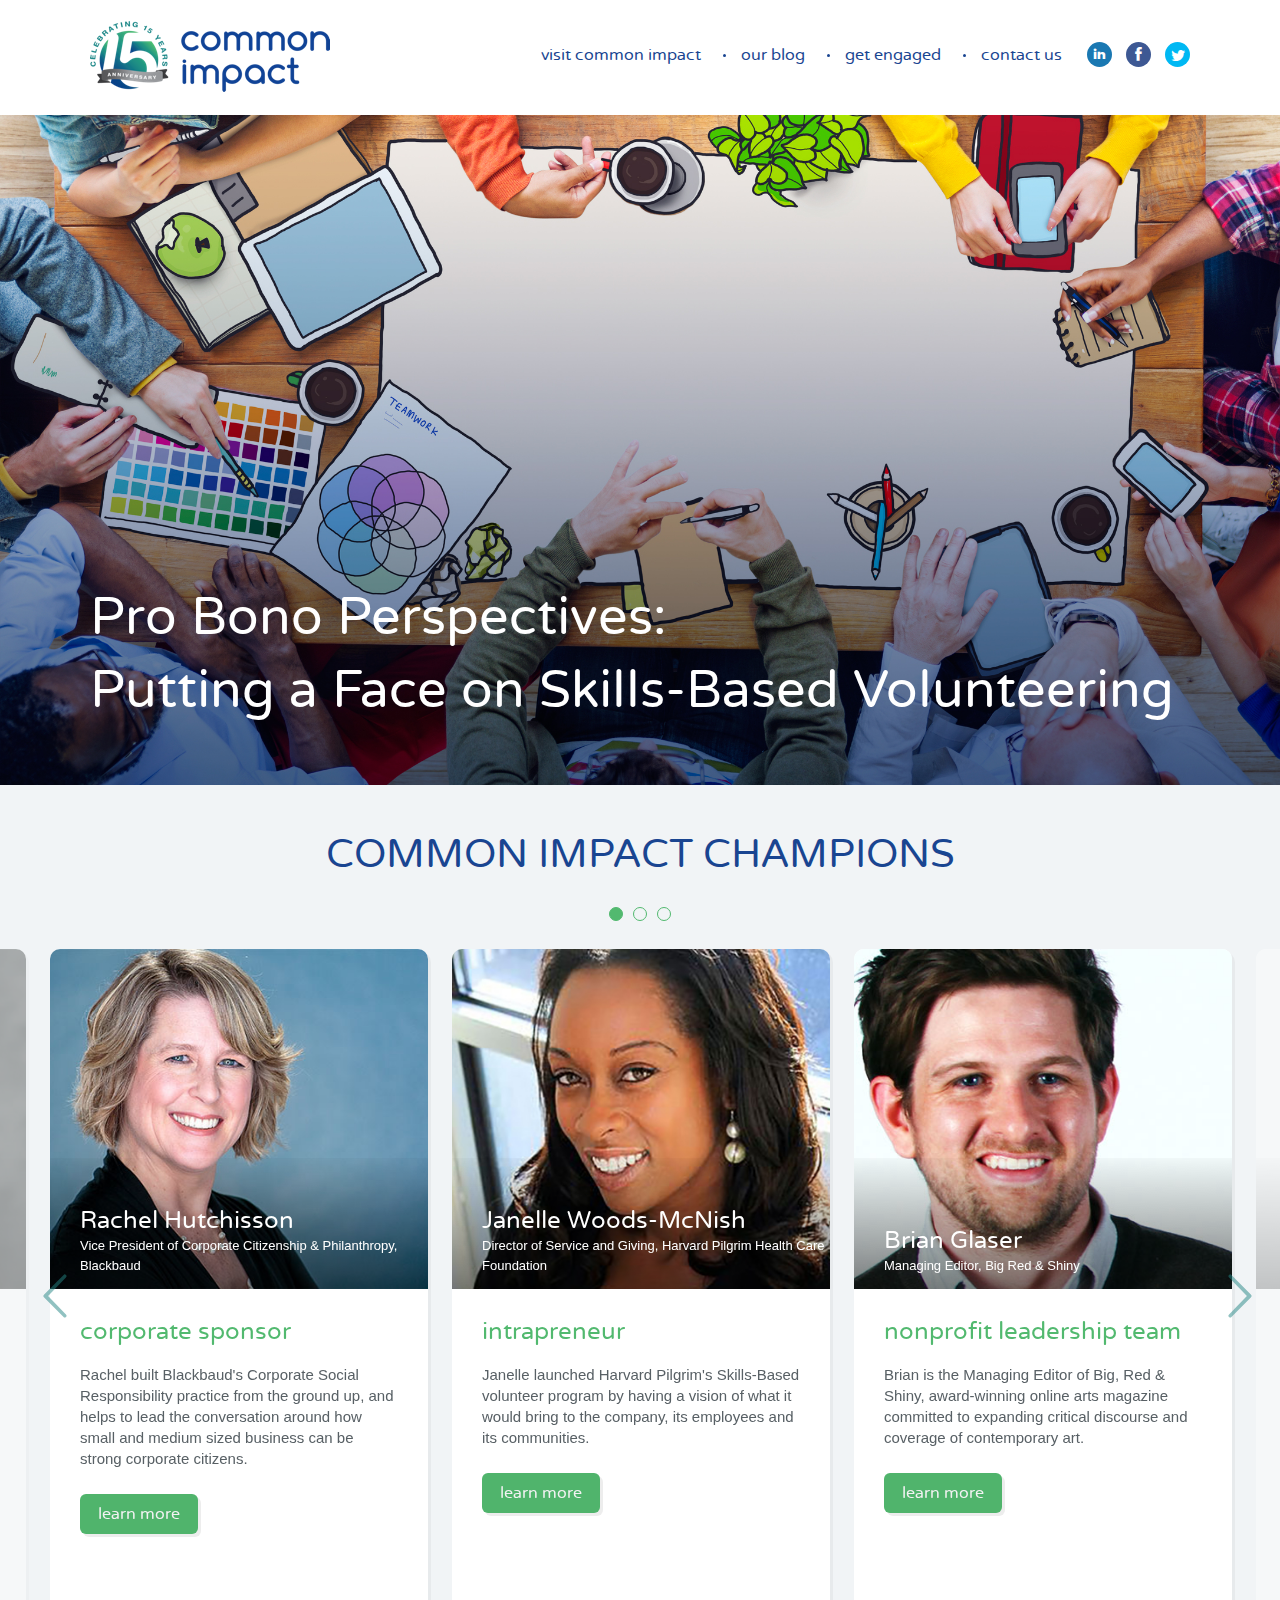
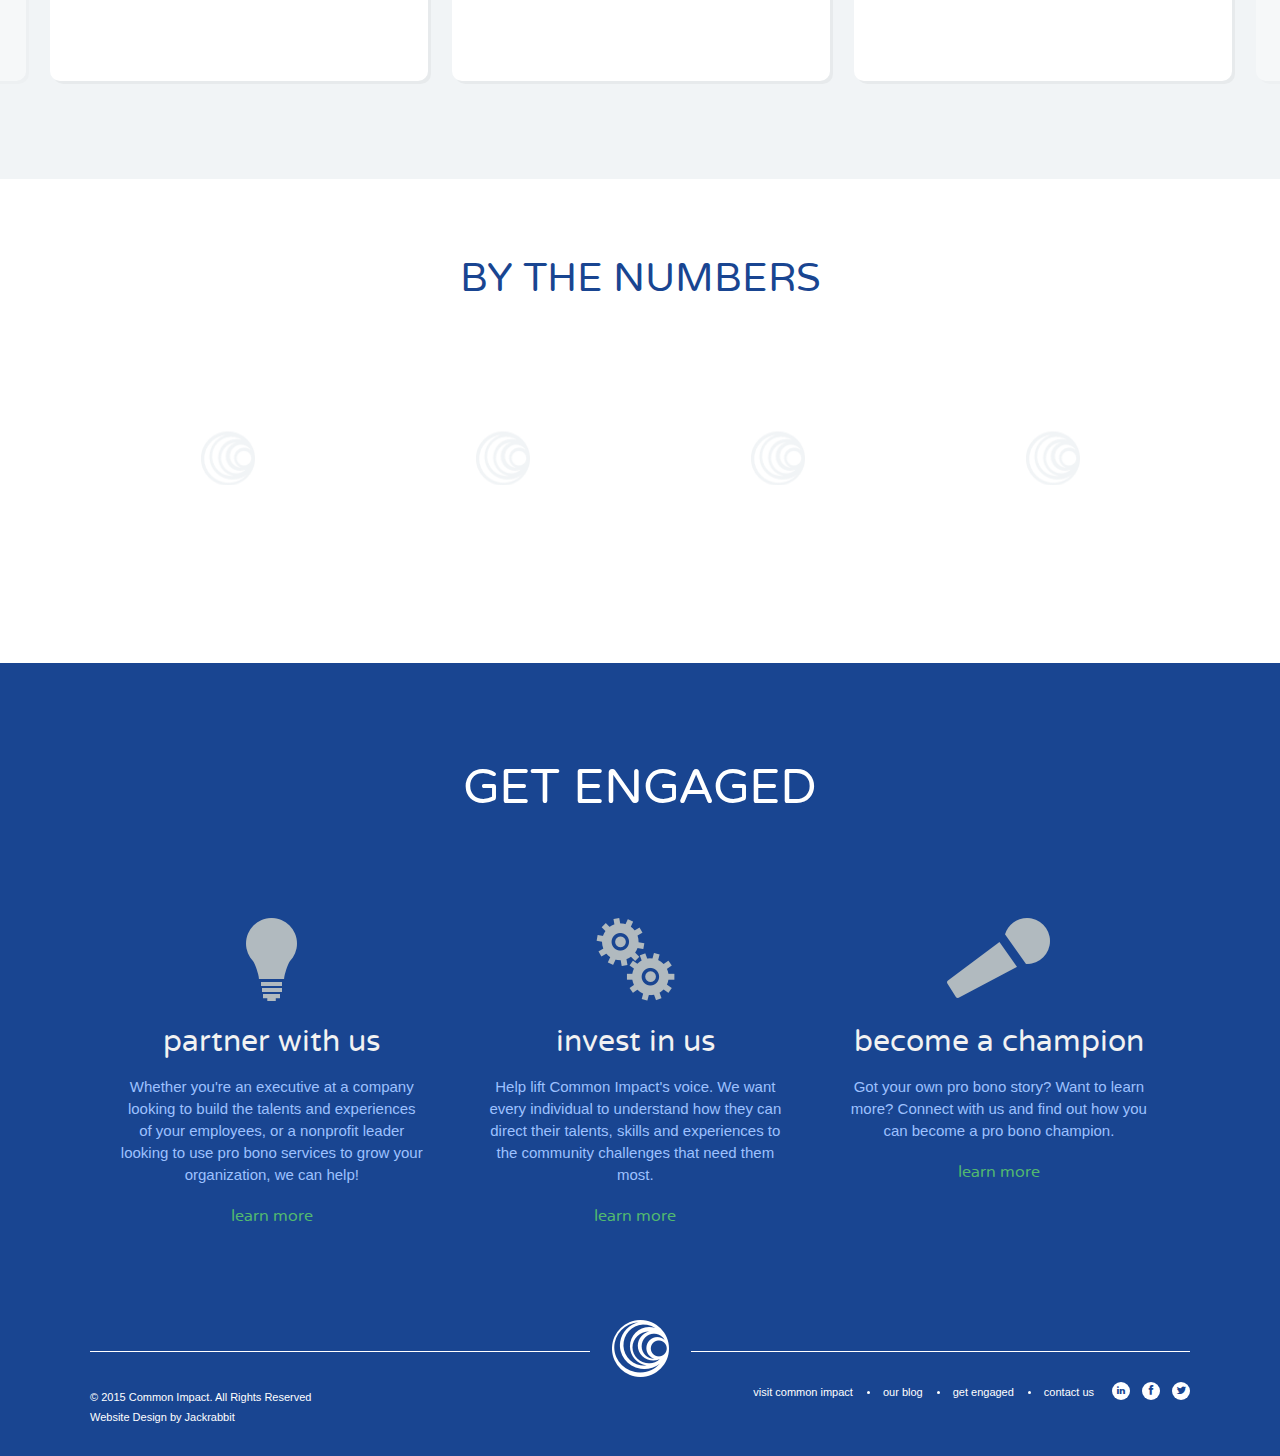
<file: _front/index.html>
<!DOCTYPE html>
<html lang="en">
<head>
    <meta charset="utf-8" />
    <meta name="MSSmartTagsPreventParsing" content="true" /><!--[if lte IE 9]><meta http-equiv="X-UA-Compatible" content="IE=Edge"/><![endif]-->
    <meta name="viewport" content="width=device-width, initial-scale=1, maximum-scale=1, user-scalable=no" />
    <title>Common Impact</title>
	<link type="text/css" rel="stylesheet" media="all" href="ui/css/style.css" />
    <link type="text/plain" rel="author" href="authors.txt" />
    <link type="image/x-icon" rel="shortcut icon" href="favicon.ico" />
    <script src="ui/js/modernizr.js"></script>
    <script src="ui/js/jquery.js" type="text/javascript"></script>
</head>
<body>
  
    <header id="header">
    	<div class="wrap clearfix">
        	<h1 id="logo" class="pull-left">
            	<a href="http://probonoperspectives.org/">
                	<img src="ui/images/logo.png" width="240" height="71" alt="" />
                </a>
            </h1>
            
            <div class="header-right pull-right hidden-s">
            	<div class="clearfix inner-wrap">
                	<div class="header-social pull-right">
                    	<a href="https://www.linkedin.com/grp/home?gid=678067" target="_blank"><i class="social-linkedin"></i></a>
                        <a href="https://www.facebook.com/pages/Common-Impact/95882185891" target="_blank"><i class="social-facebook"></i></a>
                        <a href="https://twitter.com/commonimpact" target="_blank"><i class="social-twitter"></i></a>
                    </div>
                	<nav id="main-nav" class="pull-right">
                    	<ul>
                        	<li><a href="http://commonimpact.org/" target="_blank">visit common impact</a></li>
                            <li><a href="http://commonimpact.org/blog/" target="_blank">our blog</a></li>
                            <li><a href="#getengaged">get engaged</a></li>
                            <li><a href="http://commonimpact.org/about/contact" target="_blank">contact us</a></li>
                        </ul>
                    </nav>
                </div>
            </div><!--header-right-->
        </div>
        
        <div id="toggle_menu_btn" class="visible-s"><span></span></div>
        
        <div id="mobile-menu-wrap">
        	<nav id="mobile-menu">
            	<ul>
                    <li><a href="http://commonimpact.org/" target="_blank">visit common impact</a></li>
                    <li><a href="http://commonimpact.org/blog/" target="_blank">our blog</a></li>
                    <li><a href="#getengaged">get engaged</a></li>
                    <li><a href="http://commonimpact.org/about/contact" target="_blank">contact us</a></li>
                </ul>
            </nav>
            
            <div class="header-social pull-right">
                <a href="https://www.linkedin.com/grp/home?gid=678067" target="_blank"><i class="social-linkedin"></i></a>
                <a href="https://www.facebook.com/pages/Common-Impact/95882185891" target="_blank"><i class="social-facebook"></i></a>
                <a href="https://twitter.com/commonimpact" target="_blank"><i class="social-twitter"></i></a>
            </div>
        </div>
    </header>
	
    
    <div id="hm-banner">
    	<ul>
        	<li>
            	<div class="banner-bg" style="background-image:url(ui/images/banner.jpg)"></div>
                <div class="banner-text">
                	<div class="wrap">
                    	<h2 style="max-width: 786px;"> Pro Bono Perspectives:</h2>
                    	<h2 style="max-width: 100%;">Putting a Face on Skills-Based Volunteering</h2>
                    </div>
                </div>
            </li>
        </ul>
    </div>


	<section id="champions-wrap" class="hm-module">
		<a name="bios"></a>
    	<h3>COMMON IMPACT CHAMPIONS</h3>
    	<ul id="champions">
        	
            
            <li>
            	<div class="flip-container">
                    <div class="flipper">
                        <div class="front">                        
                            <a href="janelle-bio.html"><div class="photo" style="background-image:url(ui/images/woods-mcnish-janelle.jpg)">
                            	<div class="info">
                                	<h5>Janelle Woods-McNish</h5>
                                    <span>Director of Service and Giving, Harvard Pilgrim Health Care Foundation</span>
                                </div> <!--info-->
                             </div> </a>
                             
                            <div class="content-wrap">
                                <h5><span>intrapreneur</span></h5>
                                <p>Janelle launched Harvard Pilgrim's Skills-Based volunteer program by having a vision of what it would bring to the company, its employees and its communities.</p>
                                <a href="#" class="btn light-green-1 flip-btn">learn more</a>
                            </div>
                        </div>
                        
                        <div class="back">
                            <div style="float:left; width:84%;">
                            <h4>Janelle Woods-McNish</h4>
                            </div>
                            <div style="float:right;"> 
                            <a href="#" class="btn light-green-2 flip-btn">X</a>
                            </div>
                            <div class="clearfix"></div>
                            <p>While Skills-Based volunteering is swiftly gaining popularity, it's still a relatively new concept for companies.  One of the keys to unlocking this critical resource are the intrapreneurs, the tireless innovators within companies,  who have a vision for how they can bring SBV to their workplace.  But how do you get started without a formal mandate or resources?</p>

<p>Read Janelle's story and learn how she shaped the business and philanthropic case for Skills-Based volunteering, and planted a seed early on that now results in an increase in employee engagement, skill development and impact on Harvard Pilgrim's philanthropic partners.</p>

							<a href="janelle-bio.html" class="btn light-green-3">read more</a>

                        </div>
                    </div>
                </div>
            </li>
            <li>
            	<div class="flip-container">
                    <div class="flipper">
                        <div class="front">                        
                            <a href="brian-bio.html"><div class="photo" style="background-image:url(ui/images/glaser-brian.jpg)">
                            	<div class="info">
                                	<h5>Brian Glaser</h5>
                                    <span>Managing Editor, Big Red &amp; Shiny</span>
                                </div> <!--info-->
                             </div> </a>
                             
                            <div class="content-wrap">
                                <h5><span>nonprofit leadership team</span></h5>
                                <p>Brian is the Managing Editor of Big, Red &amp; Shiny, award-winning online arts magazine committed to expanding critical discourse and coverage of contemporary art.</p>
                                <a href="#" class="btn light-green-1 flip-btn">learn more</a>
                            </div>
                        </div>
                        
                        <div class="back">
                            <div style="float:left;">
                            <h4>Brian Glaser</h4>
                            </div>
                            <div style="float:right;"> 
                            <a href="#" class="btn light-green-2 flip-btn">X</a>
                            </div>
                            <div class="clearfix"></div>
                            <p>Many nonprofits rely on volunteers - traditional and Skills-Based - to power their operations. By identifying how to channel the passion and skills of those volunteers, while also accepting their limitations, organizations are able to amplify the impact those individuals have -- in an environment where every hour counts.</p>

<p>Read Brian's story, and how he along with teams of short and long term Skills-Based volunteers brought Big, Red &amp; Shiny to life.</p>

							<a href="brian-bio.html" class="btn light-green-3">read more</a>

                        </div>
                    </div>
                </div>
            </li>
            
            <li>
            	<div class="flip-container">
                    <div class="flipper">
                        <div class="front">                        
                           <a href="anmol-bio.html"> <div class="photo" style="background-image:url(ui/images/nehra-anmol2.jpg)">
                            	<div class="info">
                                	<h5>Anmol Mehra</h5>
                                    <span>Board Chair, Urbanity Dance</span>
                                </div> <!--info-->
                             </div> </a>
                             
                            <div class="content-wrap">
                                <h5><span>nonprofit board member</span></h5>
                                <p>Anmol is the Board of Directors for a growing Boston-area nonprofit, Urbanity Dance, that inspires, engages, and emplowers individuals and communities through the art of dance and movement.</p>
                                <a href="#" class="btn light-green-1 flip-btn">learn more</a>
                            </div>
                        </div>
                        
                        <div class="back">
                            <div style="float:left;">
                            <h4>Anmol Mehra</h4>
                            </div>
                            <div style="float:right;"> 
                            <a href="#" class="btn light-green-2 flip-btn">X</a>
                            </div>
                            <div class="clearfix"></div>
                            <p>In order to become a long term and strategic resource for an organization, Skills-Based volunteering needs to be embraced and prioritized by an organization's Board of Directors.</p>

<p>Read Anmol's story and hear how he recognized how Skills-Based volunteering helped equip a small and growing organization with the infastructure and skills its staff needed to sustain its work.</p>

							<a href="anmol-bio.html" class="btn light-green-3">read more</a>

                        </div>
                    </div>
                </div>
            </li>
            <li>
            	<div class="flip-container">
                    <div class="flipper">
                        <div class="front">                        
                            <a href="michelle-bio.html"><div class="photo" style="background-image:url(ui/images/judge-michelle.jpg)">
                            	<div class="info">
                                	<h5>Michelle Judge</h5> 
                                    <span>Vice President of Implementations, Fidelity Investments</span>
                                </div> <!--info-->
                             </div> </a>
                             
                            <div class="content-wrap">
                                <h5><span>purpose-driven employee</span></h5>
                                <p>Michelle was hand-selected to participate in Fidelity Investments' community-based talent development program, designed to develop conscious leadership capabilities of the company's strongest performers.  </p>
                                <a href="#" class="btn light-green-1 flip-btn">learn more</a>
                            </div>
                        </div>
                        
                        <div class="back"> 
                            <div style="float:left;">
                            <h4>Michelle Judge</h4>
                            </div>
                            <div style="float:right;"> 
                            <a href="#" class="btn light-green-2 flip-btn">X</a>
                            </div>
                            <div class="clearfix"></div>
                            <p>Skills based volunteering can be one of the most effective ways to develop the skills you need to build a successful career in today's workforce.  Whether you're a few years into your career and looking to deepen your functional expertise, or ready to take on the next level of leadership and want to better understand how to manage people and more complex, strategic challenges, Skills-Based volunteering provides an experience based path to honing those skills -- all while making a measureable impact on your community.</p>

<p>Read Michelle's story and learn how she channeled a life long committment to service into a tangible, meaningful growth opportunity for her career.</p>
                            
                            <a href="michelle-bio.html" class="btn light-green-3">read more</a>

							
                        </div>
                    </div>
                </div>
            </li>
            <li>
            	<div class="flip-container">
                    <div class="flipper">
                        <div class="front">                        
                           <a href="rachel-bio.html"> <div class="photo" style="background-image:url(ui/images/hutchisson-rachel.jpg)">
                            	<div class="info">
                                	<h5>Rachel Hutchisson</h5>
                                    <span>Vice President of Corporate Citizenship &amp; Philanthropy, Blackbaud</span>
                                </div> <!--info-->
                             </div> </a>
                             
                            <div class="content-wrap">
                                <h5><span>corporate sponsor</span></h5>
                                <p>Rachel built Blackbaud's Corporate Social Responsibility practice from the ground up, and helps to lead the conversation around how small and medium sized business can be strong corporate citizens.</p>
                                <a href="#" class="btn light-green-1 flip-btn">learn more</a>
                            </div>
                        </div>
                        
                        <div class="back">
                            <div style="float:left;">
                            <h4>Rachel Hutchisson</h4>
                            </div>
                            <div style="float:right;"> 
                            <a href="#" class="btn light-green-2 flip-btn">X</a>
                            </div>
                            <div class="clearfix"></div>
                            <p>Skills-Based Volunteering is not limited to large companies or significant team-based initiatives.  Skills-Based volunteering is all around us.  There are few skills and experiences that are not valuable to the nonprofits in our community -- it's just a matter of making the connection!</p>

<p>Hear Rachel's story and learn how to approach "doing good" no matter what your background and experiences might be.</p>

							<a href="rachel-bio.html" class="btn light-green-3">read more</a>

                        </div>
                    </div>
                </div>
            </li> 
        </ul>
    </section>
    
    
    <section id="numbers-wrapper" class="hm-module">
    	<h3>By the Numbers</h3>
        
        <div class="wrap">
        	<ul id="circle-numbers">   
        		<li data-percent="100">
                	<div class="circle-border"></div>
                	<svg width="245" height="245">
					  <circle class="outer" cx="50%" cy="50%" r="120" transform="rotate(-90, 122, 122)"/>
					</svg> 
                    
                    <div class="data-box">
                    	<div class="icon" style="background-image:url(ui/images/num-icon-3.jpg)"></div>
                        <h4><b class="timer" id="raised" data-to="13.2" data-speed="840"></b>M</h4>
                        <p>invested</p>
                    </div>
                </li>           
                <li data-percent="100">
                	<div class="circle-border"></div>
                	<svg width="245" height="245">
					  <circle class="outer" cx="50%" cy="50%" r="120" transform="rotate(-90, 122, 122)"/>
					</svg>
                    
                    <div class="data-box">
                    	<div class="icon" style="background-image:url(ui/images/num-icon-1.jpg)"></div>
                        <h4><b class="timer" id="hours" data-to="105000" data-speed="730"></b></h4>
                        <p>hours dedicated</p>
                    </div> 
                </li>
                
                <li data-percent="100">
                	<div class="circle-border"></div>
                	<svg width="245" height="245">
					  <circle class="outer" cx="50%" cy="50%" r="120" transform="rotate(-90, 122, 122)"/>
					</svg>
                    
                    <div class="data-box">
                    	<div class="icon" style="background-image:url(ui/images/num-icon-2.png)"></div>
                        <h4><b class="timer" id="completed" data-to="100" data-speed="780"></b>%</h4>
                        <p>nonprofit satisfaction</p>
                    </div>
                </li>
                <li data-percent="100">
                	<div class="circle-border"></div>
                	<svg width="245" height="245">
					  <circle class="outer" cx="50%" cy="50%" r="120" transform="rotate(-90, 122, 122)"/>
					</svg> 
                    
                    <div class="data-box">
                    	<div class="icon" style="background-image:url(ui/images/num-icon-4.png)"></div>
                        <h4><b class="timer" id="volunteers" data-to="80" data-speed="855"></b>%</h4>
                        <p>employee skill development</p>
                    </div>
                </li>
            </ul>
        </div>
    </section><!--numbers-->
    
    
    <section id="engaged-wrapper" class="hm-module">
    	<h2><a name="getengaged">GET ENGAGED</a></h2>
    	<div class="wrap">     	
            <ul id="engaged-box">
            	<li>
                	<div class="icon">
                    	<img src="ui/images/ICON-1.png" width="51" height="83" alt="" />
                    </div>
                    <h4><a href="http://commonimpact.org/partners/overview ">partner with us</a></h4>
                    <p>Whether you're an executive at a company looking to build the talents and experiences of your employees, or a nonprofit leader looking to use pro bono services to grow your organization, we can help! </p>
                    <a href="http://commonimpact.org/partners/overview" target="_blank" class="link green-link">learn more</a>
                </li>
                <li>
                	<div class="icon">
                    	<img src="ui/images/ICON-.png" width="79" height="83" alt="" />
                    </div>
                    <h4><a href="https://www.networkforgood.org/donation/MakeDonation.aspx?ORGID2=300440394">invest in us</a></h4>
                    <p>Help lift Common Impact's voice.  We want every individual to understand how they can direct their talents, skills and experiences to the community challenges that need them most. </p>
                    <a href="https://www.networkforgood.org/donation/MakeDonation.aspx?ORGID2=300440394" target="_blank" class="link green-link">learn more</a>
                </li>
                <li>
                	<div class="icon">
                    	<img src="ui/images/ICON-3.png" width="103" height="80" alt="" />
                    </div>
                    <h4><a href="mailto:info@commonimpact.org ">become a champion</a></h4>
                    <p>Got your own pro bono story?  Want to learn more?  Connect with us and find out how you can become a pro bono champion.  </p>
                    <a href="mailto:info@commonimpact.org" target="_blank" class="link green-link">learn more</a>
                </li>
            </ul>
        </div>
    </section>
    
    
    <footer id="footer">
    	<div class="wrap">
        	<div class="f-logo">
            	<h2>
                	<a href="http://commonimpact.org/" target="_blank"><img src="ui/images/f-logo.png" width="57" height="57" alt="" /></a>
                </h2>
            </div><!--f-logo-->
            
            <div class="clearfix f-row-two">
            	<div class="f-nav-wrap pull-right">
                	<nav class="f-main-menu pull-left hidden-s">
                    	<ul>
                        	<li><a href="http://commonimpact.org/" target="_blank">visit common impact</a></li>
                            <li><a href="http://commonimpact.org/blog/" target="_blank">our blog</a></li>
                            <li><a href="#getengaged">get engaged</a></li>
                            <li><a href="http://commonimpact.org/about/contact" target="_blank">contact us</a></li>
                        </ul>
                    </nav>
                    
                    <div class="f-social pull-left">
                    	<a href="https://www.linkedin.com/grp/home?gid=678067" target="_blank"><i class="social-linkedin"></i></a>
                        <a href="https://www.facebook.com/pages/Common-Impact/95882185891" target="_blank"><i class="social-facebook"></i></a>
                        <a href="https://twitter.com/commonimpact" target="_blank"><i class="social-twitter"></i></a>
                    </div>
                </div><!--right-->
                
            	<div class="pull-left f-right">
                	<div class="box">
                    	<p>&copy; 2015 Common Impact. All Rights Reserved</p>
                    </div>
                    <div class="box">
                    	<span class="jackrabbit"><a href="http://www.jumpingjackrabbit.com" title="Website Design by Jackrabbit" target="_blank">Website Design</a> by <a href="http://www.jumpingjackrabbit.com" title="Website Design by Jackrabbit" target="_blank">Jackrabbit</a></span>
                    </div>
                </div>
            </div>
        </div>
    </footer>
    
        
        
    <script src="ui/js/jquery.plugins.js" type="text/javascript"></script>
    <script src="ui/js/jquery.init.js" type="text/javascript"></script>    
    
<script>
  (function(i,s,o,g,r,a,m){i['GoogleAnalyticsObject']=r;i[r]=i[r]||function(){
  (i[r].q=i[r].q||[]).push(arguments)},i[r].l=1*new Date();a=s.createElement(o),
  m=s.getElementsByTagName(o)[0];a.async=1;a.src=g;m.parentNode.insertBefore(a,m)
  })(window,document,'script','//www.google-analytics.com/analytics.js','ga');

  ga('create', 'UA-38844878-2', 'auto');
  ga('send', 'pageview');

</script>

</body>
</html>
</file>
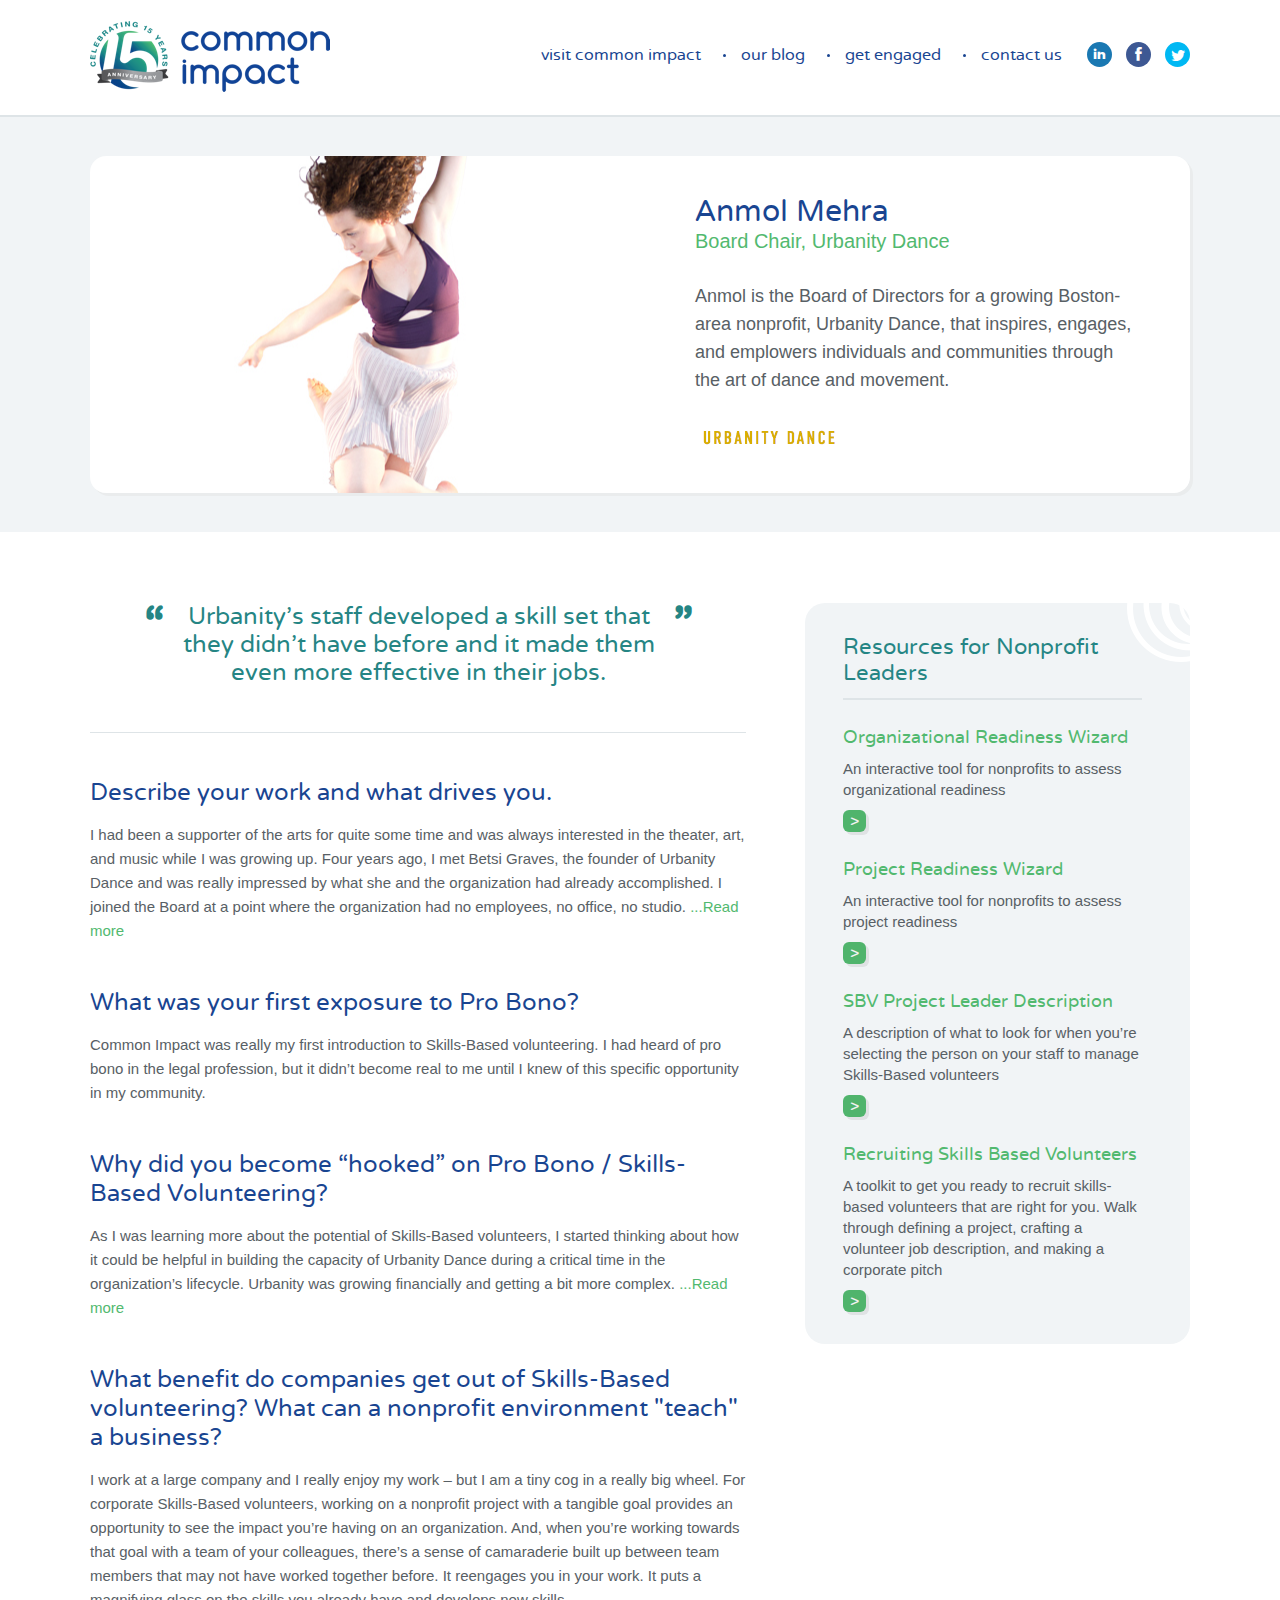
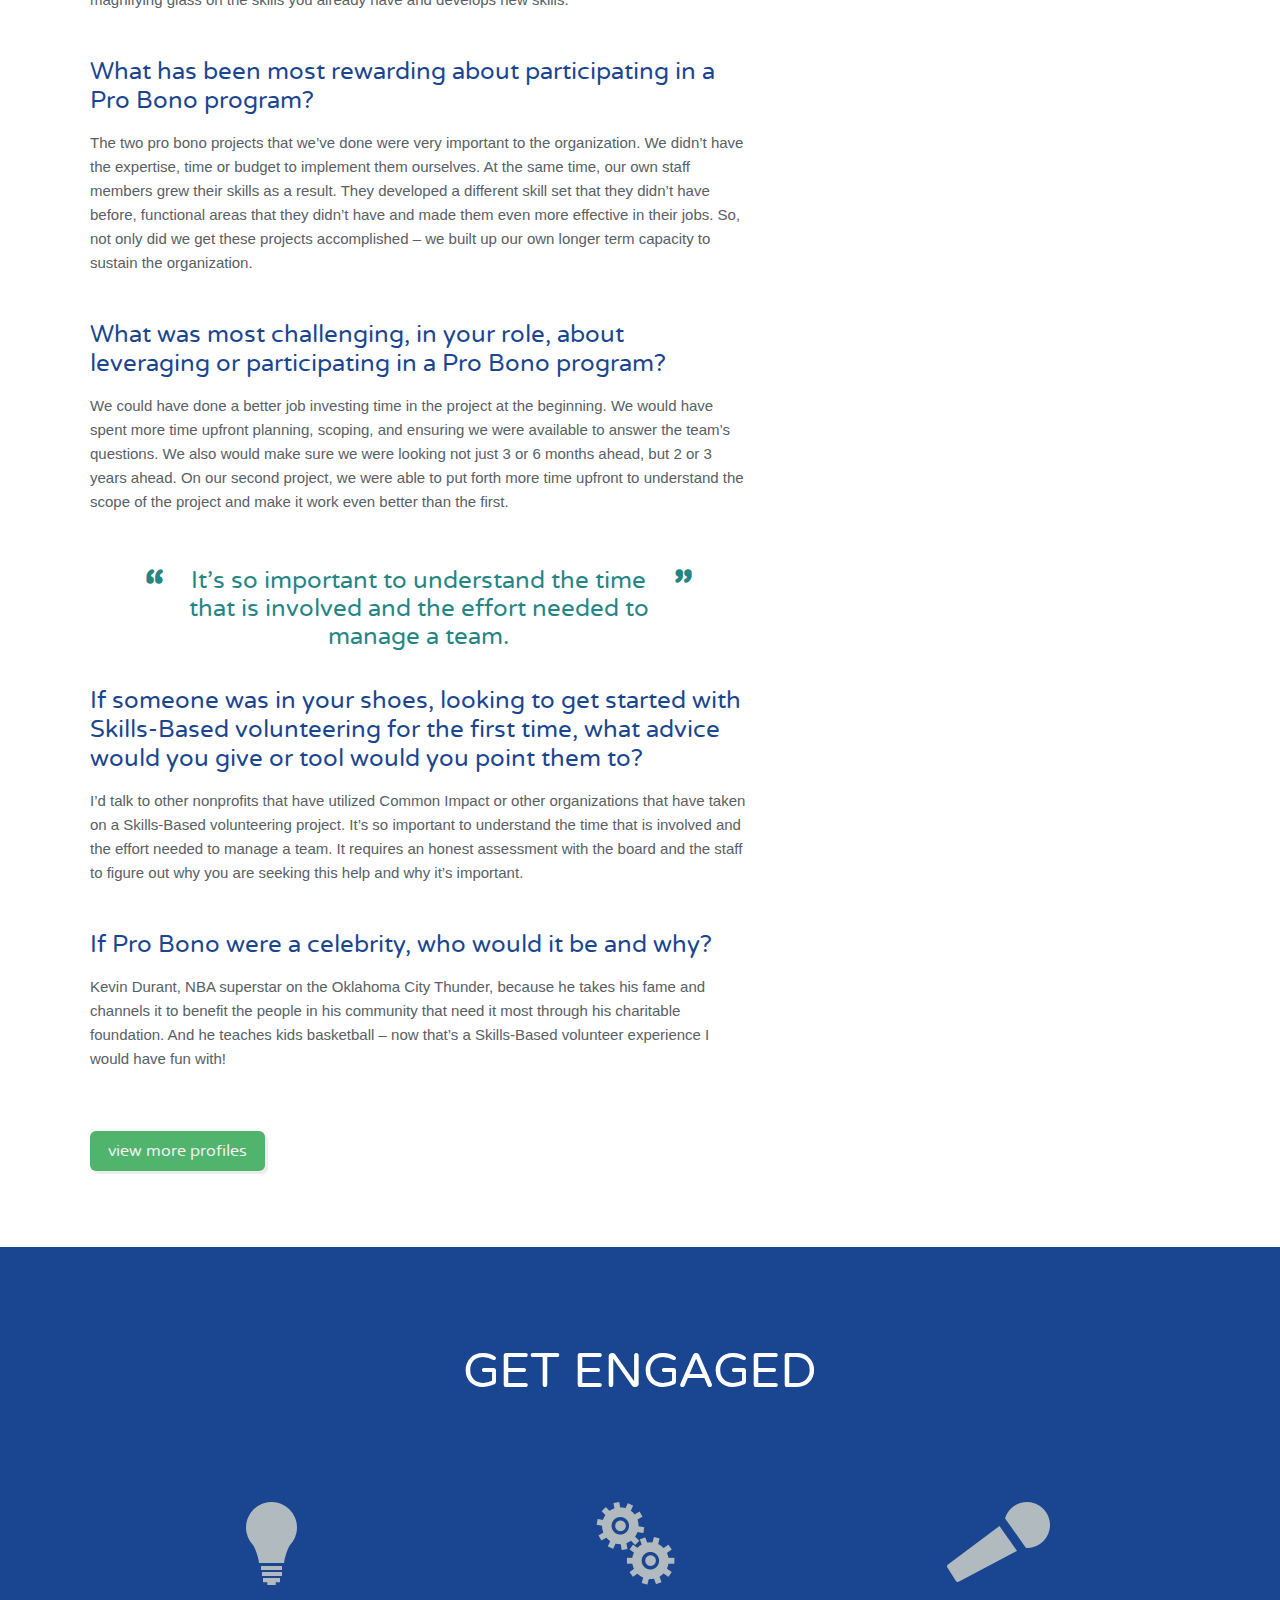
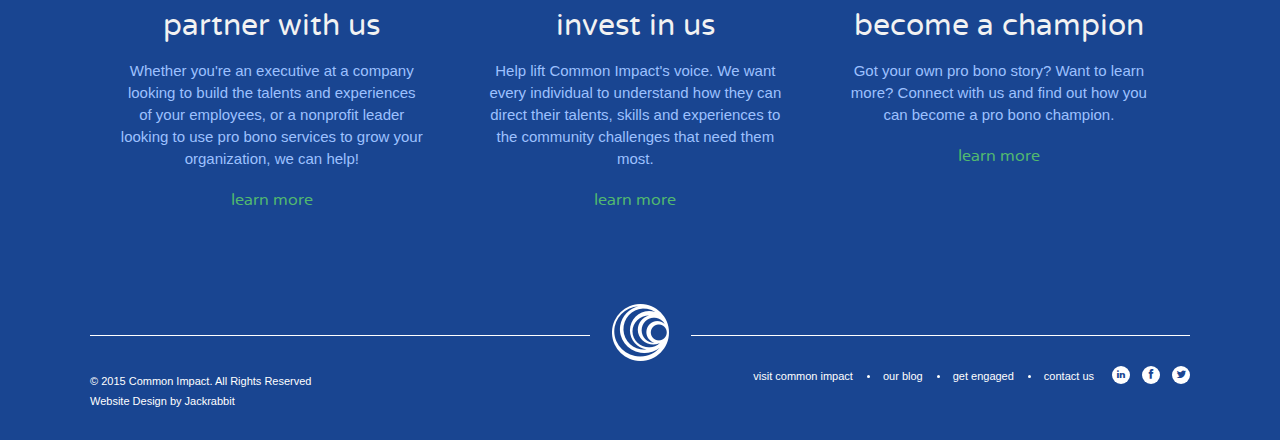
<file: _front/anmol-bio.html>
<!DOCTYPE html>
<html lang="en">
<head>
    <meta charset="utf-8" />
    <meta name="MSSmartTagsPreventParsing" content="true" /><!--[if lte IE 9]><meta http-equiv="X-UA-Compatible" content="IE=Edge"/><![endif]-->
    <meta name="viewport" content="width=device-width, initial-scale=1, maximum-scale=1, user-scalable=no" />
    <title>Common Impact</title>
	<link type="text/css" rel="stylesheet" media="all" href="ui/css/style.css" />
    <link type="text/plain" rel="author" href="authors.txt" />
    <link type="image/x-icon" rel="shortcut icon" href="favicon.ico" />
    <script src="ui/js/modernizr.js"></script>
    <script src="ui/js/jquery.js" type="text/javascript"></script>
</head>
<body>

     <header id="header">
    	<div class="wrap clearfix">
        	<h1 id="logo" class="pull-left">
            	<a href="http://probonoperspectives.org/">
                	<img src="ui/images/logo.png" width="240" height="71" alt="" />
                </a>
            </h1>

            <div class="header-right pull-right hidden-s">
            	<div class="clearfix inner-wrap">
                	<div class="header-social pull-right">
                    	<a href="https://www.linkedin.com/grp/home?gid=678067" target="_blank"><i class="social-linkedin"></i></a>
                        <a href="https://www.facebook.com/pages/Common-Impact/95882185891" target="_blank"><i class="social-facebook"></i></a>
                        <a href="https://twitter.com/commonimpact" target="_blank"><i class="social-twitter"></i></a>
                    </div>
                	<nav id="main-nav" class="pull-right">
                    	<ul>
                        	<li><a href="http://commonimpact.org/" target="_blank">visit common impact</a></li>
                            <li><a href="http://commonimpact.org/blog/" target="_blank">our blog</a></li>
                            <li><a href="#getengaged">get engaged</a></li>
                            <li><a href="http://commonimpact.org/about/contact" target="_blank">contact us</a></li>
                        </ul>
                    </nav>
                </div>
            </div><!--header-right-->
        </div>

        <div id="toggle_menu_btn" class="visible-s"><span></span></div>

        <div id="mobile-menu-wrap">
        	<nav id="mobile-menu">
            	<ul>
                    <li><a href="http://commonimpact.org/" target="_blank">visit common impact</a></li>
                    <li><a href="http://commonimpact.org/blog/" target="_blank">our blog</a></li>
                    <li><a href="#getengaged">get engaged</a></li>
                    <li><a href="http://commonimpact.org/about/contact" target="_blank">contact us</a></li>
                </ul>
            </nav>

            <div class="header-social pull-right">
                <a href="https://www.linkedin.com/grp/home?gid=678067" target="_blank"><i class="social-linkedin"></i></a>
                <a href="https://www.facebook.com/pages/Common-Impact/95882185891" target="_blank"><i class="social-facebook"></i></a>
                <a href="https://twitter.com/commonimpact" target="_blank"><i class="social-twitter"></i></a>
            </div>
        </div>
    </header>

    <section id="champion-top">
        <div class="wrap clearfix">
            <div class="top-container">
                <div class="left rachel" style="background-image:url(ui/images/nehra-anmol2.jpg);">

                </div>
                <div class="right">
                    <h3>Anmol Mehra</h3>
                    <h5>Board Chair, Urbanity Dance</h5>
                    <p>Anmol is the Board of Directors for a growing Boston-area nonprofit, Urbanity Dance, that inspires, engages, and emplowers individuals and communities through the art of dance and movement.</p>
                    <img src="ui/images/urbanitydance2.png" width="150" alt="" />
                </div>
            </div>
        </div>
    </section>

    <section id="champion-bio">
        <div class="wrap shadow clearfix">
            <div class="left">
                <ul>
                    <li class="quote">“</li>
                    <li><h2>Urbanity's staff developed a skill set that they didn't have before and it made them even more effective in their jobs.</h2></li>
                    <li class="quote">”</li>
                </ul>
                <div class="spacer"></div>
                <h3 class="firsth3">Describe your work and what drives you.</h3>

                <p>I had been a supporter of the arts for quite some time and was always interested in the theater, art, and music while I was growing up.  Four years ago, I met Betsi Graves, the founder of Urbanity Dance and was really impressed by what she and the organization had already accomplished.  I joined the Board at a point where the organization had no employees, no office, no studio. <span id="restOfArticle" style="display:none">Betsi wanted to take the organization to a new level.<br />
                <br />
                It has been eye opening that I have areas of expertise that is of real value to the community.  Board service, to me, has been about helping the organization to grow by making sure it adheres to its value system and is financially sound.  It’s been rewarding to watch the organization succeed and grow.<br />
                <br />
                It’s refreshing to be involved in a really small organization where your thoughts and ideas get implemented and you can see the impact really quickly.</span><a onclick="showMoreOrLess(this,'restOfArticle');" class="readmore">...Read more</a></p>


                <h3>What was your first exposure to Pro Bono?</h3>

                <p>Common Impact was really my first introduction to Skills-Based volunteering.  I had heard of pro bono in the legal profession, but it didn’t become real to me until I knew of this specific opportunity in my community.</p>

                <h3>Why did you become “hooked” on Pro Bono / Skills-Based Volunteering?</h3>

                <p>As I was learning more about the potential of Skills-Based volunteers, I started thinking about how it could be helpful in building the capacity of Urbanity Dance during a critical time in the organization’s lifecycle. Urbanity was growing financially and getting a bit more complex. <span id="restOfArticle2" style="display:none">Despite my financial background, we needed help building our financial systems, for day to day management and strategic decision making.<br />
    			<br />
                The use of a team of corporate finance professionals was a great experience, and an opportunity to leverage the expertise of people that were willing to provide their services at almost no cost.  Common Impact made sure the team had the right skills, stayed engaged throughout, and that the project progressed as planned.<br />
                <br />
                Our initial project helped lay the infrastructure for what we do now – without this resource, this would have cost us a lot of time and money, neither of which we had.</span><a onclick="showMoreOrLess(this,'restOfArticle2');" class="readmore">...Read more</a></p>

                <h3>What benefit do companies get out of Skills-Based volunteering? What can a nonprofit environment "teach" a business?</h3>

                <p>I work at a large company and I really enjoy my work – but I am a tiny cog in a really big wheel.  For corporate Skills-Based volunteers, working on a nonprofit project with a tangible goal provides an opportunity to see the impact you’re having on an organization.  And, when you’re working towards that goal with a team of your colleagues, there’s a sense of camaraderie built up between team members that may not have worked together before.  It reengages you in your work.  It puts a magnifying glass on the skills you already have and develops new skills.</p>


                <h3>What has been most rewarding about participating in a Pro Bono program?</h3>
                <p>The two pro bono projects that we’ve done were very important to the organization.  We didn’t have the expertise, time or budget to implement them ourselves.  At the same time, our own staff members grew their skills as a result.  They developed a different skill set that they didn’t have before, functional areas that they didn’t have and made them even more effective in their jobs.  So, not only did we get these projects accomplished – we built up our own longer term capacity to sustain the organization.</p>

                <h3>What was most challenging, in your role, about leveraging or participating in a Pro Bono program?</h3>
                <p>We could have done a better job investing time in the project at the beginning.  We would have spent more time upfront planning, scoping, and ensuring we were available to answer the team’s questions.  We also would make sure we were looking not just 3 or 6 months ahead, but 2 or 3 years ahead.  On our second project, we were able to put forth more time upfront to understand the scope of the project and make it work even better than the first.</p>

                <ul class="second-ul">
                    <li class="quote">“</li>
                    <li><h2>It’s so important to understand the time that is involved and the effort needed to manage a team.</h2></li>
                    <li class="quote">”</li>
                </ul>


                <h3>If someone was in your shoes, looking to get started with Skills-Based volunteering for the first time, what advice would you give or tool would you point them to?</h3>
                <p>I’d talk to other nonprofits that have utilized Common Impact or other organizations that have taken on a Skills-Based volunteering project.  It’s so important to understand the time that is involved and the effort needed to manage a team.  It requires an honest assessment with the board and the staff to figure out why you are seeking this help and why it’s important. </p>

                <h3>If Pro Bono were a celebrity, who would it be and why?</h3>
                <p class="last">Kevin Durant, NBA superstar on the Oklahoma City Thunder, because he takes his fame and channels it to benefit the people in his community that need it most through his charitable foundation.  And he teaches kids basketball – now that’s a Skills-Based volunteer experience I would have fun with!</p>
                <a href="http://probonoperspectives.org/#bios" class="btn light-green-1">view more profiles</a>
            </div>

            <div class="right">
            <a href="http://commonimpact.org/resources/category/nonprofit" target="_blank" ><div class="sidebarbg"></div></a>
                <div class="sidebar">
                    <h3>Resources for Nonprofit Leaders</h3>
                    <div class="sidespacer"></div>
                    <h4>Organizational Readiness Wizard</h4>
                    <p>An interactive tool for nonprofits to assess organizational readiness</p>
                    <a href="http://commonimpact.org/resources/post/organizational-readiness-wizard1" target="_blank" class="btn2 light-green-1">&gt;</a>
                    <h4>Project Readiness Wizard</h4>
                    <p>An interactive tool for nonprofits to assess project readiness</p>
                    <a href="http://commonimpact.org/resources/post/project-readiness-wizard" target="_blank" class="btn2 light-green-1">&gt;</a>
                    <h4>SBV Project Leader Description</h4>
                    <p>A description of what to look for when you’re selecting the person on your staff to manage Skills-Based volunteers</p>
                    <a href="http://commonimpact.org/resources/post/sbv-project-leader-description" target="_blank" class="btn2 light-green-1">&gt;</a>
                    <h4>Recruiting Skills Based Volunteers</h4>
                    <p>A toolkit to get you ready to recruit skills-based volunteers that are right for you.  Walk through defining a project, crafting a volunteer job description, and making a corporate pitch</p>
                    <a href="http://commonimpact.org/resources/post/recruiting-skills-based-volunteers" target="_blank" class="btn2 light-green-1">&gt;</a>
                </div>
            </div>
        </div>
    </section>


    <section id="engaged-wrapper" class="hm-module">
    	<h2><a name="getengaged">GET ENGAGED</a></h2>
    	<div class="wrap">
            <ul id="engaged-box">
            	<li>
                	<div class="icon">
                    	<img src="ui/images/ICON-1.png" width="51" height="83" alt="" />
                    </div>
                    <h4><a href="http://commonimpact.org/partners/overview ">partner with us</a></h4>
                    <p>Whether you're an executive at a company looking to build the talents and experiences of your employees, or a nonprofit leader looking to use pro bono services to grow your organization, we can help! </p>
                    <a href="http://commonimpact.org/partners/overview" target="_blank" class="link green-link">learn more</a>
                </li>
                <li>
                	<div class="icon">
                    	<img src="ui/images/ICON-.png" width="79" height="83" alt="" />
                    </div>
                    <h4><a href="https://www.networkforgood.org/donation/MakeDonation.aspx?ORGID2=300440394">invest in us</a></h4>
                    <p>Help lift Common Impact's voice.  We want every individual to understand how they can direct their talents, skills and experiences to the community challenges that need them most. </p>
                    <a href="https://www.networkforgood.org/donation/MakeDonation.aspx?ORGID2=300440394" target="_blank" class="link green-link">learn more</a>
                </li>
                <li>
                	<div class="icon">
                    	<img src="ui/images/ICON-3.png" width="103" height="80" alt="" />
                    </div>
                    <h4><a href="mailto:info@commonimpact.org ">become a champion</a></h4>
                    <p>Got your own pro bono story?  Want to learn more?  Connect with us and find out how you can become a pro bono champion.  </p>
                    <a href="mailto:info@commonimpact.org" target="_blank" class="link green-link">learn more</a>
                </li>
            </ul>
        </div>
    </section>


<footer id="footer">
    	<div class="wrap">
        	<div class="f-logo">
            	<h2>
                	<a href="http://commonimpact.org/" target="_blank"><img src="ui/images/f-logo.png" width="57" height="57" alt="" /></a>
                </h2>
            </div><!--f-logo-->

            <div class="clearfix f-row-two">
            	<div class="f-nav-wrap pull-right">
                	<nav class="f-main-menu pull-left hidden-s">
                    	<ul>
                        	<li><a href="http://commonimpact.org/" target="_blank">visit common impact</a></li>
                            <li><a href="http://commonimpact.org/blog/" target="_blank">our blog</a></li>
                            <li><a href="#getengaged">get engaged</a></li>
                            <li><a href="http://commonimpact.org/about/contact" target="_blank">contact us</a></li>
                        </ul>
                    </nav>

                    <div class="f-social pull-left">
                    	<a href="https://www.linkedin.com/grp/home?gid=678067" target="_blank"><i class="social-linkedin"></i></a>
                        <a href="https://www.facebook.com/pages/Common-Impact/95882185891" target="_blank"><i class="social-facebook"></i></a>
                        <a href="https://twitter.com/commonimpact" target="_blank"><i class="social-twitter"></i></a>
                    </div>
                </div><!--right-->

            	<div class="pull-left f-right">
                	<div class="box">
                    	<p>&copy; 2015 Common Impact. All Rights Reserved</p>
                    </div>
                    <div class="box">
                    	<span class="jackrabbit"><a href="http://www.jumpingjackrabbit.com" title="Website Design by Jackrabbit" target="_blank">Website Design</a> by <a href="http://www.jumpingjackrabbit.com" title="Website Design by Jackrabbit" target="_blank">Jackrabbit</a></span>
                    </div>
                </div>
            </div>
        </div>
    </footer>



    <script src="ui/js/jquery.plugins.js" type="text/javascript"></script>
    <script src="ui/js/jquery.init.js" type="text/javascript"></script>

<script>
  (function(i,s,o,g,r,a,m){i['GoogleAnalyticsObject']=r;i[r]=i[r]||function(){
  (i[r].q=i[r].q||[]).push(arguments)},i[r].l=1*new Date();a=s.createElement(o),
  m=s.getElementsByTagName(o)[0];a.async=1;a.src=g;m.parentNode.insertBefore(a,m)
  })(window,document,'script','//www.google-analytics.com/analytics.js','ga');

  ga('create', 'UA-38844878-2', 'auto');
  ga('send', 'pageview');

</script>

</body>
</html>
</file>
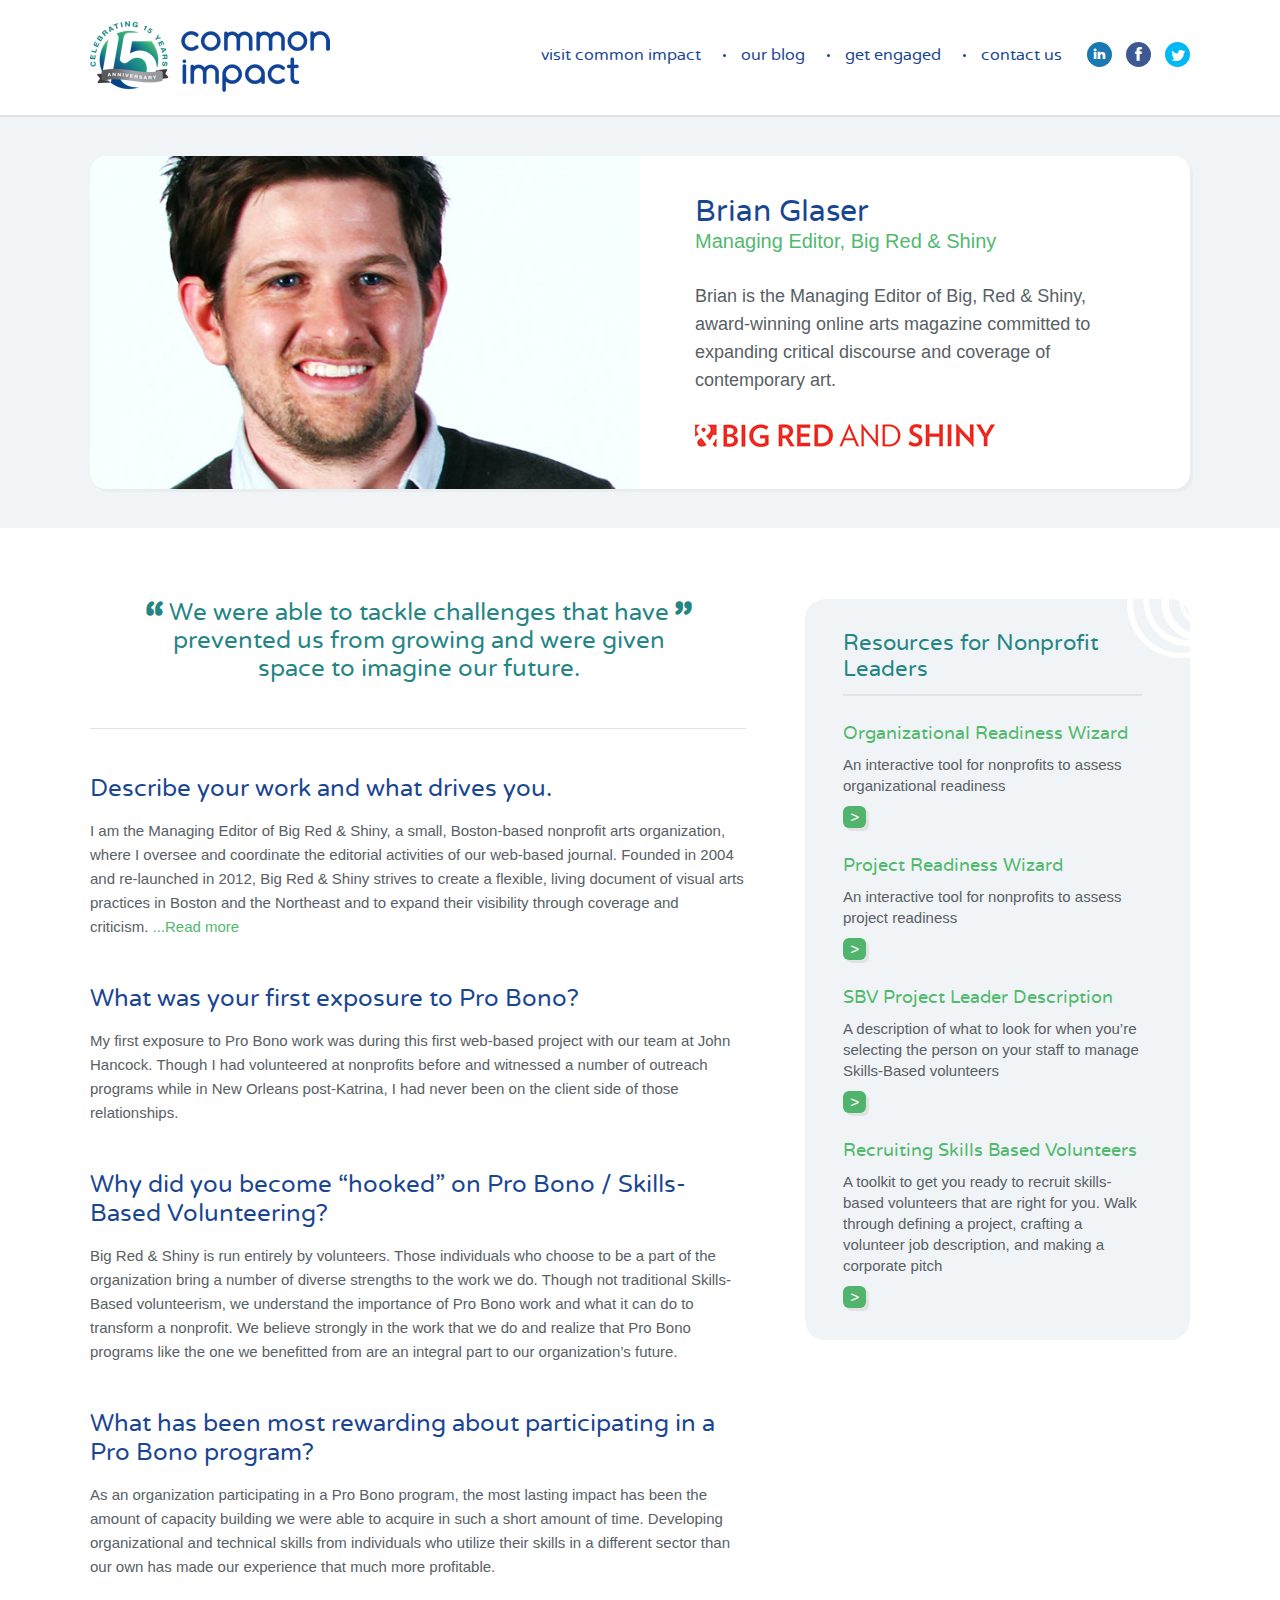
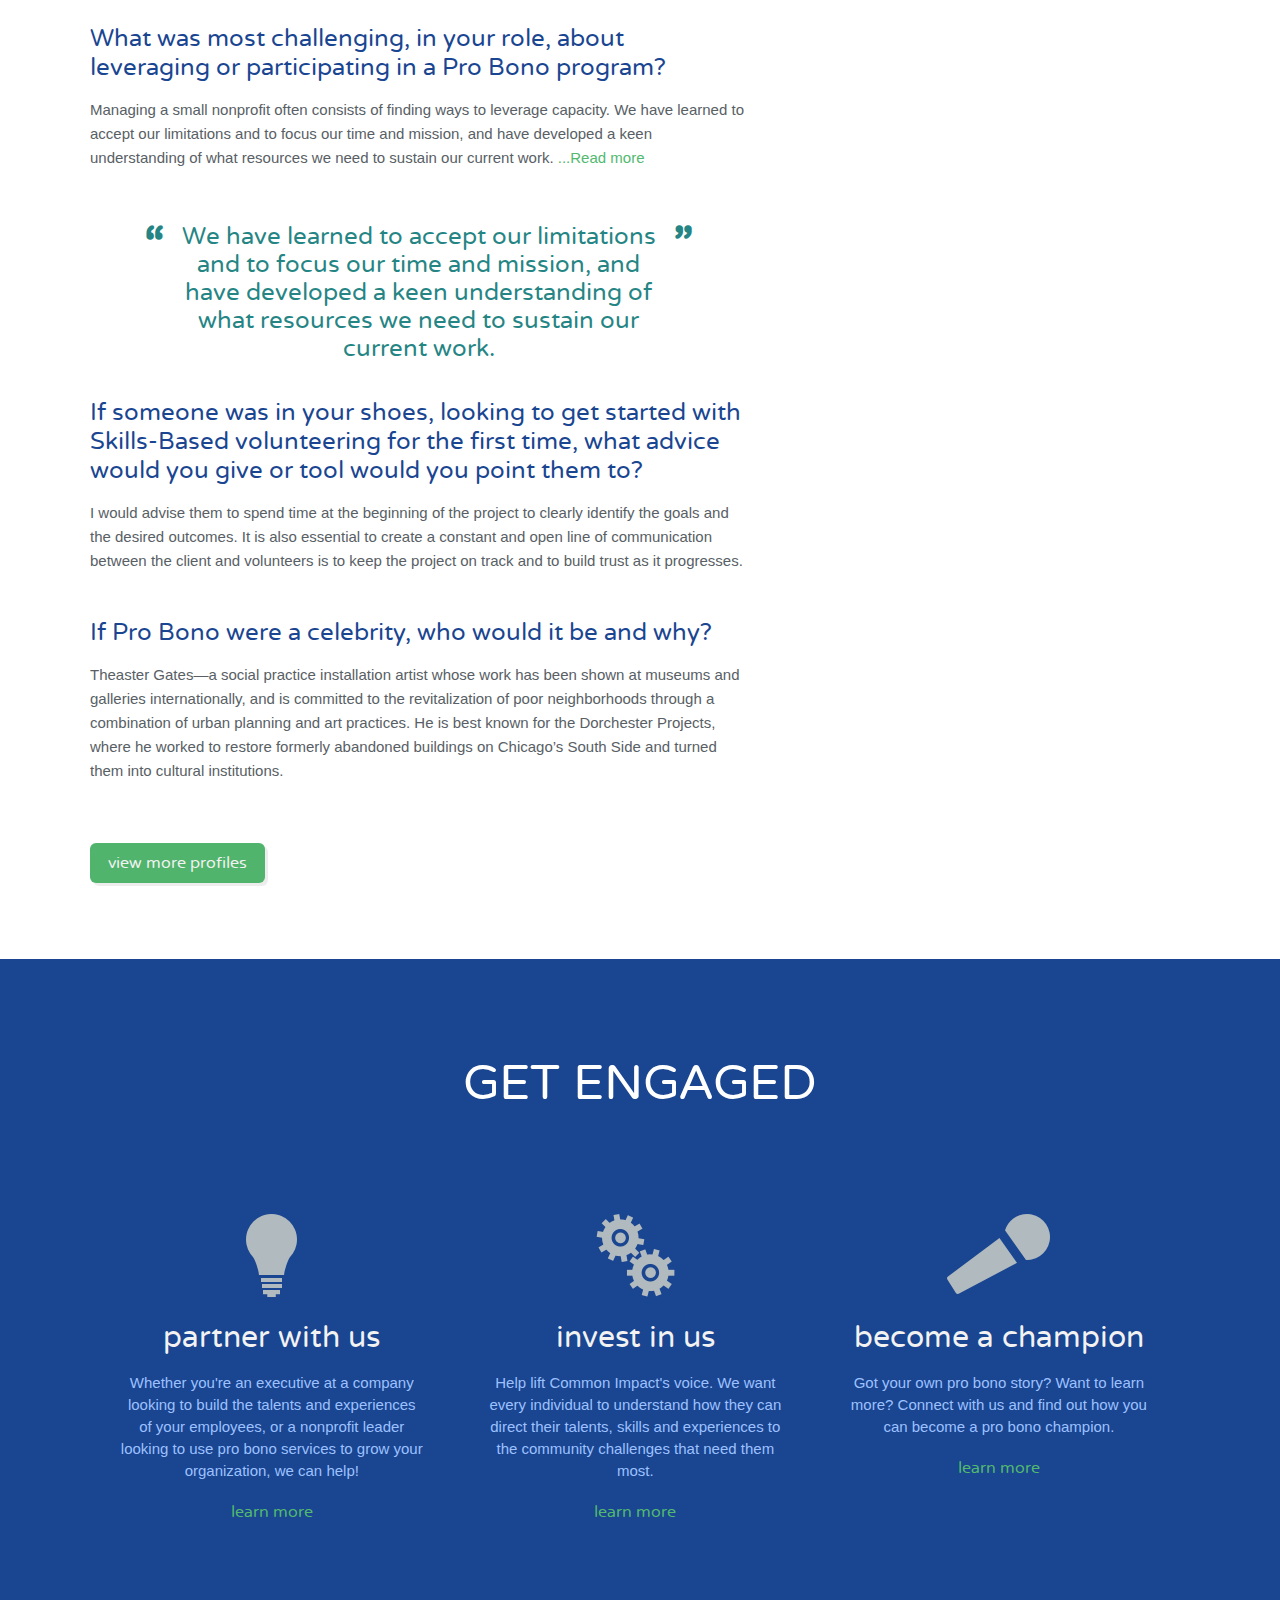
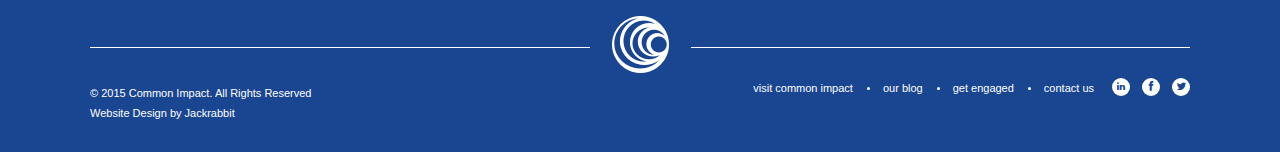
<file: _front/brian-bio.html>
<!DOCTYPE html>
<html lang="en">
<head>
    <meta charset="utf-8" />
    <meta name="MSSmartTagsPreventParsing" content="true" /><!--[if lte IE 9]><meta http-equiv="X-UA-Compatible" content="IE=Edge"/><![endif]-->
    <meta name="viewport" content="width=device-width, initial-scale=1, maximum-scale=1, user-scalable=no" />
    <title>Common Impact</title>
	<link type="text/css" rel="stylesheet" media="all" href="ui/css/style.css" />
    <link type="text/plain" rel="author" href="authors.txt" />
    <link type="image/x-icon" rel="shortcut icon" href="favicon.ico" />
    <script src="ui/js/modernizr.js"></script>
    <script src="ui/js/jquery.js" type="text/javascript"></script>
</head>
<body>

    <header id="header">
    	<div class="wrap clearfix">
        	<h1 id="logo" class="pull-left">
            	<a href="http://probonoperspectives.org/">
                	<img src="ui/images/logo.png" width="240" height="71" alt="" />
                </a>
            </h1>

            <div class="header-right pull-right hidden-s">
            	<div class="clearfix inner-wrap">
                	<div class="header-social pull-right">
                    	<a href="https://www.linkedin.com/grp/home?gid=678067" target="_blank"><i class="social-linkedin"></i></a>
                        <a href="https://www.facebook.com/pages/Common-Impact/95882185891" target="_blank"><i class="social-facebook"></i></a>
                        <a href="https://twitter.com/commonimpact" target="_blank"><i class="social-twitter"></i></a>
                    </div>
                	<nav id="main-nav" class="pull-right">
                    	<ul>
                        	<li><a href="http://commonimpact.org/" target="_blank">visit common impact</a></li>
                            <li><a href="http://commonimpact.org/blog/" target="_blank">our blog</a></li>
                            <li><a href="#getengaged">get engaged</a></li>
                            <li><a href="http://commonimpact.org/about/contact" target="_blank">contact us</a></li>
                        </ul>
                    </nav>
                </div>
            </div><!--header-right-->
        </div>

        <div id="toggle_menu_btn" class="visible-s"><span></span></div>

        <div id="mobile-menu-wrap">
        	<nav id="mobile-menu">
            	<ul>
                    <li><a href="http://commonimpact.org/" target="_blank">visit common impact</a></li>
                    <li><a href="http://commonimpact.org/blog/" target="_blank">our blog</a></li>
                    <li><a href="#getengaged">get engaged</a></li>
                    <li><a href="http://commonimpact.org/about/contact" target="_blank">contact us</a></li>
                </ul>
            </nav>

            <div class="header-social pull-right">
                <a href="https://www.linkedin.com/grp/home?gid=678067" target="_blank"><i class="social-linkedin"></i></a>
                <a href="https://www.facebook.com/pages/Common-Impact/95882185891" target="_blank"><i class="social-facebook"></i></a>
                <a href="https://twitter.com/commonimpact" target="_blank"><i class="social-twitter"></i></a>
            </div>
        </div>
    </header>

    <section id="champion-top">
        <div class="wrap clearfix">
            <div class="top-container">
                <div class="left rachel" style="background-image:url(ui/images/glaser-brian.jpg);">

                </div>
                <div class="right">
                    <h3>Brian Glaser</h3>
                    <h5>Managing Editor, Big Red &amp; Shiny</h5>
                    <p>Brian is the Managing Editor of Big, Red &amp; Shiny, award-winning online arts magazine committed to expanding critical discourse and coverage of contemporary art.</p>
                    <img src="ui/images/brs.jpg" alt="" />
                </div>
            </div>
        </div>
    </section>

    <section id="champion-bio">
        <div class="wrap shadow clearfix">
            <div class="left">
                <ul>
                    <li class="quote">“</li>
                    <li><h2>We were able to tackle challenges that have prevented us from growing and were given space to imagine our future.</h2></li>
                    <li class="quote">”</li>
                </ul>
                <div class="spacer"></div>
                <h3 class="firsth3">Describe your work and what drives you.</h3>

                <p>I am the Managing Editor of Big Red &amp; Shiny, a small, Boston-based nonprofit arts organization, where I oversee and coordinate the editorial activities of our web-based journal. Founded in 2004 and re-launched in 2012, Big Red &amp; Shiny strives to create a flexible, living document of visual arts practices in Boston and the Northeast and to expand their visibility through coverage and criticism. <span id="restOfArticle" style="display:none"><br />
                <br />
                In the months leading up to Big Red &amp; Shiny's re-launch, the editorial team spent a significant amount of time developing our mission statement. Our ideas for it were many and varied, but our discussions often led back to the same question: What role could BR&amp;S occupy within our community? That is, what was lacking, what could we adequately provide, and most importantly, what was needed? During this time we came across a document authored by Renny Pritikin, a San Francisco Bay area curator, that outlines Mr. Pritikin’s “Prescription for a Healthy Art Scene”—aspects that contribute to the overall well-being and sustainability of an art community. From that list we were able to identify our niche, as well as identify areas where Boston was already succeeding.<br />
                <br />
                As artists, we are familiar with the need to wear any number of hats in order to make a living or maintain a practice. And in any arts community the participation of its citizens is paramount in ensuring its health. Working with Big Red &amp; Shiny is, in part, my civic duty to my community and enables me to create opportunities for and encourage those within it.</span><a onclick="showMoreOrLess(this,'restOfArticle');" class="readmore">...Read more</a></p>


                <h3>What was your first exposure to Pro Bono?</h3>

                <p>My first exposure to Pro Bono work was during this first web-based project with our team at John Hancock. Though I had volunteered at nonprofits before and witnessed a number of outreach programs while in New Orleans post-Katrina, I had never been on the client side of those relationships.</p>

                <h3>Why did you become “hooked” on Pro Bono / Skills-Based Volunteering?</h3>

                <p>Big Red &amp; Shiny is run entirely by volunteers. Those individuals who choose to be a part of the organization bring a number of diverse strengths to the work we do. Though not traditional Skills-Based volunteerism, we understand the importance of Pro Bono work and what it can do to transform a nonprofit. We believe strongly in the work that we do and realize that Pro Bono programs like the one we benefitted from are an integral part to our organization’s future.</p>

                <h3>What has been most rewarding about participating in a Pro Bono program?</h3>
                <p>As an organization participating in a Pro Bono program, the most lasting impact has been the amount of capacity building we were able to acquire in such a short amount of time. Developing organizational and technical skills from individuals who utilize their skills in a different sector than our own has made our experience that much more profitable. </p>

                <h3>What was most challenging, in your role, about leveraging or participating in a Pro Bono program?</h3>
                <p>Managing a small nonprofit often consists of finding ways to leverage capacity. We have learned to accept our limitations and to focus our time and mission, and have developed a keen understanding of what resources we need to sustain our current work. <span id="restOfArticle2" style="display:none">The most challenging aspect of participating in a Pro Bono program as a client was a result of this mindset: we struggled to identify what the organization could be, or what we wanted it to be given the right set of tools. When presented with this opportunity, and with help from our team of volunteers at John Hancock, we were able to tackle challenges that have prevented us from growing and were given space to imagine our future.</span><a onclick="showMoreOrLess(this,'restOfArticle2');" class="readmore">...Read more</a></p>

                <ul class="second-ul">
                    <li class="quote">“</li>
                    <li><h2>We have learned to accept our limitations and to focus our time and mission, and have developed a keen understanding of what resources we need to sustain our current work. </h2></li>
                    <li class="quote">”</li>
                </ul>


                <h3>If someone was in your shoes, looking to get started with Skills-Based volunteering for the first time, what advice would you give or tool would you point them to?</h3>
                <p>I would advise them to spend time at the beginning of the project to clearly identify the goals and the desired outcomes. It is also essential to create a constant and open line of communication between the client and volunteers is to keep the project on track and to build trust as it progresses.</p>

                <h3>If Pro Bono were a celebrity, who would it be and why?</h3>
                <p class="last">Theaster Gates—a social practice installation artist whose work has been shown at museums and galleries internationally, and is committed to the revitalization of poor neighborhoods through a combination of urban planning and art practices. He is best known for the Dorchester Projects, where he worked to restore formerly abandoned buildings on Chicago’s South Side and turned them into cultural institutions.</p>
                <a href="http://probonoperspectives.org/#bios" class="btn light-green-1">view more profiles</a>
            </div>

            <div class="right">
            <a href="http://commonimpact.org/resources/category/nonprofit" target="_blank" ><div class="sidebarbg"></div></a>
                <div class="sidebar">
                    <h3>Resources for Nonprofit Leaders</h3>
                    <div class="sidespacer"></div>
                    <h4>Organizational Readiness Wizard</h4>
                    <p>An interactive tool for nonprofits to assess organizational readiness</p>
                    <a href="http://commonimpact.org/resources/post/organizational-readiness-wizard1" target="_blank" class="btn2 light-green-1">&gt;</a>
                    <h4>Project Readiness Wizard</h4>
                    <p>An interactive tool for nonprofits to assess project readiness</p>
                    <a href="http://commonimpact.org/resources/post/project-readiness-wizard" target="_blank" class="btn2 light-green-1">&gt;</a>
                    <h4>SBV Project Leader Description</h4>
                    <p>A description of what to look for when you’re selecting the person on your staff to manage Skills-Based volunteers</p>
                    <a href="http://commonimpact.org/resources/post/sbv-project-leader-description" target="_blank" class="btn2 light-green-1">&gt;</a>
                    <h4>Recruiting Skills Based Volunteers</h4>
                    <p>A toolkit to get you ready to recruit skills-based volunteers that are right for you.  Walk through defining a project, crafting a volunteer job description, and making a corporate pitch</p>
                    <a href="http://commonimpact.org/resources/post/recruiting-skills-based-volunteers" target="_blank" class="btn2 light-green-1">&gt;</a>
                </div>
            </div>
        </div>
    </section>


    <section id="engaged-wrapper" class="hm-module">
    	<h2><a name="getengaged">GET ENGAGED</a></h2>
    	<div class="wrap">
            <ul id="engaged-box">
            	<li>
                	<div class="icon">
                    	<img src="ui/images/ICON-1.png" width="51" height="83" alt="" />
                    </div>
                    <h4><a href="http://commonimpact.org/partners/overview ">partner with us</a></h4>
                    <p>Whether you're an executive at a company looking to build the talents and experiences of your employees, or a nonprofit leader looking to use pro bono services to grow your organization, we can help! </p>
                    <a href="http://commonimpact.org/partners/overview" target="_blank" class="link green-link">learn more</a>
                </li>
                <li>
                	<div class="icon">
                    	<img src="ui/images/ICON-.png" width="79" height="83" alt="" />
                    </div>
                    <h4><a href="https://www.networkforgood.org/donation/MakeDonation.aspx?ORGID2=300440394">invest in us</a></h4>
                    <p>Help lift Common Impact's voice.  We want every individual to understand how they can direct their talents, skills and experiences to the community challenges that need them most. </p>
                    <a href="https://www.networkforgood.org/donation/MakeDonation.aspx?ORGID2=300440394" target="_blank" class="link green-link">learn more</a>
                </li>
                <li>
                	<div class="icon">
                    	<img src="ui/images/ICON-3.png" width="103" height="80" alt="" />
                    </div>
                    <h4><a href="mailto:info@commonimpact.org ">become a champion</a></h4>
                    <p>Got your own pro bono story?  Want to learn more?  Connect with us and find out how you can become a pro bono champion.  </p>
                    <a href="mailto:info@commonimpact.org" target="_blank" class="link green-link">learn more</a>
                </li>
            </ul>
        </div>
    </section>


	<footer id="footer">
    	<div class="wrap">
        	<div class="f-logo">
            	<h2>
                	<a href="http://commonimpact.org/" target="_blank"><img src="ui/images/f-logo.png" width="57" height="57" alt="" /></a>
                </h2>
            </div><!--f-logo-->

            <div class="clearfix f-row-two">
            	<div class="f-nav-wrap pull-right">
                	<nav class="f-main-menu pull-left hidden-s">
                    	<ul>
                        	<li><a href="http://commonimpact.org/" target="_blank">visit common impact</a></li>
                            <li><a href="http://commonimpact.org/blog/" target="_blank">our blog</a></li>
                            <li><a href="#getengaged">get engaged</a></li>
                            <li><a href="http://commonimpact.org/about/contact" target="_blank">contact us</a></li>
                        </ul>
                    </nav>

                    <div class="f-social pull-left">
                    	<a href="https://www.linkedin.com/grp/home?gid=678067" target="_blank"><i class="social-linkedin"></i></a>
                        <a href="https://www.facebook.com/pages/Common-Impact/95882185891" target="_blank"><i class="social-facebook"></i></a>
                        <a href="https://twitter.com/commonimpact" target="_blank"><i class="social-twitter"></i></a>
                    </div>
                </div><!--right-->

            	<div class="pull-left f-right">
                	<div class="box">
                    	<p>&copy; 2015 Common Impact. All Rights Reserved</p>
                    </div>
                    <div class="box">
                    	<span class="jackrabbit"><a href="http://www.jumpingjackrabbit.com" title="Website Design by Jackrabbit" target="_blank">Website Design</a> by <a href="http://www.jumpingjackrabbit.com" title="Website Design by Jackrabbit" target="_blank">Jackrabbit</a></span>
                    </div>
                </div>
            </div>
        </div>
    </footer>



    <script src="ui/js/jquery.plugins.js" type="text/javascript"></script>
    <script src="ui/js/jquery.init.js" type="text/javascript"></script>

<script>
  (function(i,s,o,g,r,a,m){i['GoogleAnalyticsObject']=r;i[r]=i[r]||function(){
  (i[r].q=i[r].q||[]).push(arguments)},i[r].l=1*new Date();a=s.createElement(o),
  m=s.getElementsByTagName(o)[0];a.async=1;a.src=g;m.parentNode.insertBefore(a,m)
  })(window,document,'script','//www.google-analytics.com/analytics.js','ga');

  ga('create', 'UA-38844878-2', 'auto');
  ga('send', 'pageview');

</script>

</body>
</html>
</file>
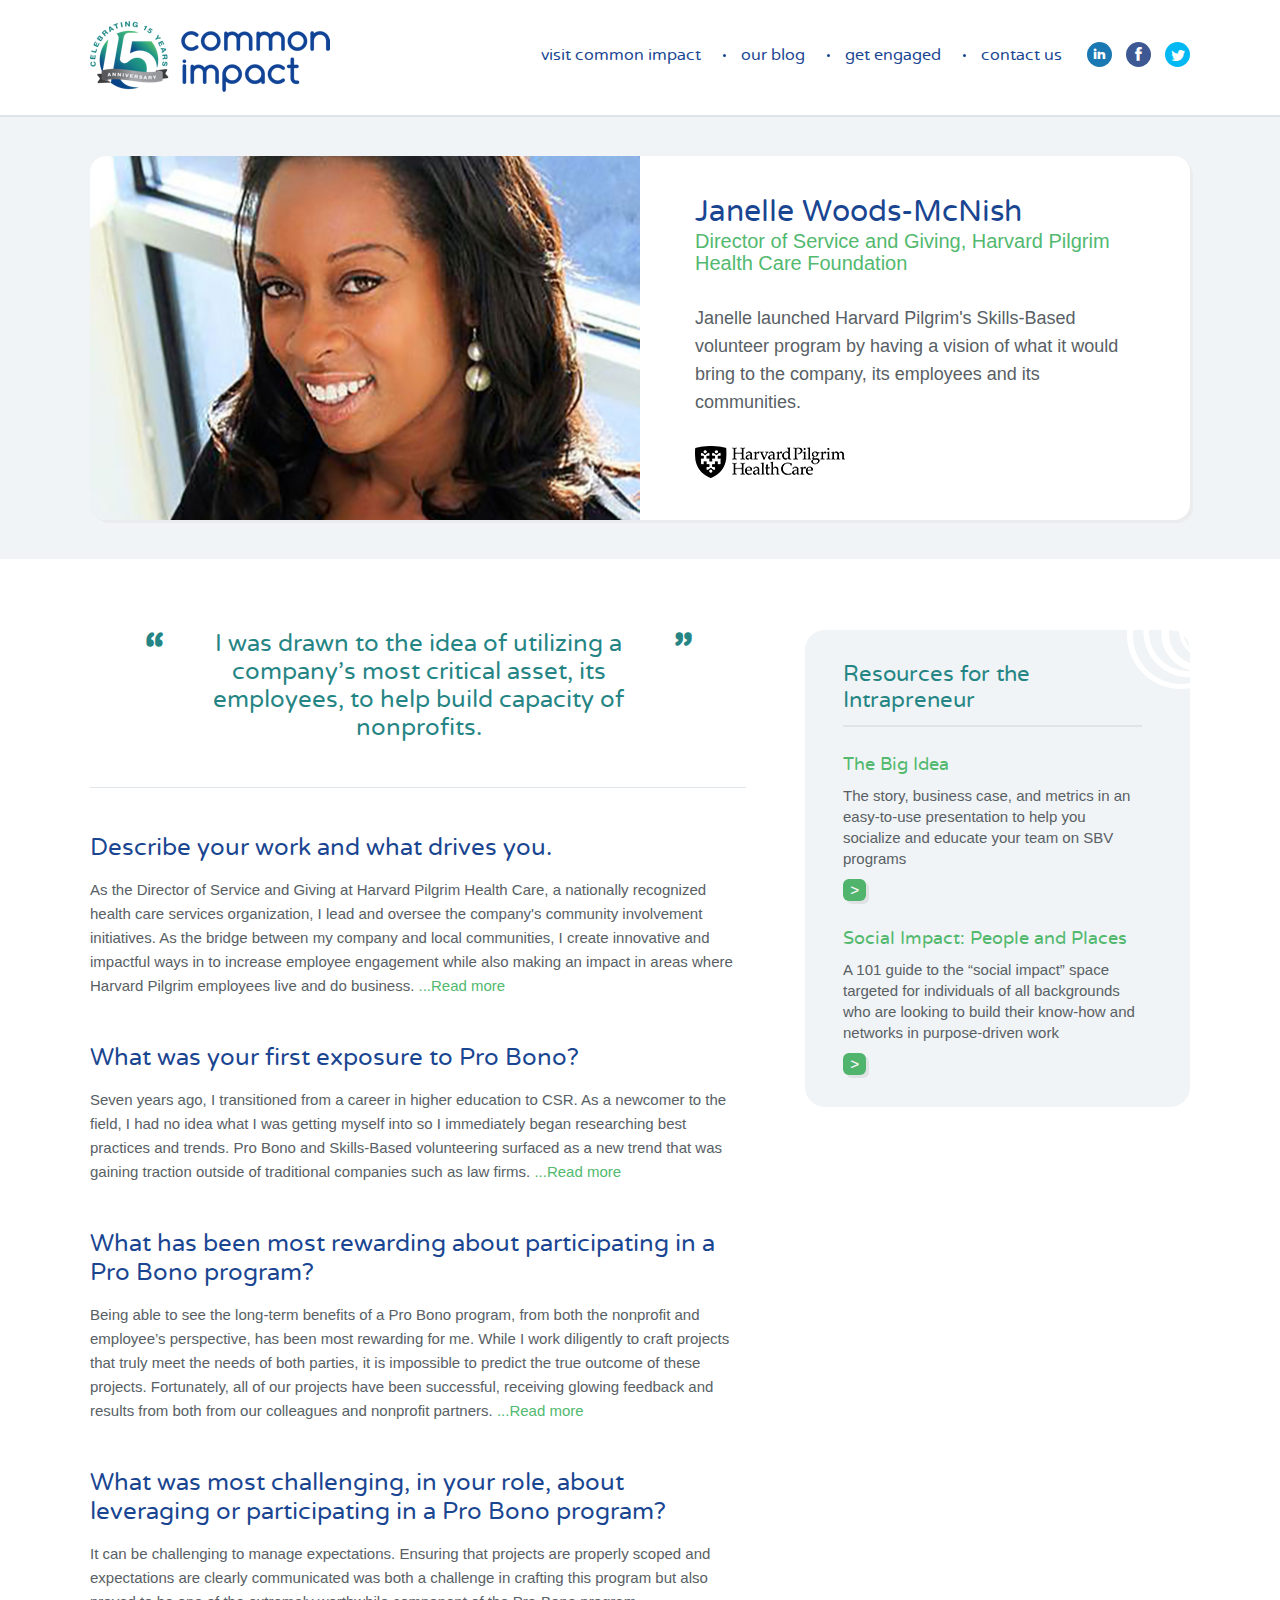
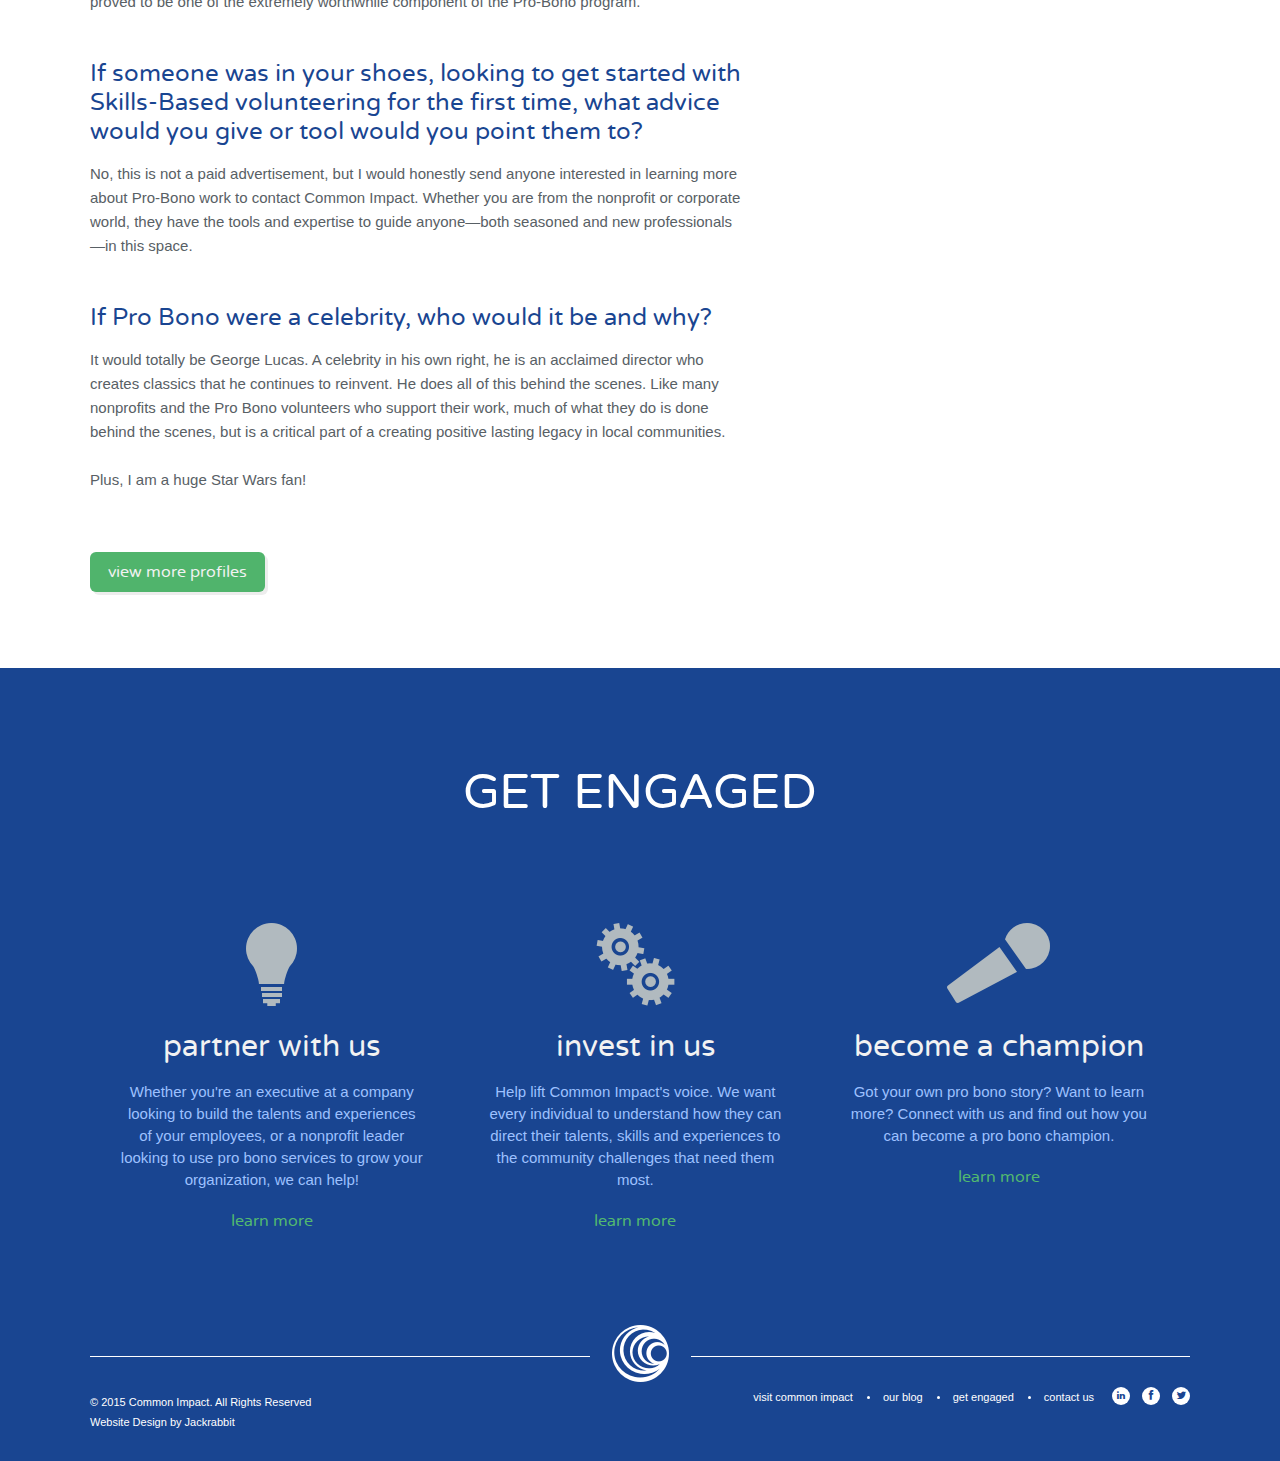
<file: _front/janelle-bio.html>
<!DOCTYPE html>
<html lang="en">
<head>
    <meta charset="utf-8" />
    <meta name="MSSmartTagsPreventParsing" content="true" /><!--[if lte IE 9]><meta http-equiv="X-UA-Compatible" content="IE=Edge"/><![endif]-->
    <meta name="viewport" content="width=device-width, initial-scale=1, maximum-scale=1, user-scalable=no" />
    <title>Common Impact</title>
	<link type="text/css" rel="stylesheet" media="all" href="ui/css/style.css" />
    <link type="text/plain" rel="author" href="authors.txt" />
    <link type="image/x-icon" rel="shortcut icon" href="favicon.ico" />
    <script src="ui/js/modernizr.js"></script>
    <script src="ui/js/jquery.js" type="text/javascript"></script>
</head>
<body>
  
    <header id="header">
    	<div class="wrap clearfix">
        	<h1 id="logo" class="pull-left">
            	<a href="http://probonoperspectives.org/">
                	<img src="ui/images/logo.png" width="240" height="71" alt="" />
                </a>
            </h1>
            
            <div class="header-right pull-right hidden-s">
            	<div class="clearfix inner-wrap">
                	<div class="header-social pull-right">
                    	<a href="https://www.linkedin.com/grp/home?gid=678067" target="_blank"><i class="social-linkedin"></i></a>
                        <a href="https://www.facebook.com/pages/Common-Impact/95882185891" target="_blank"><i class="social-facebook"></i></a>
                        <a href="https://twitter.com/commonimpact" target="_blank"><i class="social-twitter"></i></a>
                    </div>
                	<nav id="main-nav" class="pull-right">
                    	<ul>
                        	<li><a href="http://commonimpact.org/" target="_blank">visit common impact</a></li>
                            <li><a href="http://commonimpact.org/blog/" target="_blank">our blog</a></li>
                            <li><a href="#getengaged">get engaged</a></li>
                            <li><a href="http://commonimpact.org/about/contact" target="_blank">contact us</a></li>
                        </ul>
                    </nav>
                </div>
            </div><!--header-right-->
        </div>
        
        <div id="toggle_menu_btn" class="visible-s"><span></span></div>
        
        <div id="mobile-menu-wrap">
        	<nav id="mobile-menu">
            	<ul>
                    <li><a href="http://commonimpact.org/" target="_blank">visit common impact</a></li>
                    <li><a href="http://commonimpact.org/blog/" target="_blank">our blog</a></li>
                    <li><a href="#getengaged">get engaged</a></li>
                    <li><a href="http://commonimpact.org/about/contact" target="_blank">contact us</a></li>
                </ul>
            </nav>
            
            <div class="header-social pull-right">
                <a href="https://www.linkedin.com/grp/home?gid=678067" target="_blank"><i class="social-linkedin"></i></a>
                <a href="https://www.facebook.com/pages/Common-Impact/95882185891" target="_blank"><i class="social-facebook"></i></a>
                <a href="https://twitter.com/commonimpact" target="_blank"><i class="social-twitter"></i></a>
            </div>
        </div>
    </header>

    <section id="champion-top">
        <div class="wrap clearfix">
            <div class="top-container">
                <div class="left rachel" style="background-image:url(ui/images/woods-mcnish-janelle.jpg);">

                </div>
                <div class="right">
                    <h3>Janelle Woods-McNish</h3>
                    <h5>Director of Service and Giving, Harvard Pilgrim Health Care Foundation</h5>
                    <p>Janelle launched Harvard Pilgrim's Skills-Based volunteer program by having a vision of what it would bring to the company, its employees and its communities.</p>
                    <img src="ui/images/hphc2.png" alt="" />
                </div>
            </div>
        </div>
    </section>

    <section id="champion-bio">
        <div class="wrap shadow clearfix">
            <div class="left">
                <ul>
                    <li class="quote">“</li>
                    <li><h2>I was drawn to the idea of utilizing a company’s most critical asset, its employees, to help build capacity of nonprofits.</h2></li>
                    <li class="quote">”</li>
                </ul>
                <div class="spacer"></div>
                <h3 class="firsth3">Describe your work and what drives you.</h3>

                <p>As the Director of Service and Giving at Harvard Pilgrim Health Care, a nationally recognized health care services organization, I lead and oversee the company's community involvement initiatives. As the bridge between my company and local communities, I create innovative and impactful ways in to increase employee engagement while also making an impact in areas where Harvard Pilgrim employees live and do business. <span id="restOfArticle" style="display:none"><br />
                <br />
				What gets me out of bed every morning is that I truly feel I have the best job in the company. On any given day I could be in a HPHC red t-shirt painting a school or reading to children while on the next, I could be presenting a strategic plan to our Board of Directors in a business suit. The versatility of my job coupled with the direct impact I have in making a meaningful contribution to the lives of my colleagues as well as my community is the best of both worlds.<br />
				<br />
				While this was not the job I ever imagined having—I wanted to be a lawyer when I was younger—I cannot imagine working in any other profession.</span>
				<a onclick="showMoreOrLess(this,'restOfArticle');" class="readmore">...Read more</a></p>



                <h3>What was your first exposure to Pro Bono?</h3>

                <p>Seven years ago, I transitioned from a career in higher education to CSR. As a newcomer to the field, I had no idea what I was getting myself into so I immediately began researching best practices and trends. Pro Bono and Skills-Based volunteering surfaced as a new trend that was gaining traction outside of traditional companies such as law firms. <span id="restOfArticle2" style="display:none">I was drawn to the idea of utilizing a company’s most critical asset, its employees, to help build capacity of nonprofits. While our employee volunteer program was only being formed, I had a vision to make this part of our future program. In 2014, I was able to take this vision and create a very successful pilot program that will be fully integrated into our company in 2016. </span>
				<a onclick="showMoreOrLess(this,'restOfArticle2');" class="readmore">...Read more</a></p>


                <h3>What has been most rewarding about participating in a Pro Bono program?</h3>
                <p>Being able to see the long-term benefits of a Pro Bono program, from both the nonprofit and employee’s perspective, has been most rewarding for me. While I work diligently to craft projects that truly meet the needs of both parties, it is impossible to predict the true outcome of these projects. Fortunately, all of our projects have been successful, receiving glowing feedback and results from both from our colleagues and nonprofit partners. <span id="restOfArticle3" style="display:none">What was truly remarkable is seeing the impact of the projects long after the project is over. One example is an instance where an HPHC employee assisted a local nonprofit with designing a new strategic plan. A year later, we are seeing the results of the plan and the implementation of it. The nonprofit created a strategy that enabled them to secure additional funding which means more services provided for more members. The HPHC employee gained presentation and project management competencies that she is able to translate to her current job assignments. <br />
                <br />
                Furthermore, she is still involved with the nonprofit and has become a champion and advocate for their work.</span>
				<a onclick="showMoreOrLess(this,'restOfArticle3');" class="readmore">...Read more</a> </p>

                <h3>What was most challenging, in your role, about leveraging or participating in a Pro Bono program?</h3>
                <p>It can be challenging to manage expectations. Ensuring that projects are properly scoped and expectations are clearly communicated was both a challenge in crafting this program but also proved to be one of the extremely worthwhile component of the Pro-Bono program. </p>
               

                <h3>If someone was in your shoes, looking to get started with Skills-Based volunteering for the first time, what advice would you give or tool would you point them to?</h3>
                <p>No, this is not a paid advertisement, but I would honestly send anyone interested in learning more about Pro-Bono work to contact Common Impact. Whether you are from the nonprofit or corporate world, they have the tools and expertise to guide anyone—both seasoned and new professionals—in this space. </p>

                <h3>If Pro Bono were a celebrity, who would it be and why?</h3>
                <p class="last">It would totally be George Lucas. A celebrity in his own right, he is an acclaimed director who creates classics that he continues to reinvent. He does all of this behind the scenes. Like many nonprofits and the Pro Bono volunteers who support their work, much of what they do is done behind the scenes, but is a critical part of a creating positive lasting legacy in local communities. <br />
				<br />
				Plus, I am a huge Star Wars fan!</p>
                <a href="http://probonoperspectives.org/#bios" class="btn light-green-1">view more profiles</a>
            </div>

            <div class="right">
            <a href="http://commonimpact.org/resources/category/intrapreneurs" target="_blank" ><div class="sidebarbg"></div></a>
                <div class="sidebar">
                    <h3>Resources for the Intrapreneur</h3>
                    <div class="sidespacer"></div>
                    <h4>The Big Idea</h4>
                    <p>The story, business case, and metrics in an easy-to-use presentation to help you socialize and educate your team on SBV programs</p>
                    <a href="http://commonimpact.org/resources/post/the-big-idea" target="_blank" class="btn2 light-green-1">&gt;</a>
                    <h4>Social Impact: People and Places</h4>
                    <p>A 101 guide to the “social impact” space targeted for individuals of all backgrounds who are looking to build their know-how and networks in purpose-driven work</p>
                    <a href="http://commonimpact.org/resources/post/social-impact-people-and-places" target="_blank" class="btn2 light-green-1">&gt;</a>
                </div>
            </div>
        </div>
    </section>
	    
    
    <section id="engaged-wrapper" class="hm-module">
    	<h2><a name="getengaged">GET ENGAGED</a></h2>
    	<div class="wrap">     	
            <ul id="engaged-box">
            	<li>
                	<div class="icon">
                    	<img src="ui/images/ICON-1.png" width="51" height="83" alt="" />
                    </div>
                    <h4><a href="http://commonimpact.org/partners/overview ">partner with us</a></h4>
                    <p>Whether you're an executive at a company looking to build the talents and experiences of your employees, or a nonprofit leader looking to use pro bono services to grow your organization, we can help! </p>
                    <a href="http://commonimpact.org/partners/overview" target="_blank" class="link green-link">learn more</a>
                </li>
                <li>
                	<div class="icon">
                    	<img src="ui/images/ICON-.png" width="79" height="83" alt="" />
                    </div>
                    <h4><a href="https://www.networkforgood.org/donation/MakeDonation.aspx?ORGID2=300440394">invest in us</a></h4>
                    <p>Help lift Common Impact's voice.  We want every individual to understand how they can direct their talents, skills and experiences to the community challenges that need them most. </p>
                    <a href="https://www.networkforgood.org/donation/MakeDonation.aspx?ORGID2=300440394" target="_blank" class="link green-link">learn more</a>
                </li>
                <li>
                	<div class="icon">
                    	<img src="ui/images/ICON-3.png" width="103" height="80" alt="" />
                    </div>
                    <h4><a href="mailto:info@commonimpact.org ">become a champion</a></h4>
                    <p>Got your own pro bono story?  Want to learn more?  Connect with us and find out how you can become a pro bono champion.  </p>
                    <a href="mailto:info@commonimpact.org" target="_blank" class="link green-link">learn more</a>
                </li>
            </ul>
        </div>
    </section>
    
    
	<footer id="footer">
    	<div class="wrap">
        	<div class="f-logo">
            	<h2>
                	<a href="http://commonimpact.org/" target="_blank"><img src="ui/images/f-logo.png" width="57" height="57" alt="" /></a>
                </h2>
            </div><!--f-logo-->
            
            <div class="clearfix f-row-two">
            	<div class="f-nav-wrap pull-right">
                	<nav class="f-main-menu pull-left hidden-s">
                    	<ul>
                        	<li><a href="http://commonimpact.org/" target="_blank">visit common impact</a></li>
                            <li><a href="http://commonimpact.org/blog/" target="_blank">our blog</a></li>
                            <li><a href="#getengaged">get engaged</a></li>
                            <li><a href="http://commonimpact.org/about/contact" target="_blank">contact us</a></li>
                        </ul>
                    </nav>
                    
                    <div class="f-social pull-left">
                    	<a href="https://www.linkedin.com/grp/home?gid=678067" target="_blank"><i class="social-linkedin"></i></a>
                        <a href="https://www.facebook.com/pages/Common-Impact/95882185891" target="_blank"><i class="social-facebook"></i></a>
                        <a href="https://twitter.com/commonimpact" target="_blank"><i class="social-twitter"></i></a>
                    </div>
                </div><!--right-->
                
            	<div class="pull-left f-right">
                	<div class="box">
                    	<p>&copy; 2015 Common Impact. All Rights Reserved</p>
                    </div>
                    <div class="box">
                    	<span class="jackrabbit"><a href="http://www.jumpingjackrabbit.com" title="Website Design by Jackrabbit" target="_blank">Website Design</a> by <a href="http://www.jumpingjackrabbit.com" title="Website Design by Jackrabbit" target="_blank">Jackrabbit</a></span>
                    </div>
                </div>
            </div>
        </div>
    </footer>
    
        
        
    <script src="ui/js/jquery.plugins.js" type="text/javascript"></script>
    <script src="ui/js/jquery.init.js" type="text/javascript"></script>    
     
</body>
</html>
</file>
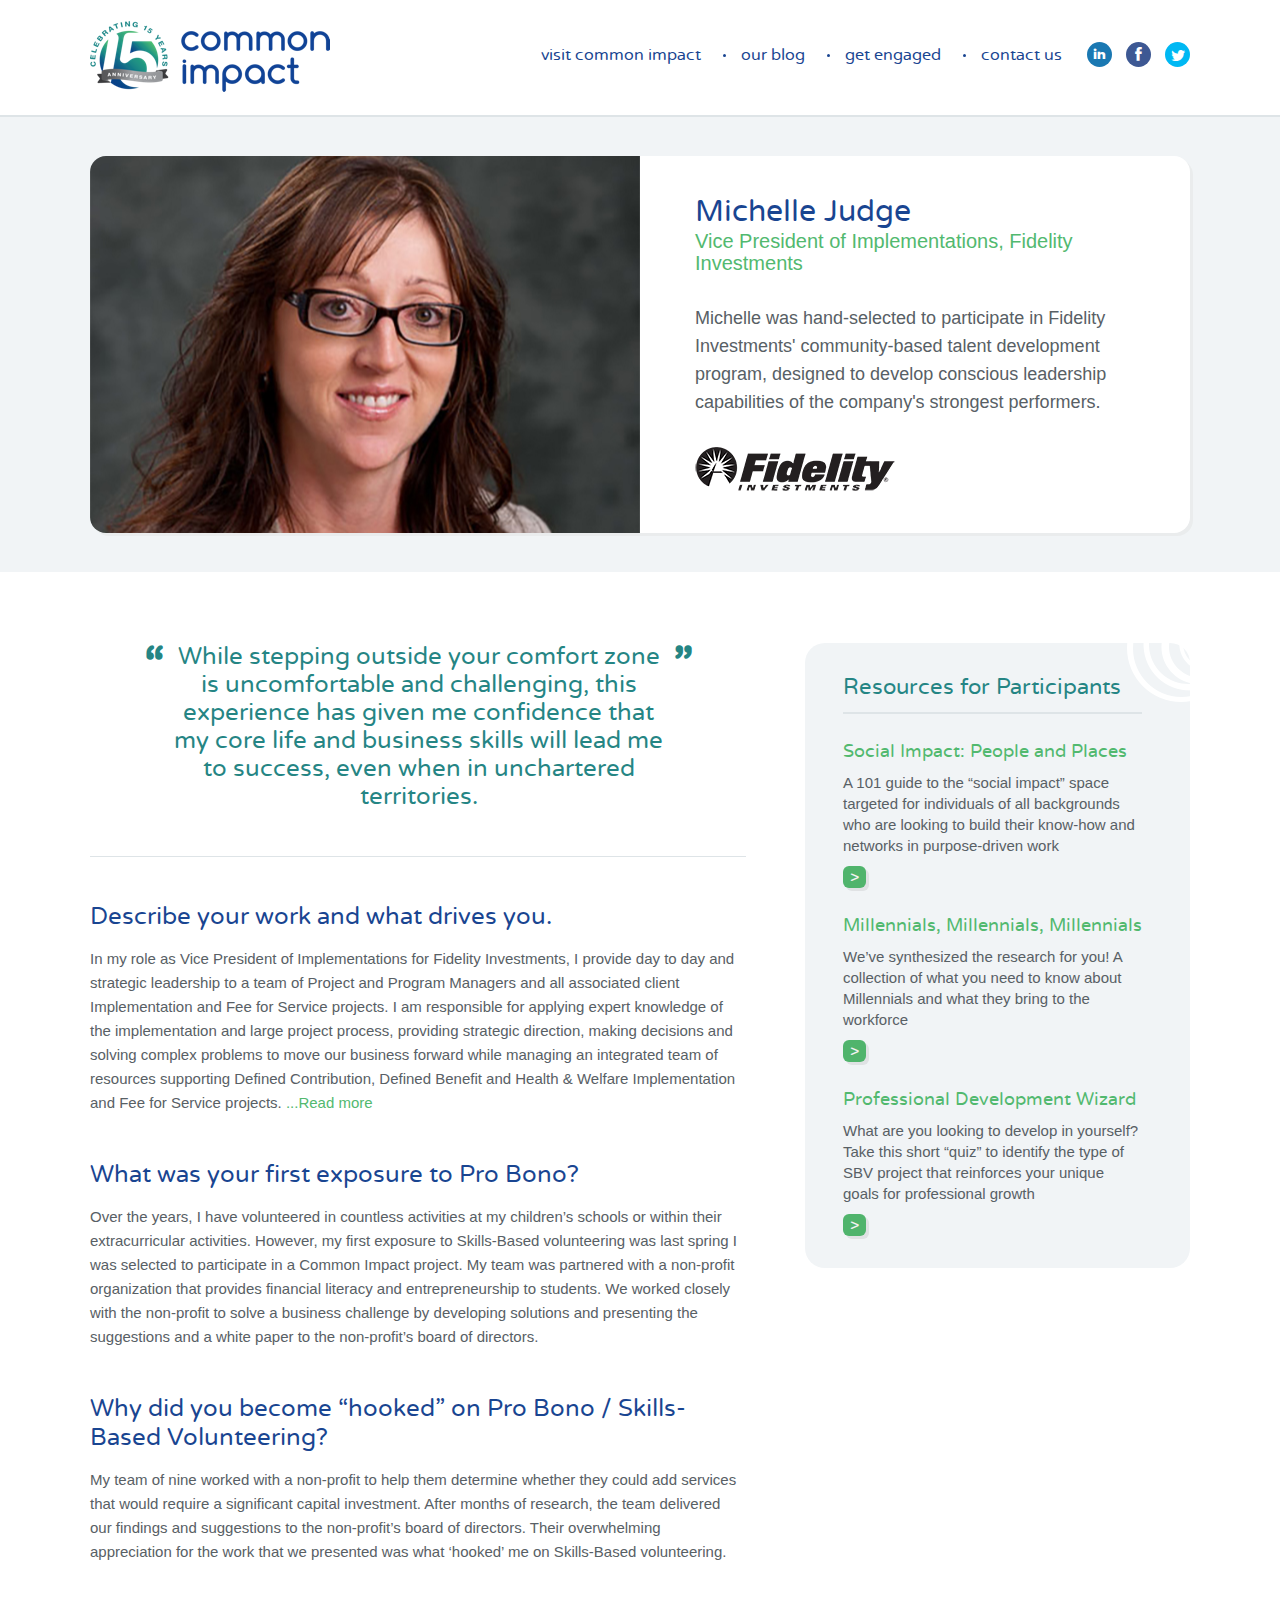
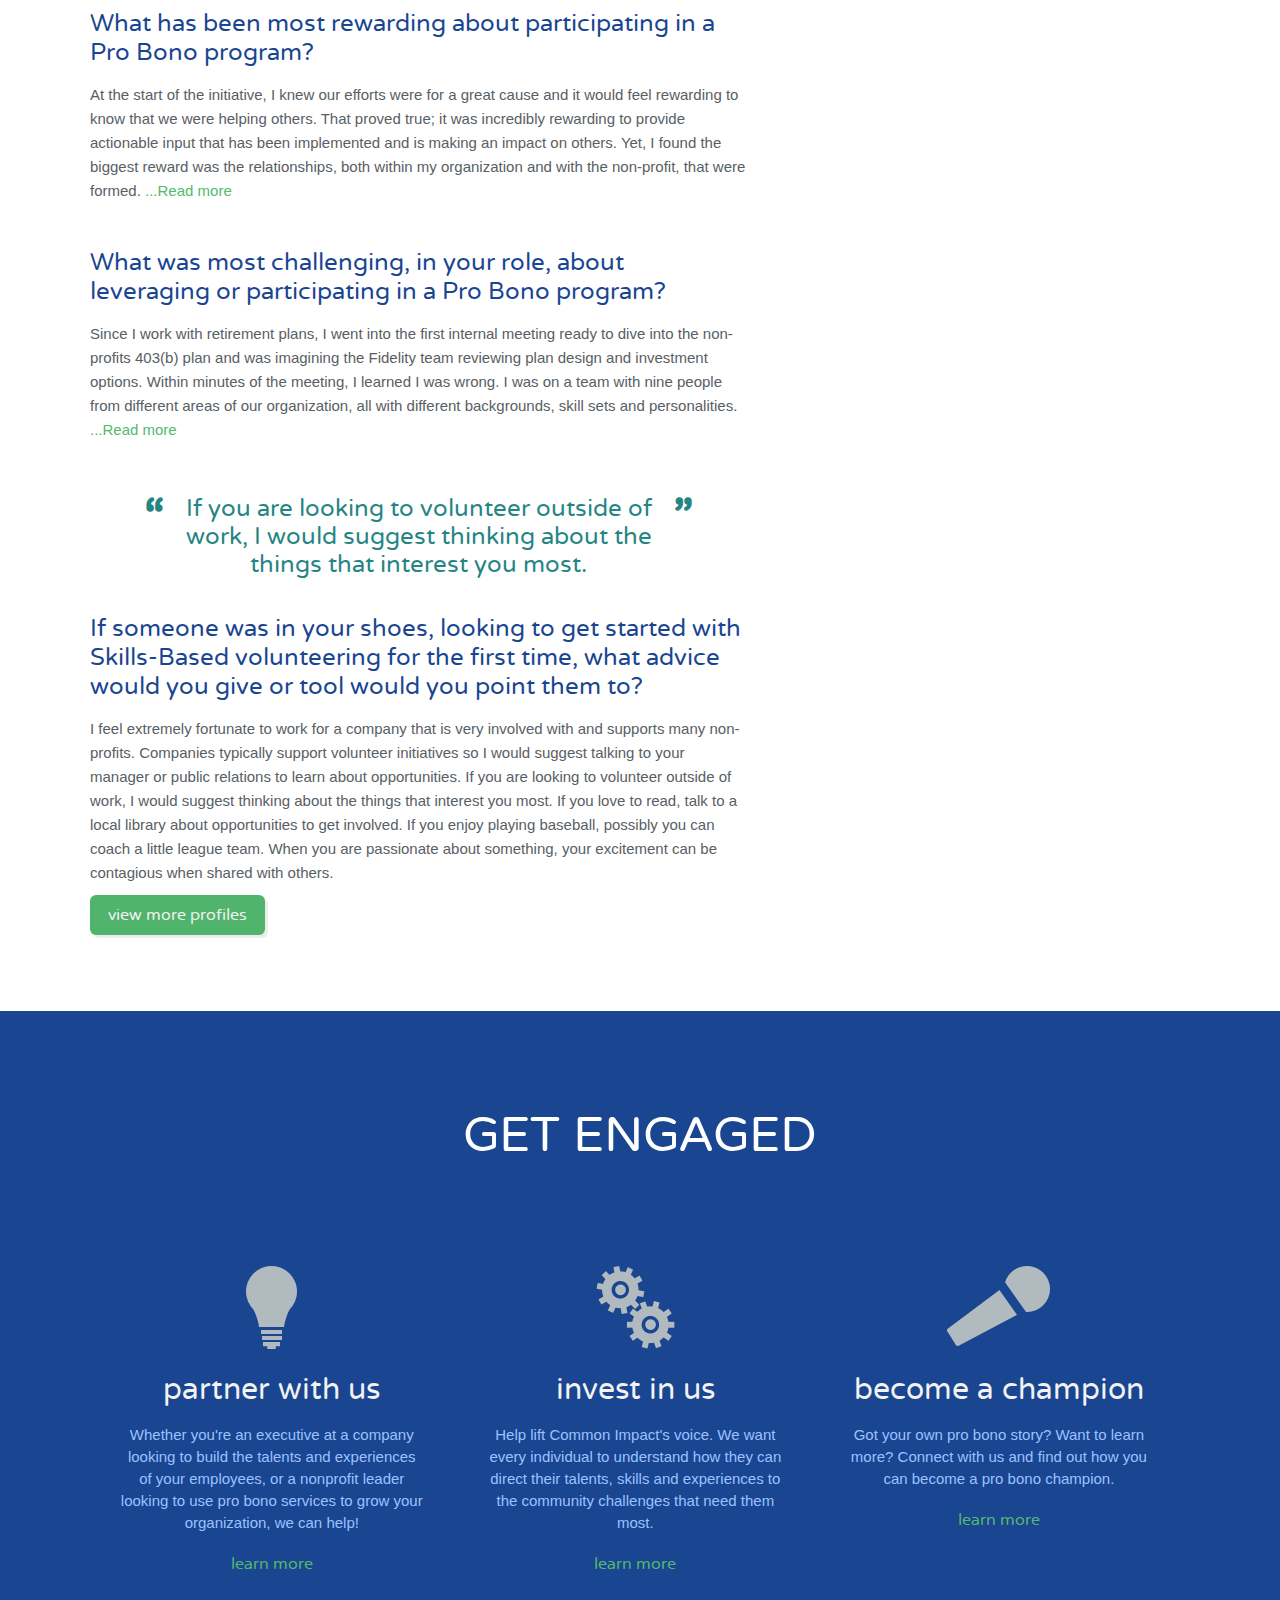
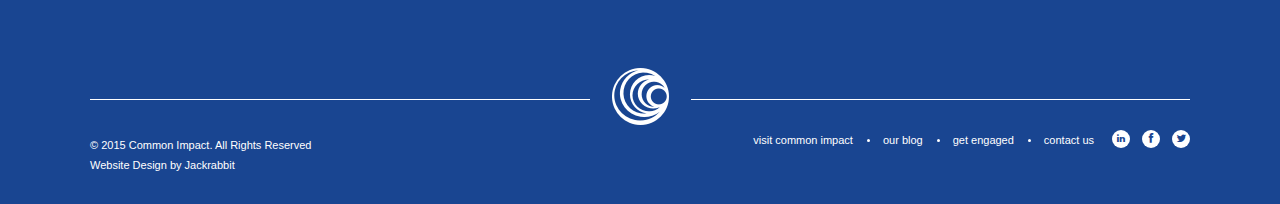
<file: _front/michelle-bio.html>
<!DOCTYPE html>
<html lang="en">
<head>
    <meta charset="utf-8" />
    <meta name="MSSmartTagsPreventParsing" content="true" /><!--[if lte IE 9]><meta http-equiv="X-UA-Compatible" content="IE=Edge"/><![endif]-->
    <meta name="viewport" content="width=device-width, initial-scale=1, maximum-scale=1, user-scalable=no" />
    <title>Common Impact</title>
	<link type="text/css" rel="stylesheet" media="all" href="ui/css/style.css" />
    <link type="text/plain" rel="author" href="authors.txt" />
    <link type="image/x-icon" rel="shortcut icon" href="favicon.ico" />
    <script src="ui/js/modernizr.js"></script>
    <script src="ui/js/jquery.js" type="text/javascript"></script>
</head>
<body>
  
    <header id="header">
    	<div class="wrap clearfix">
        	<h1 id="logo" class="pull-left">
            	<a href="http://probonoperspectives.org/">
                	<img src="ui/images/logo.png" width="240" height="71" alt="" />
                </a>
            </h1>
            
            <div class="header-right pull-right hidden-s">
            	<div class="clearfix inner-wrap">
                	<div class="header-social pull-right">
                    	<a href="https://www.linkedin.com/grp/home?gid=678067" target="_blank"><i class="social-linkedin"></i></a>
                        <a href="https://www.facebook.com/pages/Common-Impact/95882185891" target="_blank"><i class="social-facebook"></i></a>
                        <a href="https://twitter.com/commonimpact" target="_blank"><i class="social-twitter"></i></a>
                    </div>
                	<nav id="main-nav" class="pull-right">
                    	<ul>
                        	<li><a href="http://commonimpact.org/" target="_blank">visit common impact</a></li>
                            <li><a href="http://commonimpact.org/blog/" target="_blank">our blog</a></li>
                            <li><a href="#getengaged">get engaged</a></li>
                            <li><a href="http://commonimpact.org/about/contact" target="_blank">contact us</a></li>
                        </ul>
                    </nav>
                </div>
            </div><!--header-right-->
        </div>
        
        <div id="toggle_menu_btn" class="visible-s"><span></span></div>
        
        <div id="mobile-menu-wrap">
        	<nav id="mobile-menu">
            	<ul>
                    <li><a href="http://commonimpact.org/" target="_blank">visit common impact</a></li>
                    <li><a href="http://commonimpact.org/blog/" target="_blank">our blog</a></li>
                    <li><a href="#getengaged">get engaged</a></li>
                    <li><a href="http://commonimpact.org/about/contact" target="_blank">contact us</a></li>
                </ul>
            </nav>
            
            <div class="header-social pull-right">
                <a href="https://www.linkedin.com/grp/home?gid=678067" target="_blank"><i class="social-linkedin"></i></a>
                <a href="https://www.facebook.com/pages/Common-Impact/95882185891" target="_blank"><i class="social-facebook"></i></a>
                <a href="https://twitter.com/commonimpact" target="_blank"><i class="social-twitter"></i></a>
            </div>
        </div>
    </header>

    <section id="champion-top">
        <div class="wrap clearfix">
            <div class="top-container">
                <div class="left rachel" style="background-image:url(ui/images/judge-michelle.jpg);">
                    
                </div>
                <div class="right">
                    <h3>Michelle Judge</h3>
                    <h5>Vice President of Implementations, Fidelity Investments</h5>
                    <p>Michelle was hand-selected to participate in Fidelity Investments' community-based talent development program, designed to develop conscious leadership capabilities of the company's strongest performers. </p>
                    <img src="ui/images/fidelity3.png" alt="" />
                </div>
            </div>
        </div>
    </section>

    <section id="champion-bio">
        <div class="wrap shadow clearfix">
            <div class="left">
                <ul>
                    <li class="quote">“</li>
                    <li><h2>While stepping outside your comfort zone is uncomfortable and challenging, this experience has given me confidence that my core life and business skills will lead me to success, even when in unchartered territories.</h2></li>
                    <li class="quote">”</li>
                </ul>
                <div class="spacer"></div>
                <h3 class="firsth3">Describe your work and what drives you.</h3>

                <p>In my role as Vice President of Implementations for Fidelity Investments, I provide day to day and strategic leadership to a team of Project and Program Managers and all associated client Implementation and Fee for Service projects. I am responsible for applying expert knowledge of the implementation and large project process, providing strategic direction, making decisions and solving complex problems to move our business forward while managing an integrated team of resources supporting Defined Contribution, Defined Benefit and Health &amp; Welfare Implementation and Fee for Service projects. <span id="restOfArticle" style="display:none"><br /> 
                <br />
                I am driven by the opportunity to help others; whether it is helping a plan sponsor improve their benefit plan for their employees, whether it is helping a colleague overcome a challenge or whether it is helping a non-profit solve a problem they do not have the resources for. Without the help of others throughout my career, I would not be where I am today so I embrace the opportunity to help others.</span><a onclick="showMoreOrLess(this,'restOfArticle');" class="readmore">...Read more</a></p>


                <h3>What was your first exposure to Pro Bono?</h3>

                <p>Over the years, I have volunteered in countless activities at my children’s schools or within their extracurricular activities. However, my first exposure to Skills-Based volunteering was last spring I was selected to participate in a Common Impact project. My team was partnered with a non-profit organization that provides financial literacy and entrepreneurship to students. We worked closely with the non-profit to solve a business challenge by developing solutions and presenting the suggestions and a white paper to the non-profit’s board of directors.  </p>

                <h3>Why did you become “hooked” on Pro Bono / Skills-Based Volunteering?</h3>

                <p>My team of nine worked with a non-profit to help them determine whether they could add services that would require a significant capital investment. After months of research, the team delivered our findings and suggestions to the non-profit’s board of directors. Their overwhelming appreciation for the work that we presented was what ‘hooked’ me on Skills-Based volunteering.</p>


                <h3>What has been most rewarding about participating in a Pro Bono program?</h3>
                <p>At the start of the initiative, I knew our efforts were for a great cause and it would feel rewarding to know that we were helping others. That proved true; it was incredibly rewarding to provide actionable input that has been implemented and is making an impact on others. Yet, I found the biggest reward was the relationships, both within my organization and with the non-profit, that were formed. <span id="restOfArticle2" style="display:none">I built solid, genuine connections with peers, colleagues, the non-profit and their board of directors. We were initially working on a common purpose and formed a relationship based on the experience. Yet several of those relationships have matured into trusted relationships and even friendships. Even today, more than a year after the project ended, I have regular interactions with many of those involved in the project.</span><a onclick="showMoreOrLess(this,'restOfArticle2');" class="readmore">...Read more</a></p>

                <h3>What was most challenging, in your role, about leveraging or participating in a Pro Bono program?</h3>
                <p>Since I work with retirement plans, I went into the first internal meeting ready to dive into the non-profits 403(b) plan and was imagining the Fidelity team reviewing plan design and investment options. Within minutes of the meeting, I learned I was wrong. I was on a team with nine people from different areas of our organization, all with different backgrounds, skill sets and personalities. <span id="restOfArticle3" style="display:none">I learned that we would be working with a non-profit to help them determine whether they could add services that would require a significant capital investment. My first reaction was concern. I did not have experience in providing financial literacy and entrepreneurship to students. A senior leader in our organization told me this was an opportunity to stretch. I took this to heart and reminded myself of this several times throughout the project when I found myself in in unchartered territories. While stepping outside your comfort zone is uncomfortable and challenging, this experience has given me confidence that my core life and business skills will lead me to success, even when in unchartered territories.</span><a onclick="showMoreOrLess(this,'restOfArticle3');" class="readmore">...Read more</a></p>

                <ul class="second-ul">
                    <li class="quote">“</li>
                    <li><h2>If you are looking to volunteer outside of work, I would suggest thinking about the things that interest you most.</h2></li>
                    <li class="quote">”</li>
                </ul>
                

                <h3>If someone was in your shoes, looking to get started with Skills-Based volunteering for the first time, what advice would you give or tool would you point them to?</h3>
                <p>I feel extremely fortunate to work for a company that is very involved with and supports many non-profits. Companies typically support volunteer initiatives so I would suggest talking to your manager or public relations to learn about opportunities. If you are looking to volunteer outside of work, I would suggest thinking about the things that interest you most. If you love to read, talk to a local library about opportunities to get involved. If you enjoy playing baseball, possibly you can coach a little league team. When you are passionate about something, your excitement can be contagious when shared with others.</p>

               
                <a href="http://probonoperspectives.org/#bios" class="btn light-green-1">view more profiles</a>
            </div>

            <div class="right">
            	<a href="http://commonimpact.org/resources/category/employees" target="_blank" ><div class="sidebarbg"></div></a>
                <div class="sidebar">
                    <h3>Resources for Participants</h3>
                    <div class="sidespacer"></div>
                    <h4>Social Impact: People and Places</h4>
                    <p>A 101 guide to the “social impact” space targeted for individuals of all backgrounds who are looking to build their know-how and networks in purpose-driven work</p>
                    <a href="http://commonimpact.org/resources/post/social-impact-people-and-places" target="_blank" class="btn2 light-green-1">&gt;</a>
                    <h4>Millennials, Millennials, Millennials</h4>
                    <p>We’ve synthesized the research for you! A collection of what you need to know about Millennials and what they bring to the workforce</p>
                    <a href="http://commonimpact.org/resources/post/millennials-millennials-millennials" target="_blank" class="btn2 light-green-1">&gt;</a>
                    <h4>Professional Development Wizard</h4>
                    <p>What are you looking to develop in yourself? Take this short “quiz” to identify the type of SBV project that reinforces your unique goals for professional growth</p>
                    <a href="http://commonimpact.org/resources/post/professional-development-wizard" target="_blank" class="btn2 light-green-1">&gt;</a>
                    
                </div>
            </div>
        </div>
    </section>
	    
    
    <section id="engaged-wrapper" class="hm-module">
    	<h2><a name="getengaged">GET ENGAGED</a></h2>
    	<div class="wrap">     	
            <ul id="engaged-box">
            	<li>
                	<div class="icon">
                    	<img src="ui/images/ICON-1.png" width="51" height="83" alt="" />
                    </div>
                    <h4><a href="http://commonimpact.org/partners/overview ">partner with us</a></h4>
                    <p>Whether you're an executive at a company looking to build the talents and experiences of your employees, or a nonprofit leader looking to use pro bono services to grow your organization, we can help! </p>
                    <a href="http://commonimpact.org/partners/overview" target="_blank" class="link green-link">learn more</a>
                </li>
                <li>
                	<div class="icon">
                    	<img src="ui/images/ICON-.png" width="79" height="83" alt="" />
                    </div>
                    <h4><a href="https://www.networkforgood.org/donation/MakeDonation.aspx?ORGID2=300440394">invest in us</a></h4>
                    <p>Help lift Common Impact's voice.  We want every individual to understand how they can direct their talents, skills and experiences to the community challenges that need them most. </p>
                    <a href="https://www.networkforgood.org/donation/MakeDonation.aspx?ORGID2=300440394" target="_blank" class="link green-link">learn more</a>
                </li>
                <li>
                	<div class="icon">
                    	<img src="ui/images/ICON-3.png" width="103" height="80" alt="" />
                    </div>
                    <h4><a href="mailto:info@commonimpact.org ">become a champion</a></h4>
                    <p>Got your own pro bono story?  Want to learn more?  Connect with us and find out how you can become a pro bono champion.  </p>
                    <a href="mailto:info@commonimpact.org" target="_blank" class="link green-link">learn more</a>
                </li>
            </ul>
        </div>
    </section>
    
    
	<footer id="footer">
    	<div class="wrap">
        	<div class="f-logo">
            	<h2>
                	<a href="http://commonimpact.org/" target="_blank"><img src="ui/images/f-logo.png" width="57" height="57" alt="" /></a>
                </h2>
            </div><!--f-logo-->
            
            <div class="clearfix f-row-two">
            	<div class="f-nav-wrap pull-right">
                	<nav class="f-main-menu pull-left hidden-s">
                    	<ul>
                        	<li><a href="http://commonimpact.org/" target="_blank">visit common impact</a></li>
                            <li><a href="http://commonimpact.org/blog/" target="_blank">our blog</a></li>
                            <li><a href="#getengaged">get engaged</a></li>
                            <li><a href="http://commonimpact.org/about/contact" target="_blank">contact us</a></li>
                        </ul>
                    </nav>
                    
                    <div class="f-social pull-left">
                    	<a href="https://www.linkedin.com/grp/home?gid=678067" target="_blank"><i class="social-linkedin"></i></a>
                        <a href="https://www.facebook.com/pages/Common-Impact/95882185891" target="_blank"><i class="social-facebook"></i></a>
                        <a href="https://twitter.com/commonimpact" target="_blank"><i class="social-twitter"></i></a>
                    </div>
                </div><!--right-->
                
            	<div class="pull-left f-right">
                	<div class="box">
                    	<p>&copy; 2015 Common Impact. All Rights Reserved</p>
                    </div>
                    <div class="box">
                    	<span class="jackrabbit"><a href="http://www.jumpingjackrabbit.com" title="Website Design by Jackrabbit" target="_blank">Website Design</a> by <a href="http://www.jumpingjackrabbit.com" title="Website Design by Jackrabbit" target="_blank">Jackrabbit</a></span>
                    </div>
                </div>
            </div>
        </div>
    </footer>
    
        
        
    <script src="ui/js/jquery.plugins.js" type="text/javascript"></script>
    <script src="ui/js/jquery.init.js" type="text/javascript"></script>    

</body>
</html>
</file>
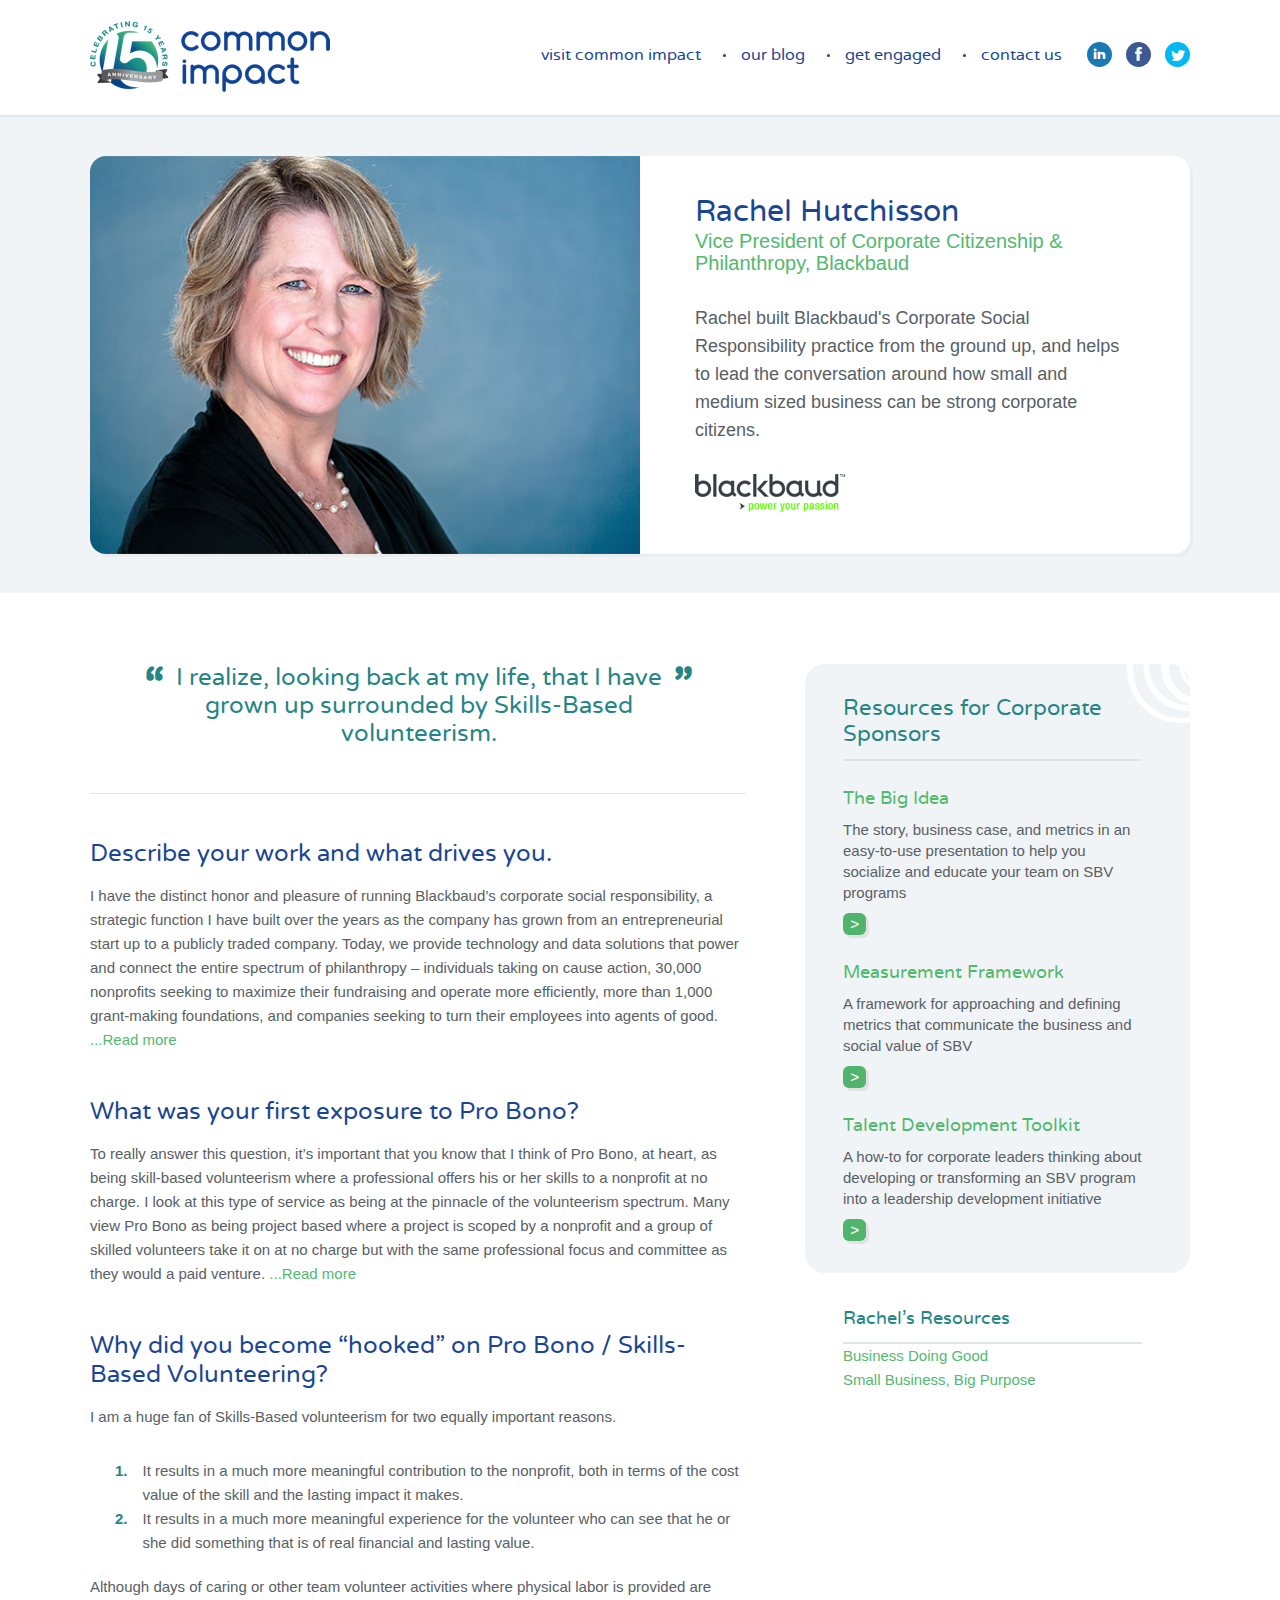
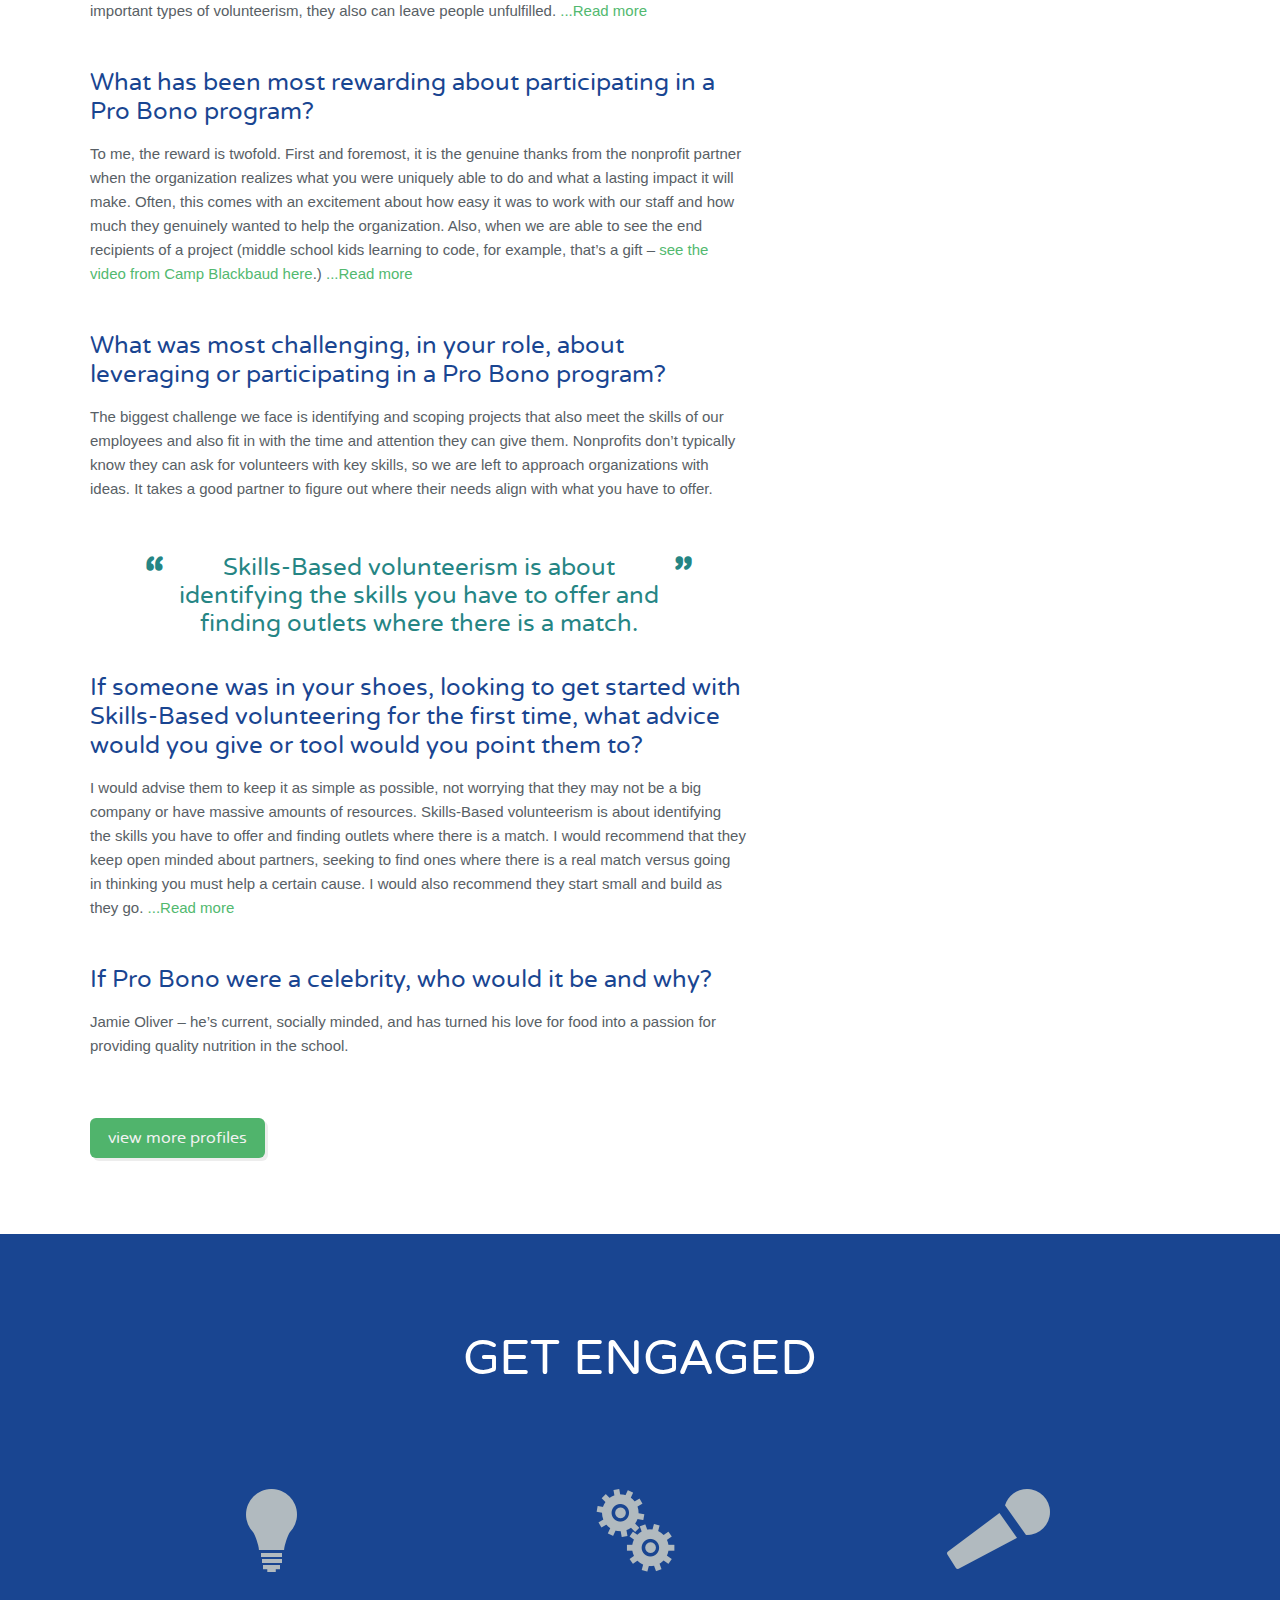
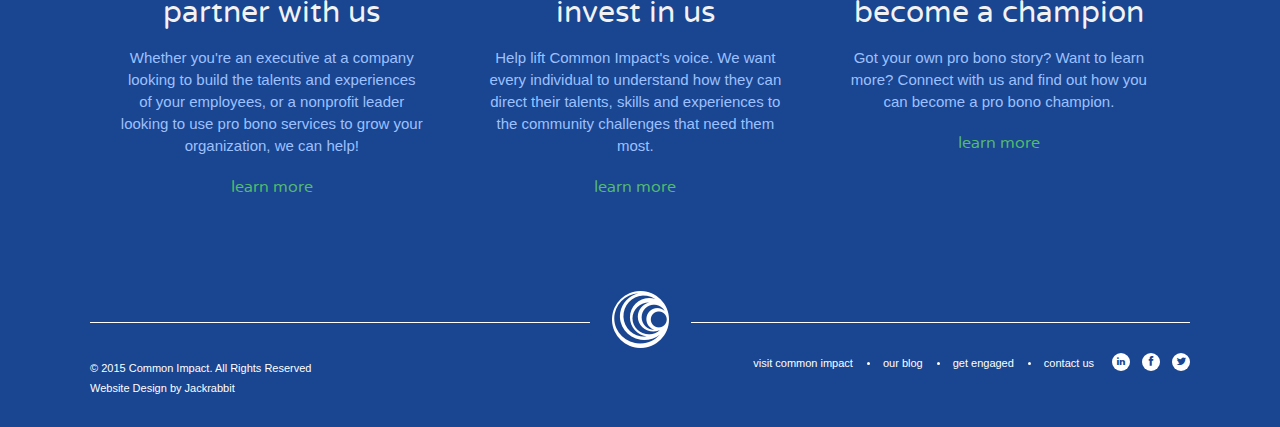
<file: _front/rachel-bio.html>
<!DOCTYPE html>
<html lang="en">
<head>
    <meta charset="utf-8" />
    <meta name="MSSmartTagsPreventParsing" content="true" /><!--[if lte IE 9]><meta http-equiv="X-UA-Compatible" content="IE=Edge"/><![endif]-->
    <meta name="viewport" content="width=device-width, initial-scale=1, maximum-scale=1, user-scalable=no" />
    <title>Common Impact</title>
	<link type="text/css" rel="stylesheet" media="all" href="ui/css/style.css" />
    <link type="text/plain" rel="author" href="authors.txt" />
    <link type="image/x-icon" rel="shortcut icon" href="favicon.ico" />
    <script src="ui/js/modernizr.js"></script>
    <script src="ui/js/jquery.js" type="text/javascript"></script>
</head>
<body>
  
    <header id="header">
    	<div class="wrap clearfix">
        	<h1 id="logo" class="pull-left">
            	<a href="http://probonoperspectives.org/">
                	<img src="ui/images/logo.png" width="240" height="71" alt="" />
                </a>
            </h1>
            
            <div class="header-right pull-right hidden-s">
            	<div class="clearfix inner-wrap">
                	<div class="header-social pull-right">
                    	<a href="https://www.linkedin.com/grp/home?gid=678067" target="_blank"><i class="social-linkedin"></i></a>
                        <a href="https://www.facebook.com/pages/Common-Impact/95882185891" target="_blank"><i class="social-facebook"></i></a>
                        <a href="https://twitter.com/commonimpact" target="_blank"><i class="social-twitter"></i></a>
                    </div>
                	<nav id="main-nav" class="pull-right">
                    	<ul>
                        	<li><a href="http://commonimpact.org/" target="_blank">visit common impact</a></li>
                            <li><a href="http://commonimpact.org/blog/" target="_blank">our blog</a></li>
                            <li><a href="#getengaged">get engaged</a></li>
                            <li><a href="http://commonimpact.org/about/contact" target="_blank">contact us</a></li>
                        </ul>
                    </nav>
                </div>
            </div><!--header-right-->
        </div>
        
        <div id="toggle_menu_btn" class="visible-s"><span></span></div>
        
        <div id="mobile-menu-wrap">
        	<nav id="mobile-menu">
            	<ul>
                    <li><a href="http://commonimpact.org/" target="_blank">visit common impact</a></li>
                    <li><a href="http://commonimpact.org/blog/" target="_blank">our blog</a></li>
                    <li><a href="#getengaged">get engaged</a></li>
                    <li><a href="http://commonimpact.org/about/contact" target="_blank">contact us</a></li>
                </ul>
            </nav>
            
            <div class="header-social pull-right">
                <a href="https://www.linkedin.com/grp/home?gid=678067" target="_blank"><i class="social-linkedin"></i></a>
                <a href="https://www.facebook.com/pages/Common-Impact/95882185891" target="_blank"><i class="social-facebook"></i></a>
                <a href="https://twitter.com/commonimpact" target="_blank"><i class="social-twitter"></i></a>
            </div>
        </div>
    </header>

    <section id="champion-top">
        <div class="wrap clearfix">
            <div class="top-container">
                <div class="left rachel" style="background-image:url(ui/images/hutchisson-rachel.jpg);">
                &nbsp;
                </div>
                <div class="center"></div>
                <div class="right">
                    <h3>Rachel Hutchisson</h3>
                    <h5>Vice President of Corporate Citizenship &amp; Philanthropy, Blackbaud</h5>
                    <p>Rachel built Blackbaud's Corporate Social Responsibility practice from the ground up, and helps to lead the conversation around how small and medium sized business can be strong corporate citizens.</p>
                    <img src="ui/images/blackbaud.jpg" alt="" />
                </div>
            </div>
        </div>
    </section>

    <section id="champion-bio">
        <div class="wrap shadow clearfix">
            <div class="left">
                <ul>
                    <li class="quote">“</li>
                    <li><h2>I realize, looking back at my life, that I have grown up surrounded by Skills-Based volunteerism.</h2></li>
                    <li class="quote">”</li>
                </ul>
                <div class="spacer"></div>
                <h3 class="firsth3">Describe your work and what drives you.</h3>

                <p>I have the distinct honor and pleasure of running Blackbaud’s corporate social responsibility, a strategic function I have built over the years as the company has grown from an entrepreneurial start up to a publicly traded company. Today, we provide technology and data solutions that power and connect the entire spectrum of philanthropy – individuals taking on cause action, 30,000 nonprofits seeking to maximize their fundraising and operate more efficiently, more than 1,000 grant-making foundations, and companies seeking to turn their employees into agents of good. <span id="restOfArticle" style="display:none">I mention this focus because it’s vital to me and my role. In addition to being a CSR professional, I am one who works within a business context that is all about philanthropy. In many of our efforts, we seek to take a broad approach that helps to lift the sector versus selecting individual causes (in our case, that would be like picking a favorite child). Examples of this are our work with Giving USA, #GivingTuesday and A Billion + Change. Working at the intersection of nonprofit and corporate has formed how I look at the topic of social good. I have a fundamental belief that "good is for everyone" (individuals of all ages, nonprofits, foundations, small business, corporates, cities, etc.) and seek to share this position through various blogs (npENGAGE contributor; Business Doing Good creator and blogger) and many speaking engagements in the nonprofit, corporate and social innovation spaces. I also invest a significant amount of time helping our people identify opportunities to serve on nonprofit committees and boards, both as a way to give back and to learn about this amazing market.</span><a onclick="showMoreOrLess(this,'restOfArticle');" class="readmore">...Read more</a></p>

                <h3>What was your first exposure to Pro Bono?</h3>

                <p>To really answer this question, it’s important that you know that I think of Pro Bono, at heart, as being skill-based volunteerism where a professional offers his or her skills to a nonprofit at no charge.  I look at this type of service as being at the pinnacle of the volunteerism spectrum.  Many view Pro Bono as being project based where a project is scoped by a nonprofit and a group of skilled volunteers take it on at no charge but with the same professional focus and committee as they would a paid venture. <span id="restOfArticle2" style="display:none">I take a broader view of Skills-Based volunteerism, most likely because I find myself in a setting where I am working with a lot of individuals seeking to do this kind of service (vs groups able to take on scoped initiatives).<br />  
                <br />
                This background matters because I, realize, looking back at my life, that I have grown up surrounded by Skills-Based volunteerism.  Before I knew what nonprofits were, I knew that my parents were engaged in the community with their peers, seeking to lead the public library through difficult economic times and to ensure the future services of organizations like the senior citizens center and a literacy organization.  As a middle school student, I knew that when my mother was in the dining room with an adult client (teaching him how to read), I was to give them privacy.<br />
                <br />
                At Blackbaud, over the years, we have led a number of initiatives that – also looking back – I would now call Skills-Based volunteerism.  The term itself seems to have risen in popularity over the last 5-10 years.  When A Billion Plus Change asked us to make a pledge about 4 years ago, our reaction was, "of course, we already do this work."</span><a onclick="showMoreOrLess(this,'restOfArticle2');" class="readmore">...Read more</a></p>

                <h3>Why did you become “hooked” on Pro Bono / Skills-Based Volunteering?</h3>

                <p>I am a huge fan of Skills-Based volunteerism for two equally important reasons.</p>
                <div>
                <ol>
                    <li>It results in a much more meaningful contribution to the nonprofit, both in terms of the cost value of the skill and the lasting impact it makes.</li>  
                    <li>It results in a much more meaningful experience for the volunteer who can see that he or she did something that is of real financial and lasting value.</li>  
                </ol>
                </div>
                <p>Although days of caring or other team volunteer activities where physical labor is provided are important types of volunteerism, they also can leave people unfulfilled. <span id="restOfArticle3" style="display:none">Knowing you really helped a nonprofit through the unique use of your skills is hugely rewarding.<br />
                <br />
                Finally, I love Skills-Based volunteerism because it is a fabulous way for companies of all sizes (including small business) to involve their employees in service in targeted but truly helpful initiatives.</span><a onclick="showMoreOrLess(this,'restOfArticle3');" class="readmore">...Read more</a></p>

                <h3>What has been most rewarding about participating in a Pro Bono program?</h3>
                <p>To me, the reward is twofold.  First and foremost, it is the genuine thanks from the nonprofit partner when the organization realizes what you were uniquely able to do and what a lasting impact it will make.  Often, this comes with an excitement about how easy it was to work with our staff and how much they genuinely wanted to help the organization. Also, when we are able to see the end recipients of a project (middle school kids learning to code, for example, that’s a gift – <a href="https://www.youtube.com/watch?v=5rXsPqnuaXo" target="_blank" class="biolink">see the video from Camp Blackbaud here</a>.) <span id="restOfArticle4" style="display:none">The second reward is the reaction of the staff involved, who are excited to learn that they truly do have skills to offer that are of help to a nonprofit (many don’t realize this when approached about a project for some reason, which is a shame).  Skills-Based volunteerism done well truly is a win win for the nonprofit and the company alike.</span><a onclick="showMoreOrLess(this,'restOfArticle4');" class="readmore">...Read more</a></p>

                <h3>What was most challenging, in your role, about leveraging or participating in a Pro Bono program?</h3>
                <p>The biggest challenge we face is identifying and scoping projects that also meet the skills of our employees and also fit in with the time and attention they can give them.  Nonprofits don’t typically know they can ask for volunteers with key skills, so we are left to approach organizations with ideas.  It takes a good partner to figure out where their needs align with what you have to offer. </p>

                <ul class="second-ul">
                    <li class="quote">“</li>
                    <li><h2>Skills-Based volunteerism is about identifying the skills you have to offer and finding outlets where there is a match.</h2></li>
                    <li class="quote">”</li>
                </ul>
                

                <h3>If someone was in your shoes, looking to get started with Skills-Based volunteering for the first time, what advice would you give or tool would you point them to?</h3>
                <p>I would advise them to keep it as simple as possible, not worrying that they may not be a big company or have massive amounts of resources.  Skills-Based volunteerism is about identifying the skills you have to offer and finding outlets where there is a match.  I would recommend that they keep open minded about partners, seeking to find ones where there is a real match versus going in thinking you must help a certain cause.  I would also recommend they start small and build as they go. <span id="restOfArticle5" style="display:none">Start with a smaller initiative, scoping what the goal is and also tracking what happens along the way to learn how scope can shift.  Then, when that phase is done, see if it makes sense to go to phase 2.  Taking on too big a project too quickly can just lead to frustration all around.  For small businesses, I would point them to <a href="http://www.businessdoinggood.com/" target="_blank" class="biolink">www.businessdoinggood.com</a> and the eBook I published with A Billion Plus Change and Riggs Partners as inspiration for how small businesses can give back – <a href="http://www.abillionpluschange.org/small-business-big-purpose" target="_blank" class="biolink">Small Business Big Purpose</a>.</span><a onclick="showMoreOrLess(this,'restOfArticle5');" class="readmore">...Read more</a></p>

                <h3>If Pro Bono were a celebrity, who would it be and why?</h3>
                <p class="last">Jamie Oliver – he’s current, socially minded, and has turned his love for food into a passion for providing quality nutrition in the school.</p>
                <a href="http://probonoperspectives.org/#bios" class="btn light-green-1">view more profiles</a>
            </div>

            <div class="right">
            	<a href="http://commonimpact.org/resources/category/corporate" target="_blank" ><div class="sidebarbg"></div></a>
                <div class="sidebar">
                    <h3>Resources for Corporate Sponsors</h3>
                    <div class="sidespacer"></div>
                    <h4>The Big Idea</h4>
                    <p>The story, business case, and metrics in an easy-to-use presentation to help you socialize and educate your team on SBV programs</p>
                    <a href="http://commonimpact.org/resources/post/the-big-idea" target="_blank" class="btn2 light-green-1">&gt;</a>
                    <h4>Measurement Framework</h4>
                    <p>A framework for approaching and defining metrics that communicate the business and social value of SBV</p>
                    <a href="http://commonimpact.org/resources/post/measurement-framework" target="_blank" class="btn2 light-green-1">&gt;</a>
                    <h4>Talent Development Toolkit</h4>
                    <p>A how-to for corporate leaders thinking about developing or transforming an SBV program into a leadership development initiative</p>
                    <a href="http://commonimpact.org/resources/post/talent-development-toolkit" target="_blank" class="btn2 light-green-1">&gt;</a>
                </div>
                <div class="sidebar-outter">
                    <h3>Rachel’s Resources</h3>
                    <div class="sidespacer"></div>
                    <a href="http://commonimpact.org/resources/post/business-doing-good" target="_blank" >Business Doing Good</a>
                    <div class="outter-14spacer"></div>
                    <a href="http://commonimpact.org/resources/post/small-business-big-purpose" target="_blank" >Small Business, Big Purpose</a>
                </div>
            </div>
        </div>
    </section>
	    
    
    <section id="engaged-wrapper" class="hm-module">
    	<h2><a name="getengaged">GET ENGAGED</a></h2>
    	<div class="wrap">     	
            <ul id="engaged-box">
            	<li>
                	<div class="icon">
                    	<img src="ui/images/ICON-1.png" width="51" height="83" alt="" />
                    </div>
                    <h4><a href="http://commonimpact.org/partners/overview ">partner with us</a></h4>
                    <p>Whether you're an executive at a company looking to build the talents and experiences of your employees, or a nonprofit leader looking to use pro bono services to grow your organization, we can help! </p>
                    <a href="http://commonimpact.org/partners/overview" target="_blank" class="link green-link">learn more</a>
                </li>
                <li>
                	<div class="icon">
                    	<img src="ui/images/ICON-.png" width="79" height="83" alt="" />
                    </div>
                    <h4><a href="https://www.networkforgood.org/donation/MakeDonation.aspx?ORGID2=300440394">invest in us</a></h4>
                    <p>Help lift Common Impact's voice.  We want every individual to understand how they can direct their talents, skills and experiences to the community challenges that need them most. </p>
                    <a href="https://www.networkforgood.org/donation/MakeDonation.aspx?ORGID2=300440394" target="_blank" class="link green-link">learn more</a>
                </li>
                <li>
                	<div class="icon">
                    	<img src="ui/images/ICON-3.png" width="103" height="80" alt="" />
                    </div>
                    <h4><a href="mailto:info@commonimpact.org ">become a champion</a></h4>
                    <p>Got your own pro bono story?  Want to learn more?  Connect with us and find out how you can become a pro bono champion.  </p>
                    <a href="mailto:info@commonimpact.org" target="_blank" class="link green-link">learn more</a>
                </li>
            </ul>
        </div>
    </section>
    
    
	<footer id="footer">
    	<div class="wrap">
        	<div class="f-logo">
            	<h2>
                	<a href="http://commonimpact.org/" target="_blank"><img src="ui/images/f-logo.png" width="57" height="57" alt="" /></a>
                </h2>
            </div><!--f-logo-->
            
            <div class="clearfix f-row-two">
            	<div class="f-nav-wrap pull-right">
                	<nav class="f-main-menu pull-left hidden-s">
                    	<ul>
                        	<li><a href="http://commonimpact.org/" target="_blank">visit common impact</a></li>
                            <li><a href="http://commonimpact.org/blog/" target="_blank">our blog</a></li>
                            <li><a href="#getengaged">get engaged</a></li>
                            <li><a href="http://commonimpact.org/about/contact" target="_blank">contact us</a></li>
                        </ul>
                    </nav>
                    
                    <div class="f-social pull-left">
                    	<a href="https://www.linkedin.com/grp/home?gid=678067" target="_blank"><i class="social-linkedin"></i></a>
                        <a href="https://www.facebook.com/pages/Common-Impact/95882185891" target="_blank"><i class="social-facebook"></i></a>
                        <a href="https://twitter.com/commonimpact" target="_blank"><i class="social-twitter"></i></a>
                    </div>
                </div><!--right-->
                
            	<div class="pull-left f-right">
                	<div class="box">
                    	<p>&copy; 2015 Common Impact. All Rights Reserved</p>
                    </div>
                    <div class="box">
                    	<span class="jackrabbit"><a href="http://www.jumpingjackrabbit.com" title="Website Design by Jackrabbit" target="_blank">Website Design</a> by <a href="http://www.jumpingjackrabbit.com" title="Website Design by Jackrabbit" target="_blank">Jackrabbit</a></span>
                    </div>
                </div>
            </div>
        </div>
    </footer>
    
        
        
    <script src="ui/js/jquery.plugins.js" type="text/javascript"></script>
    <script src="ui/js/jquery.init.js" type="text/javascript"></script>    

<script>
  (function(i,s,o,g,r,a,m){i['GoogleAnalyticsObject']=r;i[r]=i[r]||function(){
  (i[r].q=i[r].q||[]).push(arguments)},i[r].l=1*new Date();a=s.createElement(o),
  m=s.getElementsByTagName(o)[0];a.async=1;a.src=g;m.parentNode.insertBefore(a,m)
  })(window,document,'script','//www.google-analytics.com/analytics.js','ga');

  ga('create', 'UA-38844878-2', 'auto');
  ga('send', 'pageview');

</script>

</body>
</html>
</file>
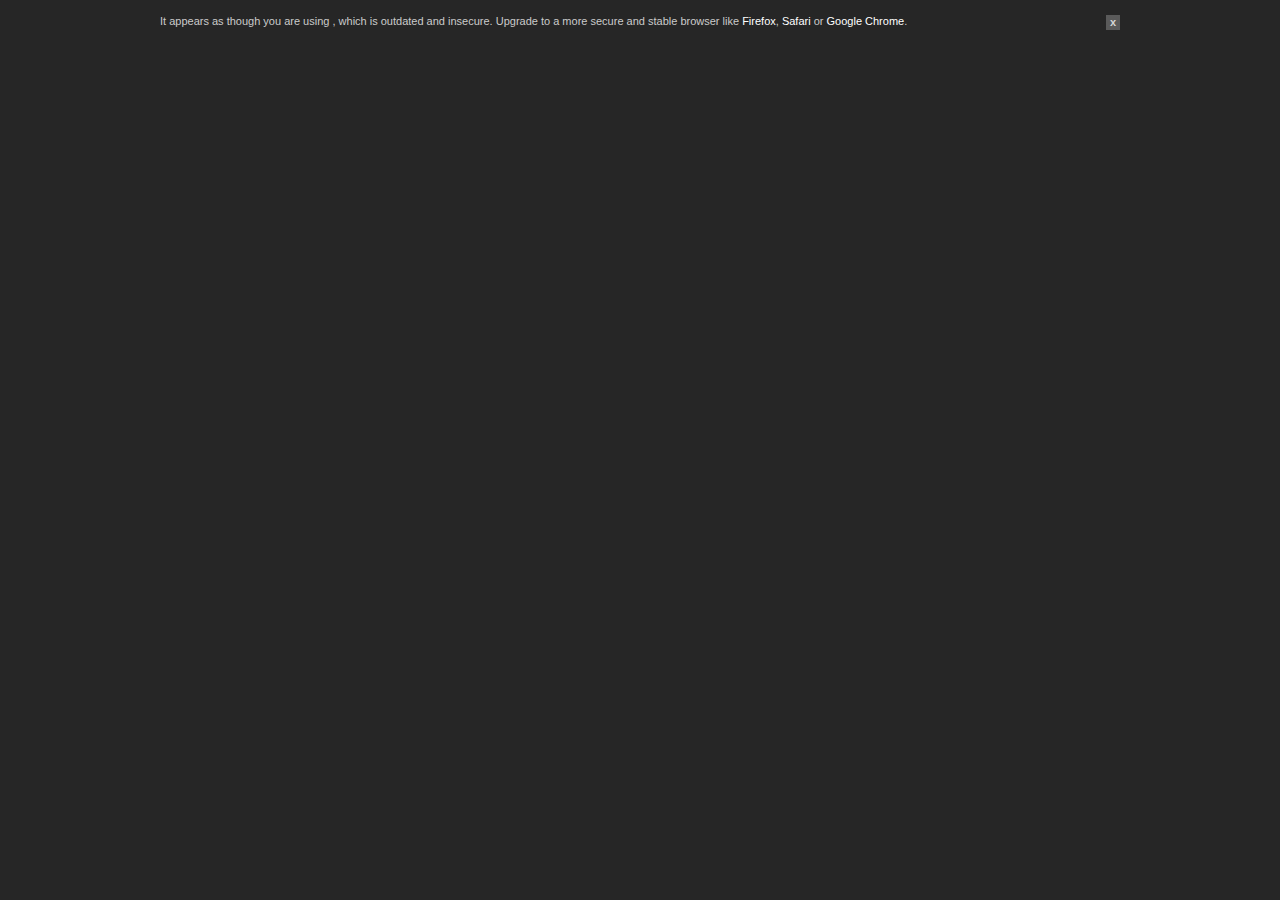
<file: _front/unsupported.html>
<!DOCTYPE html PUBLIC "-//W3C//DTD XHTML 1.1//EN" "http://www.w3.org/TR/xhtml11/DTD/xhtml11.dtd">
<html xmlns="http://www.w3.org/1999/xhtml" xml:lang="en">
<head>
	<meta http-equiv="Content-Type" content="text/html; charset=utf-8" />
<style>
	
	a, p, div { margin: 0; padding: 0; }
	html, body { background: #262626; font: 11px/100% Arial, Helvetica, sans-serif; color: #CBCBCB; padding: 0; margin: 0; }
	#content { width: 960px; margin: 0 auto; }
	p { padding: 2px 0 0 0; line-height: 39px; }
	a { text-decoration: none; color: #fff; }
	a:hover { text-decoration: underline; }
    #close { float: right; padding: 2px 4px; font-weight: bold; color: #D6D6D6; background: #5A5A5A; margin: 15px 0 0 0; }
    #close:hover { text-decoration: none; color: #ffffff; background: #7C7C7C; }
	

</style>

</head>
<body>

	<div id="content">
		<a href="javascript: window.parent.document.getElementById('no_ie6').parentNode.removeChild(window.parent.document.getElementById('no_ie6'))" id="close">x</a>
		<p>It appears as though you are using <!--[if IE 6]>Internet Explorer 6<![endif]--><!--[if IE 7]>Internet Explorer 7<![endif]-->, which is outdated and insecure. Upgrade to a more secure and stable browser like <a href="http://www.mozilla.org/en-US/firefox" target="_blank">Firefox</a>, <a href="http://www.apple.com/safari" target="_blank">Safari</a> or <a href="http://www.google.com/chrome" target="_blank">Google Chrome</a>.</p>
	</div>

<script>
  (function(i,s,o,g,r,a,m){i['GoogleAnalyticsObject']=r;i[r]=i[r]||function(){
  (i[r].q=i[r].q||[]).push(arguments)},i[r].l=1*new Date();a=s.createElement(o),
  m=s.getElementsByTagName(o)[0];a.async=1;a.src=g;m.parentNode.insertBefore(a,m)
  })(window,document,'script','//www.google-analytics.com/analytics.js','ga');

  ga('create', 'UA-38844878-2', 'auto');
  ga('send', 'pageview');

</script>

</body>
</html>
</file>
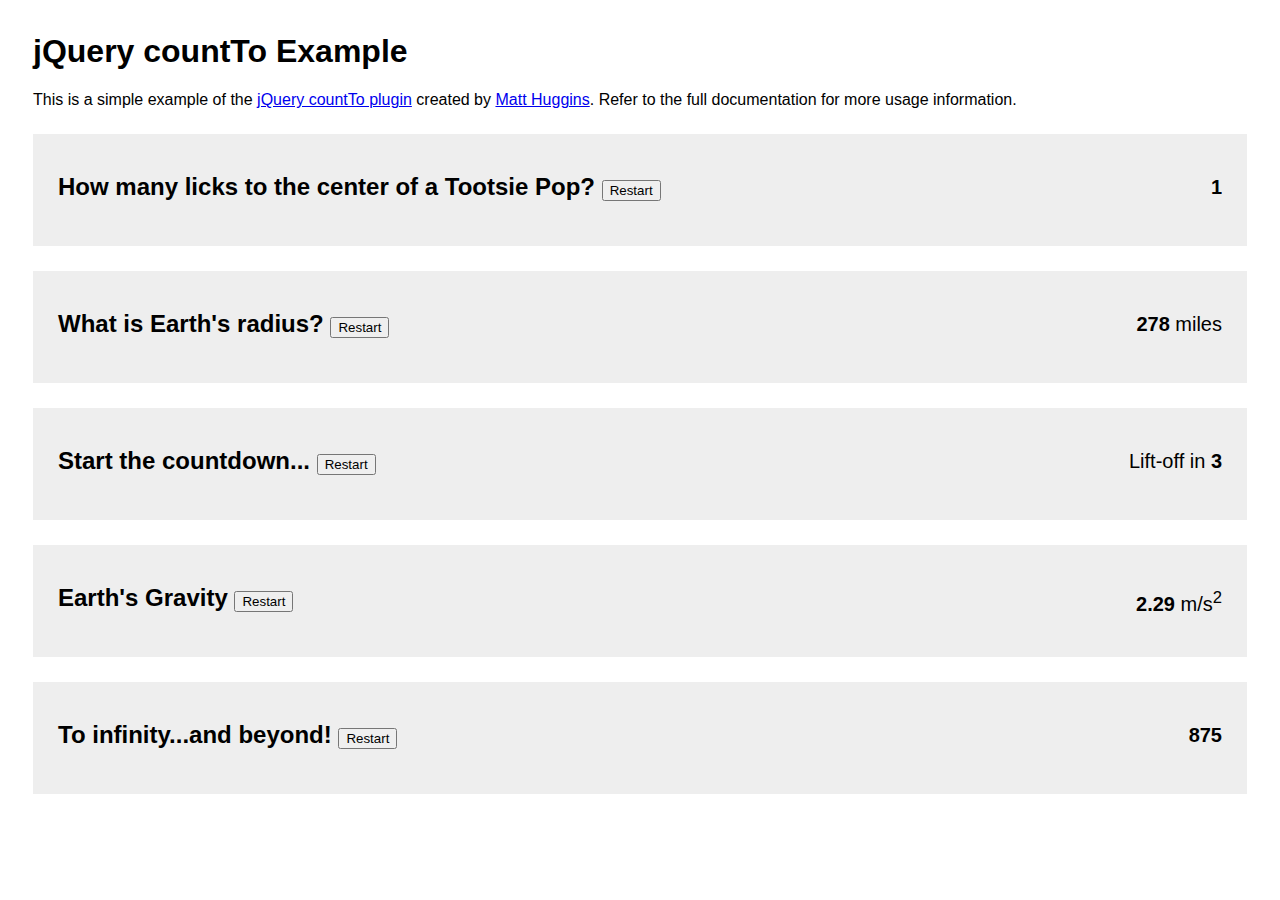
<file: jquery-countTo-master/example.html>
<html>
<head>
  <title>jQuery countTo Example</title>

  <style type="text/css">
    body {
      font-family: Arial;
      padding: 25px;
    }

    .example {
      position: relative;
      padding: 25px;
      margin: 25px 0;
      line-height: 1em;
      background-color: #eee;
    }

    .example h2 {
      margin-right: 100px;
    }

    .example p {
      position: absolute;
      right: 25px;
      top: 25px;
      font-size: 20px;
    }

    .red {
      color: #c00;
    }
  </style>
</head>

<body>
  <h1>jQuery countTo Example</h1>
  <p>
    This is a simple example of the
    <a href="https://github.com/mhuggins/jquery-countTo">jQuery countTo plugin</a>
    created by <a href="http://www.matthuggins.com">Matt Huggins</a>.  Refer to
    the full documentation for more usage information.
  </p>

  <div class="example">
    <h2>
      How many licks to the center of a Tootsie Pop?
      <button class="restart" data-target="#lollipop">Restart</button>
    </h2>
    <p><b class="timer" id="lollipop" data-to="3" data-speed="1500"></b></p>
  </div>

  <div class="example">
    <h2>
      What is Earth's radius?
      <button class="restart" data-target="#earth">Restart</button>
    </h2>
    <p><b class="timer" id="earth" data-to="3968" data-speed="10000"></b> miles</p>
  </div>

  <div class="example">
    <h2>
      Start the countdown...
      <button class="restart" data-target="#countdown">Restart</button>
    </h2>
    <p>Lift-off in <b class="timer" id="countdown" data-from="3" data-to="1" data-speed="3000"></b></p>
  </div>

  <div class="example">
    <h2>
      Earth's Gravity
      <button class="restart" data-target="#gravity">Restart</button>
    </h2>
    <p><b class="timer" id="gravity" data-from="0" data-to="9.8" data-speed="3000" data-decimals="2"></b> m/s<sup>2</sup></p>
  </div>

  <div class="example">
    <h2>
      To infinity...and beyond!
      <button class="restart" data-target="#infinity">Restart</button>
    </h2>
    <p><b class="timer" id="infinity" data-from="0" data-to="1000" data-speed="800"></b></p>
  </div>

  <script type="text/javascript" src="http://ajax.googleapis.com/ajax/libs/jquery/1.8.3/jquery.min.js"></script>
  <script type="text/javascript" src="jquery.countTo.js"></script>

  <script type="text/javascript">
    jQuery(function ($) {
      // custom formatting example
      $('#earth').data('countToOptions', {
        formatter: function (value, options) {
          return value.toFixed(options.decimals).replace(/\B(?=(?:\d{3})+(?!\d))/g, ',');
        }
      });

      // custom callback when counting completes
      $('#countdown').data('countToOptions', {
        onComplete: function (value) {
          $(this).text('BLAST OFF!').addClass('red');
        }
      });

      // another custom callback for counting to infinity
      $('#infinity').data('countToOptions', {
        onComplete: function (value) {
          count.call(this, {
            from: value,
            to: value + 1000
          });
        }
      });

      // start all the timers
      $('.timer').each(count);

      // restart a timer when a button is clicked
      $('.restart').click(function (event) {
        event.preventDefault();
        var target = $(this).data('target');
        $(target).countTo('restart');
      });

      function count(options) {
        var $this = $(this);
        options = $.extend({}, options || {}, $this.data('countToOptions') || {});
        $this.countTo(options);
      }
    });
  </script>
</body>
</html>
</file>
<file: _front/ui/css/style.css>
@charset "UTF-8";
/* ========================================================================= */
/* !RESETS AND DEFAULTS */
/* ========================================================================= */
html, body, div, object, iframe, h1, h2, h3, h4, h5, h6, p, blockquote, pre, abbr, address, cite, code, del, dfn, img, ins, kbd, q, samp, var, hr, acronym, dl, dt, dd, ol, ul, li, pre, fieldset, form, label, legend, table, caption, tbody, tfoot, thead, tr, th, td, article, aside, canvas, details, figcaption, figure, footer, header, hgroup, menu, nav, section, summary, time, mark, audio, video { border: 0; outline: 0; font-style: normal; font-weight: 400; font-size: 100%; vertical-align: baseline; margin: 0; padding: 0; -webkit-text-size-adjust: 100%; }

* { box-sizing: border-box;} 

em, strong, b, i, a, span, sub, sup, small { border: 0; outline: 0; font-size: 100%; vertical-align: baseline; margin: 0; padding: 0; }

a:focus { outline: 0; }

:focus, :active { outline: none; outline: 0; }

::-moz-focus-inner { outline: none; }

article, aside, details, figcaption, figure, footer, header, hgroup, menu, nav, section { display: block; }

li { list-style: none; }

a { text-decoration: none; }

blockquote:before, blockquote:after, q:before, q:after { content: ""; }

table { border-collapse: collapse; border-spacing: 0; }

hr { display: block; height: 1px; border-top: 1px solid #000; color: #000; }

input, select { vertical-align: middle; }

sub { vertical-align: sub; font-size: smaller; line-height: 0px; }

sup { vertical-align: super; font-size: smaller; line-height: 0px; }

input, button, textarea, select, label, img { display: inline-block; }

input, button, textarea, select, optgroup, option { font-family: inherit; font-size: inherit; font-style: inherit; font-weight: inherit; }

input, button, textarea, select { -webkit-appearance: none; }

textarea { resize: none; }

button, a span { cursor: pointer; }

button { border: 0; text-align: center; }

button::-moz-focus-inner { padding: 0; border: 0; }

table { table-layout: fixed; }

a[href^=tel] { color: inherit; }

#no_ie6 { width: 100%; height: 40px; overflow: hidden; border-bottom: 2px solid #000; }

/* != FONT SMOOTHING */
body, input, button, textarea { -webkit-font-smoothing: antialiased; -moz-osx-font-smoothing: grayscale; }

/* * { box-sizing: border-box;} */
/* != .clearfix - CLEAR ELEMENTS */
.clear { clear: both; }

.clearfix:after { visibility: hidden; display: block; font-size: 0; content: " "; clear: both; height: 0; }

.clearfix { display: inline-table; }

* html .clearfix { height: 1%; }

/* Hides from IE-mac \*/
.clearfix { display: block; }

/* Hides from IE-mac \*/
* html .clearfix { zoom: 1; }

/* IE6 */
*:first-child + html .clearfix { zoom: 1; }

/* IE7 */
/* != .wordwrap - CONTINUE LONG URLS/WORDS ON NEXT LINE */
.wordwrap { white-space: pre; white-space: pre-wrap; white-space: pre-line; white-space: -pre-wrap; white-space: -o-pre-wrap; white-space: -moz-pre-wrap; word-wrap: break-word; }

/* ========================================================================= */
/* !FONTS (@fontface generated with FontSpring Syntax formatting */
/* ========================================================================= */
@font-face { font-family: "jack-social"; src: url("../fonts/JackSocial/jack-social.eot"); src: url("../fonts/JackSocial/jack-social.eot?#iefix") format("embedded-opentype"), url("../fonts/JackSocial/jack-social.ttf") format("truetype"), url("../fonts/JackSocial/jack-social.woff") format("woff"), url("../fonts/JackSocial/jack-social.svg#jack-social") format("svg"); font-weight: normal; font-style: normal; }
@font-face { font-family: 'varela_roundregular'; src: url("../fonts/varelaround/varelaround-regular-webfont.eot"); src: url("../fonts/varelaround/varelaround-regular-webfont.eot?#iefix") format("embedded-opentype"), url("../fonts/varelaround/varelaround-regular-webfont.woff2") format("woff2"), url("../fonts/varelaround/varelaround-regular-webfont.woff") format("woff"), url("../fonts/varelaround/varelaround-regular-webfont.ttf") format("truetype"), url("../fonts/varelaround/varelaround-regular-webfont.svg#varela_roundregular") format("svg"); font-weight: 400; font-style: normal; }
/* ========================================================================= */
/* !SASS VARIABLES & MIXINS */
/* ========================================================================= */
/* ========================================================================= */
/* !STYLES */
/* ========================================================================= */
html, body { font-family: "varela_roundregular", sans-serif; }

/* != SELECTION STYLES (Leaving these blank will show no indication of text selection) ===== */
::selection { background: #194591; color: #fff; }

::-moz-selection { background: #194591; color: #fff; }

::-webkit-selection { background: #194591; color: #fff; }

/* != ICON FONT DECLARATION ===== */
[data-icon]:before { font-family: "jack-social"; content: attr(data-icon); font-style: normal; font-weight: normal; font-variant: normal; text-transform: none !important; speak: none; display: inline-block; text-decoration: none; width: 1em; line-height: 1em; -webkit-font-smoothing: antialiased; -moz-osx-font-smoothing: grayscale; }

[class^="social-"]:before, [class*=" social-"]:before { font-family: "jack-social"; font-style: normal; font-weight: normal; font-variant: normal; text-transform: none !important; speak: none; display: inline-block; text-decoration: none; width: 1em; line-height: 1em; -webkit-font-smoothing: antialiased; -moz-osx-font-smoothing: grayscale; }

.social-email:before { content: "a"; }

.social-email-round:before { content: "A"; }

.social-facebook:before { content: "f"; }

.social-facebook-round:before { content: "F"; }

.social-flickr:before { content: "c"; }

.social-flickr-round:before { content: "C"; }

.social-googleplus:before { content: "g"; }

.social-googleplus-round:before { content: "G"; }

.social-instagram:before { content: "i"; }

.social-instagram-round:before { content: "I"; }

.social-linkedin:before { content: "l"; }

.social-linkedin-round:before { content: "L"; }

.social-pinterest:before { content: "p"; }

.social-pinterest-round:before { content: "P"; }

.social-rss:before { content: "r"; }

.social-rss-round:before { content: "R"; }

.social-sharethis:before { content: "s"; }

.social-sharethis-round:before { content: "S"; }

.social-twitter:before { content: "t"; }

.social-twitter-round:before { content: "T"; }

.social-vimeo:before { content: "v"; }

.social-vimeo-round:before { content: "V"; }

.social-yelp:before { content: "x"; }

.social-yelp-round:before { content: "X"; }

.social-youtube:before { content: "y"; }

.social-youtube-round:before { content: "Y"; }

.social-youtube2:before { content: "u"; }

.social-youtube2-round:before { content: "U"; }

@font-face { font-family: "common-impact"; src: url("../fonts/common-impact/common-impact.eot"); src: url("../fonts/common-impact/common-impact.eot?#iefix") format("embedded-opentype"), url("../fonts/common-impact/common-impact.woff") format("woff"), url("../fonts/common-impact/common-impact.ttf") format("truetype"), url("../fonts/common-impact/common-impact.svg#common-impact") format("svg"); font-weight: normal; font-style: normal; }
[data-icon]:before { font-family: "common-impact" !important; content: attr(data-icon); font-style: normal !important; font-weight: normal !important; font-variant: normal !important; text-transform: none !important; speak: none; line-height: 1; -webkit-font-smoothing: antialiased; -moz-osx-font-smoothing: grayscale; }

[class^="ci-"]:before, [class*=" ci-"]:before { font-family: "common-impact" !important; font-style: normal !important; font-weight: normal !important; font-variant: normal !important; text-transform: none !important; speak: none; line-height: 1; -webkit-font-smoothing: antialiased; -moz-osx-font-smoothing: grayscale; }

.ci-arrow-left:before { content: "e"; }

.ci-arrow-right:before { content: "f"; }

.ci-arrow-up:before { content: "g"; }

.ci-arrow-down:before { content: "h"; }

/* != DEFAULT WORDPRESS STYLES = USE AS NEEDED = .wp-caption = .wp-caption-dd = .wpGallery = .shutter = .shutterset ==== */
.aligncenter { display: block; margin: 25px auto; }

.alignleft { float: left; margin: 0 25px 25px 0; }

.alignright { float: right; margin: 0 0 25px 25px; }

.alignnone { display: inline-block; }

/* != LAYOUT STYLES ===== */
.content-main ul li { position: relative; padding-left: 10px; }

.content-main ul li:before { content: 'ΓÇó'; position: absolute; left: 0; }

.content-main ol { counter-reset: li; }

.content-main ol li { position: relative; padding-left: 20px; }

.content-main ol li:before { content: counter(li) ". "; counter-increment: li; position: absolute; left: 0; }

.wrap { width: 1140px; -webkit-box-sizing: border-box; -moz-box-sizing: border-box; box-sizing: border-box; margin: 0 auto; max-width: 100%; padding: 0 20px; }

.pull-left { float: left; }

.pull-right { float: right; }

.visible-s, .visible-xs { display: none !important; }

.hidden-s { display: block; }

.dropdwn-btn { display: none; }

.btn { -moz-border-radius: 6px; -webkit-border-radius: 6px; border-radius: 6px; box-shadow: 3px 3px 0 rgba(0, 0, 0, 0.07); -webkit-box-shadow: 3px 3px 0 rgba(0, 0, 0, 0.07); -moz-box-shadow: 3px 3px 0 rgba(0, 0, 0, 0.07); color: #f2f2f2; font-size: 16px; font-weight: 400; line-height: 16px; padding: 12px 18px; display: inline-block; }
.btn2 { -moz-border-radius: 6px; -webkit-border-radius: 6px; border-radius: 6px; box-shadow: 3px 3px 0 rgba(0, 0, 0, 0.07); -webkit-box-shadow: 3px 3px 0 rgba(0, 0, 0, 0.07); -moz-box-shadow: 3px 3px 0 rgba(0, 0, 0, 0.07); color: #f2f2f2; font-size: 16px; font-weight: 400; line-height: 16px; padding: 3px 7px; display: inline-block; }
.btn.light-green-1 { background-color: #50b46c; }
.btn.light-green-1:hover { background-color: #258584; }
.btn2.light-green-1 { background-color: #50b46c; }
.btn2.light-green-1:hover { background-color: #258584; }
.btn.light-green-3 { background-color: #50b46c; }
.btn.light-green-3:hover { background-color: #fff; color: #52b96f; }
.btn.light-green-2 { background-color: #50b46c; line-height:5px; border-radius:100px; padding:15px 11px 12px 11px; }
.btn.light-green-2:hover { background-color: #fff; color: #52b96f; }

.link { font-size: 16px; font-weight: 400; line-height: 16px; display: inline-block; }
.link.white-link { color: #fff; }
.link.white-link:hover { color: #52b96f; }
.link.green-link { color: #52b96f; }
.link.green-link:hover { color: #fff; }

a { -webkit-transition: all 0.1s ease-in-out; -moz-transition: all 0.1s ease-in-out; transition: all 0.1s ease-in-out; }

/* != PLACEHOLDER ATTRIBUTE STYLES = input or textarea - placeholder="whatever" ===== */
/* ::-webkit-input-placeholder { color:     #3b3b3b; opacity: 1; filter: alpha(opacity=100); } :-moz-placeholder { color:     #3b3b3b; opacity: 1; filter: alpha(opacity=100); } ::-moz-placeholder { color:     #3b3b3b; opacity: 1; filter: alpha(opacity=100); } :-ms-input-placeholder { color:     #3b3b3b; opacity: 1; filter: alpha(opacity=100); }
*/
form ul { margin: 0; }
form ul li { background: none; list-style: none; }
form ul li div { display: inline-block; vertical-align: top; }

input[type=submit], button { display: inline-block; cursor: pointer; }

#header { height: 90px; background: #fff; width: 100%; margin-top:20px; margin-bottom:5px;  }
#header .header-social { margin-left: 15px; margin-top: 22px; }
#header .header-social a { margin-left: 10px; }
#header .header-social a i { display: inline-block; -moz-border-radius: 25px; -webkit-border-radius: 25px; border-radius: 25px; width: 25px; height: 25px; color: #fff; font-size: 23px; text-align: center; line-height: 25px; -webkit-transition: all 0.1s ease-in-out; -moz-transition: all 0.1s ease-in-out; transition: all 0.1s ease-in-out; }
#header .header-social a i:before { position: relative; }
#header .header-social a i.social-linkedin { background-color: #1a78b2; }
#header .header-social a i.social-facebook { background-color: #3d5893; }
#header .header-social a i.social-twitter { background-color: #00b8f3; }
#header .header-social a i.social-twitter:before { top: 1px; }
#header .header-social a i:hover { background-color: #258584; }
#mobile-menu-wrap {display:none;}


#logo { display: inline-block; line-height: 90px; }
#logo a { display: block; height: 90px; display: inline-block; vertical-align: middle; }
#logo a img { max-width: 100%; max-height: 100%; width: auto; height: auto; display: inline-block; }

#main-nav { display: inline-block; margin-top: 25px; }
#main-nav > ul > li { float: left; display: inline-block; position: relative; padding-left: 40px; }
#main-nav > ul > li:before { -moz-border-radius: 3px; -webkit-border-radius: 3px; border-radius: 3px; width: 3px; height: 3px; background: #194591; content: ''; position: absolute; left: 22px; top: 9px; }
#main-nav > ul > li:first-child { padding-left: 0; }
#main-nav > ul > li:first-child:before { display: none; }
#main-nav > ul > li a { font-size: 16px; color: #194591; line-height: 16px; }
#main-nav > ul > li a:hover { color: #258584; }
#main-nav > ul > li ul { display: none; position: absolute; top: 100%; z-index: 999; }
#main-nav > ul > li ul li { display: block; }
#main-nav > ul > li:hover > a { /*background:#000;
color: #fff;*/ }
#main-nav > ul > li:hover ul { display: block; }

#hm-banner { height: auto; width: 100%; }
#hm-banner ul { width: 100%; height: auto; }
#hm-banner ul li { display: block; width: 100%; height: 100%; position: relative; }
#hm-banner .banner-bg { height: 670px; position: relative; background-repeat: no-repeat; background-position: 50% 50%; -webkit-background-size: cover; -moz-background-size: cover; -o-background-size: cover; background-size: cover; background-position: center bottom; }
#hm-banner .banner-text { position: absolute; width: 100%; display: inline-block; left: 0; bottom: 56px; }
#hm-banner h2 {color: #fff; font-size: 52px; font-weight: 400; line-height: 73.5999984741211px; }

.hm-module h2 { font-size: 49px; font-weight: 400; color: #fff; padding: 0 20px; text-transform: uppercase; text-align: center; }
.hm-module h3 { color: #194591; font-size: 40px; font-weight: 400; display: block; text-align: center; text-transform: uppercase; padding: 0 20px; }

#champions-wrap { padding: 45px 0 85px; background-color: #f1f4f6; }

.flip-container { perspective: 1000; transform-style: preserve-3d; -webkit-perspective: 1000; -webkit-transform-style: preserve-3d; }
.flip-container.active .front { transform: rotateY(180deg); -webkit-transform: rotateY(180deg);}
.flip-container.active .back { transform: rotateY(0deg); -webkit-transform: rotateY(0deg); }
.flip-container .front, .flip-container .back { backface-visibility: hidden; transition: 0.6s; transform-style: preserve-3d; -webkit-backface-visibility: hidden; -webkit-transition: 0.6s; -webkit-transform-style: preserve-3d; box-shadow: 3px 3px 0 rgba(0, 0, 0, 0.04); -webkit-box-shadow: 3px 3px 0 rgba(0, 0, 0, 0.04); -moz-box-shadow: 3px 3px 0 rgba(0, 0, 0, 0.04); overflow: hidden; position: absolute; top: 0; left: 0; }
.flip-container .front { z-index: 2; transform: rotateY(0deg); -webkit-transform: rotateY(0deg); background: #fff; }
.flip-container .front .photo { position: relative; width: 100%; height: 340px; background-repeat: no-repeat; background-position: 50% 50%; -webkit-background-size: cover; -moz-background-size: cover; -o-background-size: cover; background-size: cover; margin-bottom: 28px; }
.flip-container .front .photo:before { position: absolute; width: 100%; height: 100%; content: ''; left: 0; bottom: 0; background: url(../images/photo-shadow.png) left bottom repeat-x; z-index: 2; }
.flip-container .front .photo .info { position: absolute; left: 30px; bottom: 14px; display: inline-block; z-index: 4; }
.flip-container .front .photo h5 { color: #fff; }
.flip-container .front .photo span { color: #fff; font-family: Helvetica, sans-serif; font-size: 13px; font-weight: 400; line-height: 16px; }
.flip-container .front h5 { font-size: 24px; line-height: 29px; }
.flip-container .front .content-wrap { padding: 0 30px; }
.flip-container .front .content-wrap h5 { color: #194591; margin-bottom: 18px; }
.flip-container .front .content-wrap h5 span { color: #52b96f; display: inline-block; margin-right: 5px; }
.flip-container .front .content-wrap p { color: #586065; font-family: Helvetica, sans-serif; font-size: 15px; font-weight: 300; line-height: 21px; margin-bottom: 25px; }
.flip-container .back { transform: rotateY(-180deg); -webkit-transform: rotateY(-180deg); background-color: #258584; padding: 33px; text-align: left; }
.flip-container .back h4 { font-size: 23px; font-weight: 400; margin-bottom: 25px; color: #fff; }
.flip-container .back p { color: #c8fefe; font-family: Helvetica, sans-serif; font-size: 18px; font-weight: 300; line-height: 22px; margin-bottom: 20px; }

.flip-container { height: 640px; }
.flip-container .front, .flip-container .back { -moz-border-radius: 10px; -webkit-border-radius: 10px; border-radius: 10px; width: 100%; height: 635px; -webkit-box-sizing: border-box; -moz-box-sizing: border-box; box-sizing: border-box; }

.flipper { transition: 0.6s; -webkit-transition: 0.6s; transform-style: preserve-3d; -webkit-transform-style: preserve-3d; position: relative; }


#champions { margin-top: 20px; padding: 50px 0 10px; width: 100%; overflow: hidden; /* the parent */ }
#champions .slick-slide { margin: 0 12px; opacity: 0.4; }
#champions .slick-list { margin: 0 -12px; }
#champions .slick-active { opacity: 1; }

#numbers-wrapper { padding: 75px 0; overflow: hidden; }

#circle-numbers { font-size: 0; display: inline-block; width: 100%; margin-top: 30px; }
#circle-numbers li.slick-slide { width: 25%; font-size: 12px; display: inline-block; -webkit-box-sizing: border-box; -moz-box-sizing: border-box; box-sizing: border-box; position: relative; height: 250px; text-align: center; }
#circle-numbers .circle-border { width: 60px; height: 60px; background-color: white; -moz-border-radius: 60px; -webkit-border-radius: 60px; border-radius: 60px; margin-left: -30px; border: 3px solid rgba(241, 244, 246, 0); top: 50%; margin-top: -30px; -webkit-box-sizing: border-box; -moz-box-sizing: border-box; box-sizing: border-box; position: absolute; left: 50%; z-index: 1; opacity: 1; -webkit-transition: all 0.9s ease-in-out; -moz-transition: all 0.9s ease-in-out; transition: all 0.9s ease-in-out; }
#circle-numbers .circle-border:before { position: absolute; width: 100%; height: 100%; top: 0; left: 0; content: ''; opacity: 1; background: url(../images/circle-small-logo.png) center center no-repeat; background-size: 100% auto; -webkit-transition: all 0.9s ease-in-out; -moz-transition: all 0.9s ease-in-out; transition: all 0.9s ease-in-out; }
#circle-numbers li.active .circle-border { width: 242px; height: 242px; background-color: white; -moz-border-radius: 121px; -webkit-border-radius: 121px; border-radius: 121px; margin-left: -121px; border: 3px solid #f1f4f6; top: 0; margin-top: 0; }
#circle-numbers li.active .circle-border:before { opacity: 0; }
#circle-numbers svg { left: 50%; margin-left: -123px; position: absolute; top: 0; z-index: 3; visibility: hidden; -webkit-transition: all 0.1s ease-in-out; -moz-transition: all 0.1s ease-in-out; transition: all 0.1s ease-in-out; }
#circle-numbers .outer { fill: transparent; stroke: #52b96f; stroke-width: 3; stroke-dasharray: 754; stroke-dashoffset: 754; transition: stroke-dashoffset 1.5s; }
#circle-numbers li.show-line svg { visibility: visible; }
#circle-numbers li.show-line[data-percent='100'] .outer { stroke-dashoffset: 0; }
#circle-numbers li.show-line[data-percent='75'] .outer { stroke-dashoffset: 188.5; }
#circle-numbers li.show-line[data-percent='50'] .outer { stroke-dashoffset: 377; }
#circle-numbers li.show-line[data-percent='25'] .outer { stroke-dashoffset: 565.5; }
#circle-numbers li.show-line[data-percent='0'] .outer { stroke-dashoffset: 754; }
#circle-numbers .data-box { width: 242px; height: 242px; -moz-border-radius: 121px; -webkit-border-radius: 121px; border-radius: 121px; position: absolute; top: 0; left: 50%; margin-left: -121px; z-index: 5; text-align: center; -webkit-box-sizing: border-box; -moz-box-sizing: border-box; box-sizing: border-box; padding: 0 40px; visibility: hidden; }
#circle-numbers .icon { width: 100%; height: 42px; background-size: auto auto; background-position: center center; background-repeat: no-repeat; margin-top: 55px; margin-bottom: 12px; display: inline-block; -webkit-transition: opacity 1s ease-in-out; -moz-transition: opacity 1s ease-in-out; transition: opacity 1s ease-in-out; opacity: 0; }
#circle-numbers h4 { color: #52b96f; font-size: 40px; font-weight: 400; line-height: 38px; margin-bottom: 10px; opacity: 0; -webkit-transition: opacity 1.6s ease-in-out; -moz-transition: opacity 1.6s ease-in-out; transition: opacity 1.6s ease-in-out; }
#circle-numbers p { color: #b1babf; font-size: 18px; font-weight: 400; line-height: 22px; opacity: 0; -webkit-transition: opacity 1.8s ease-in-out; -moz-transition: opacity 1.8s ease-in-out; transition: opacity 1.8s ease-in-out; }
#circle-numbers li.show-content .data-box { visibility: visible; }
#circle-numbers li.show-content .icon, #circle-numbers li.show-content h4, #circle-numbers li.show-content p { opacity: 1; }

#engaged-wrapper { padding: 95px 0; background-color: #194591; }

#engaged-box { display: inline-block; width: 100%; margin-top: 100px; font-size: 0; }
#engaged-box li { display: inline-block; width: 33.05%; font-size: 12px; vertical-align: top; padding: 0 30px; -webkit-box-sizing: border-box; -moz-box-sizing: border-box; box-sizing: border-box; text-align: center; }
#engaged-box .icon { width: 100%; height: 105px; text-align: center; line-height: 105px; }
#engaged-box .icon img { vertical-align: top; display: inline-block; max-height: 100%; max-width: 100%; height: auto; width: auto; }
#engaged-box h4 { font-size: 30px; font-weight: 400; line-height: 37px; margin-bottom: 16px; display: block; }
#engaged-box h4 a { color: #f2f2f2; }
#engaged-box h4 a:hover { color: #52b96f; }
#engaged-box p { color: #9dc1ff; font-family: Helvetica, sans-serif; font-size: 15px; font-weight: 300; line-height: 22px; margin-bottom: 22px; }

#footer { background-color: #194591; padding: 0 0 30px; }
#footer .f-logo { overflow: hidden; position: relative; text-align: center; margin-bottom: 4px; }
#footer .f-logo:before { position: absolute; content: ''; width: 100%; height: 1px; left: 0; top: 50%; z-index: 2; background: #fff; }
#footer .f-logo h2 { display: inline-block; z-index: 4; position: relative; padding: 0 22px; background-color: #194591; }
#footer .f-logo h2 a { display: block; }
#footer .f-logo h2 a img { width: auto; height: auto; max-width: 100%; max-height: 100%; }
#footer .f-right p, #footer .f-right span, #footer .f-right a { color: #fff; font-family: Helvetica, sans-serif; font-size: 11px; font-weight: 300; line-height: 11px; display: inline-block; }
#footer .f-right a:hover { color: #52b96f; }
#footer .f-main-menu ul { font-size: 0; }
#footer .f-main-menu ul li { display: inline-block; position: relative; padding-left: 30px; }
#footer .f-main-menu ul li:before { -moz-border-radius: 3px; -webkit-border-radius: 3px; border-radius: 3px; width: 3px; height: 3px; background: #fff; content: ''; position: absolute; left: 14px; top: 5px; }
#footer .f-main-menu ul li:first-child { padding-left: 0; }
#footer .f-main-menu ul li:first-child:before { display: none; }
#footer .f-main-menu ul li a { font-family: Helvetica, sans-serif; font-size: 11px; font-weight: 300; line-height: 13px; color: #fff; }
#footer .f-main-menu ul li a:hover { color: #52b96f; }
#footer .f-social { position: relative; display: inline-block; top: -4px; margin-left: 10px; }
#footer .f-social a { display: inline-block; -moz-border-radius: 18px; -webkit-border-radius: 18px; border-radius: 18px; width: 18px; height: 18px; background: #fff; margin-left: 8px; color: #194591; text-align: center; line-height: 18px; }
#footer .f-social a:hover { background-color: #52b96f; }
#footer .f-social a i { font-size: 16px; }

/* Slider */
.slick-slider { position: relative; display: block; box-sizing: border-box; -moz-box-sizing: border-box; -webkit-touch-callout: none; -webkit-user-select: none; -khtml-user-select: none; -moz-user-select: none; -ms-user-select: none; user-select: none; -ms-touch-action: pan-y; touch-action: pan-y; -webkit-tap-highlight-color: transparent; }

.slick-list { position: relative; overflow: hidden; display: block; margin: 0; padding: 0; }
.slick-list:focus { outline: none; }
.slick-list.dragging { cursor: pointer; cursor: hand; }

.slick-slider .slick-track, .slick-slider .slick-list { -webkit-transform: translate3d(0, 0, 0); -moz-transform: translate3d(0, 0, 0); -ms-transform: translate3d(0, 0, 0); -o-transform: translate3d(0, 0, 0); transform: translate3d(0, 0, 0); }

.slick-track { position: relative; left: 0; top: 0; display: block; }
.slick-track:before, .slick-track:after { content: ""; display: table; }
.slick-track:after { clear: both; }
.slick-loading .slick-track { visibility: hidden; }

.slick-slide { float: left; height: 100%; min-height: 1px; display: none; }
[dir="rtl"] .slick-slide { float: right; }
.slick-slide img { display: block; }
.slick-slide.slick-loading img { display: none; }
.slick-slide.dragging img { pointer-events: none; }
.slick-initialized .slick-slide { display: block; }
.slick-loading .slick-slide { visibility: hidden; }
.slick-vertical .slick-slide { display: block; height: auto; border: 1px solid transparent; }

.slick-dots { position: absolute; top: 0; list-style: none; display: block; text-align: center; padding: 0; width: 100%; }
.slick-dots li { position: relative; display: inline-block; margin: 0 5px; padding: 0; cursor: pointer; }
.slick-dots li button { border: 0; background: transparent; display: block; height: 14px; width: 14px; -moz-border-radius: 14px; -webkit-border-radius: 14px; border-radius: 14px; outline: none; line-height: 0px; font-size: 0px; color: transparent; cursor: pointer; border: 1px solid #52b96f; -webkit-box-sizing: border-box; -moz-box-sizing: border-box; box-sizing: border-box; }
.slick-dots li button:hover { outline: none; background-color: #258584; border: 1px solid #258584; }
.slick-dots li.slick-active button { background-color: #52b96f; border: 1px solid #52b96f; }

/* Arrows */
.slick-prev, .slick-next { position: absolute; display: block; width: 35px; height: 65px; line-height: 65px; font-size: 0px; cursor: pointer; background: transparent; color: transparent; top: 50%; margin-top: -32px; padding: 0; border: none; outline: none; opacity: 0.5; }
.slick-prev:hover, .slick-next:hover { opacity: 1; }

.slick-prev:before, .slick-next:before { font-size: 50px; font-family: "common-impact"; color: #258584; }

.slick-prev { left: 30px; }
.slick-prev:before { content: 'e'; }

.slick-next { right:30px; }
.slick-next:before { content: 'f'; }



/*           BIO PAGES                */


#champion-top {background-color:#F1F4F6; border-top:2px solid #DEE4E7; padding:39px 0;}
.top-container {width:100%; margin:0 auto;  display:table;}
#champion-top .left {display:table-cell; width:50%; height: 100%;}
#champion-top .right {display:table-cell; width:50%; height: 100%;}
#champion-top .center {display:table-cell; width:0%;}
.rachel {overflow:hidden; border-radius:1em 0 0 1em; box-shadow: 3px 3px 0px #EAECED; background-position:center; background-repeat:no-repeat; background-size:cover; -webkit-background-size:cover;}
#champion-top .right { background-color:#ffffff; border-radius:0 1em 1em 0; padding:37px 55px 37px 55px; box-shadow: 3px 3px 0px #EAECED;}
#champion-top .right h3 {font-family: 'varela_roundregular'; font-size: 30px; color: #194591; line-height: 37px;}
#champion-top .right h5 {font-family: Helvetica; font-size: 20px; color: #52B96F; line-height: 22px;}
#champion-top .right p {font-family: Helvetica; font-weight:300; font-size: 18px; color: #586065; line-height: 28px; padding:30px 0; }
#champion-bio {background-color:#ffffff; padding-top:71px; padding-bottom:76px;}
.spacer {width:100%; height:1px; background-color:#DEE4E7;}
#champion-bio .spacer {margin:45px 0;}
#champion-bio .left {float:left; width:65%; padding-right:59px;}
#champion-bio .right {float:left; width:35%;}

#champion-bio ul {text-align: center;}
#champion-bio ul li {display:inline-block;}
#champion-bio h2 {font-family: 'varela_roundregular'; font-size: 24px; color: #258584; text-align:center; line-height: 28px; max-width:500px;}
#champion-bio .left h3 {font-family: 'varela_roundregular'; font-size: 24px; color: #194591; line-height: 29px; padding-top:35px; padding-bottom:16px;}
#champion-bio .left .firsth3 {padding-top:0;}
.quote { font-family: 'varela_roundregular'; font-size: 48px; color: #258584; line-height: 50px; font-weight: bold; max-width:40px; font-size: 48px; vertical-align: top;}
#champion-bio .left p {font-family: Helvetica; font-weight:300; font-size:15px; line-height:24px; color:#586065; padding-bottom:10px;}
#champion-bio .left ol {font-family: Helvetica; font-weight:300; font-size:15px; line-height:24px; color:#586065; padding:20px 0 20px 25px; counter-reset: item; display: table;}
#champion-bio .left ol li { display: table-row;}
#champion-bio .left ol li:before { content: counter(item) ". "; counter-increment: item; font-weight:bold; color: #258584; display: table-cell; text-align: right; padding-right: 15px;}
.readmore {color:#52B96F;}
.biolink {color:#52B96F;}

.second-ul {padding-top:43px;}
.last {margin-bottom:50px;}

.sidebar {background:#F1F4F6; border-radius: 20px; padding:32px 48px 32px 38px; position:relative;}
.sidebarbg {position: absolute; height: 108px; width: 400px; background-image: url(../images/circle-logo-bg-white.png); background-repeat: no-repeat; z-index: 100; background-position: 322px -49px;}
.sidebar h3 {font-family: 'varela_roundregular'; font-size: 22px; color: #258584; line-height: 26px;}
.sidespacer {width:100%; height: 2px; background-color:#DEE4E7; margin-top:11px;}
.sidebar h4 {font-family: 'varela_roundregular'; font-size: 18px; color: #52B96F; line-height: 22px; padding-top:26px;}
.sidebar p {font-family: Helvetica; font-weight:300; font-size: 15px; color: #586065; line-height: 21px; padding:10px 0;}
.sidebar-outter {padding:32px 48px 32px 38px;}
.sidebar-outter h3 {font-family: 'varela_roundregular'; font-size: 18px; color: #258584; line-height: 26px;}
.sidebar-outter a {font-family: Helvetica; font-weight:300; font-size: 15px; color: #52B96F; line-height: 24px;}
.outter-spacer {margin:5px 0 5px 0; width:100%; height:1px; background-color:#DEE4E7;}

/* ========================================================================= */
/* !MEDIA QUERIES */
/* ========================================================================= */
@media screen and (max-width: 1280px) { .flip-container { height: 735px; }
  .flip-container .front, .flip-container .back { height: 732px; } }
/*1280*/
@media screen and (max-width: 1100px) { #circle-numbers { padding-top: 50px; }
  #circle-numbers .slick-prev { left: -30px; margin-top: 0; }
  #circle-numbers .slick-next { right: -17px; margin-top: 0; }
  }
/*1100*/
@media screen and (max-width: 980px) { #header .header-social { margin-top: 14px; text-align: right; float: none; clear: both; margin-left: 0; }
  #logo a { height: 55px; }
  #main-nav { margin-top: 10px; float: none; clear: both; }
  #hm-banner .banner-bg { height: 550px; }
  #hm-banner h2 { font-size: 58px; line-height: 64.6px; } 
  #champion-bio h2 {max-width:300px;}
  }
/*980*/
@media screen and (max-width: 768px) { .hidden-s { display: none; }
  .visible-s { display: block !important; }
  #header { height: 60px; position: relative; }
  #logo { line-height: 60px; }
  #logo a { height: 40px; }
  #toggle_menu_btn { width: 50px; height: 52px; position: absolute; top: 4px; right: 5px; cursor: pointer; overflow: hidden; text-align: center; line-height: 52px; color: #fff; -webkit-transition: all 0.25s ease-in-out; -moz-transition: all 0.25s ease-in-out; transition: all 0.25s ease-in-out; }
  #toggle_menu_btn span { cursor: pointer; border-radius: 5px; height: 3px; width: 25px; background: #194591; position: absolute; display: block; content: ''; top: 50%; margin-top: -2px; left: 50%; margin-left: -13px; }
  #toggle_menu_btn span:before, #toggle_menu_btn span:after { cursor: pointer; border-radius: 5px; height: 3px; width: 25px; background: #194591; position: absolute; display: block; content: ''; }
  #toggle_menu_btn span:before { top: -8px; }
  #toggle_menu_btn span:after { bottom: -8px; }
  #toggle_menu_btn:hover span, #toggle_menu_btn.active span { background-color: #50b46c; }
  #toggle_menu_btn:hover span:before, #toggle_menu_btn:hover span:after, #toggle_menu_btn.active span:before, #toggle_menu_btn.active span:after { background-color: #50b46c; }
  #toggle_menu_btn.active span { background-color: transparent; }
  #toggle_menu_btn.active span:before, #toggle_menu_btn.active span:after { top: 0; -webkit-transition: all .2s ease-in-out; -moz-transition: all .2s ease-in-out; transition: all .2s ease-in-out; }
  #toggle_menu_btn.active span:before { -webkit-transform: rotate(45deg); -moz-transform: rotate(45deg); -ms-transform: rotate(45deg); -o-transform: rotate(45deg); transform: rotate(45deg); }
  #toggle_menu_btn.active span:after { -webkit-transform: translateY(-8px) rotate(-45deg); -moz-transform: translateY(-8px) rotate(-45deg); -ms-transform: translateY(-8px) rotate(-45deg); -o-transform: translateY(-8px) rotate(-45deg); transform: translateY(-8px) rotate(-45deg); top: 8px; }
  #mobile-menu-wrap { display: none; width: 100%; background: rgba(255, 255, 255, 0.8); position: absolute; top: 100%; right: 0; z-index: 9999; padding-bottom: 20px; box-shadow: 0 3px 3px 0px rgba(0, 0, 0, 0.4); -moz-box-shadow: 0 3px 3px 0px rgba(0, 0, 0, 0.4); -webkit-box-shadow: 0 3px 3px 0px rgba(0, 0, 0, 0.4); }
  #mobile-menu ul { padding: 10px 0; }
  #mobile-menu ul li { display: block; }
  #mobile-menu ul li a { font-size: 16px; font-weight: 400; color: #194591; padding: 10px 0; text-align: center; display: block; }
  #mobile-menu ul li a:hover { color: #50b46c; }
  #header .header-social { text-align: center; }
  #header .header-social a:first-child { margin-left: 0; }
  #hm-banner .banner-bg { height: 350px; }
  #hm-banner .banner-text { position: relative; padding: 30px 0; background: #194591; bottom: auto; }
  #hm-banner h2 { font-size: 30px; line-height: 37px; }
  .hm-module h2 { font-size: 34px; line-height: 34px; }
  .hm-module h3 { font-size: 30px; line-height: 30px; }
  #champions-wrap { padding-bottom: 30px; }
  #engaged-wrapper { padding: 30px 0; }
  #engaged-box { margin-top: 20px; }
  #engaged-box li { padding: 0; width: 100%; margin-top: 40px; }
  #engaged-box li:first-child { margin-top: 0; }
  #engaged-box .icon { margin: 0 0 15px; height: 40px; line-height: 40px; } 
  .top-container {display:block;}
  #champion-top .left {display:block; width:100%; height:338px;}
  #champion-top .right {display:block; width:100%; border-radius:0 0 1em 1em; padding-right:10px;}
  .rachel { border-radius:1em 1em 0 0;}
  }
/*768*/
@media screen and (max-width: 600px) {
  #champion-bio .left {float:none; width:100%; padding:0;}
  #champion-bio .right {float:none; width:100%;}

	}
@media screen and (max-width: 480px) { #champions { padding-left: 10px; padding-right: 10px; }
  .hm-module h3 { font-size: 25px; line-height: 25px; }
  #footer .f-nav-wrap { width: 100%; text-align: center; margin-top: 10px; }
  #footer .f-nav-wrap .f-social { margin-left: 0; width: 100%; }
  #footer .f-nav-wrap .f-social a:first-child { margin-left: 0; }
  #footer .f-right { width: 100%; text-align: center; margin-top: 10px; } }
/*480*/

/*# sourceMappingURL=style.css.map */
</file>
